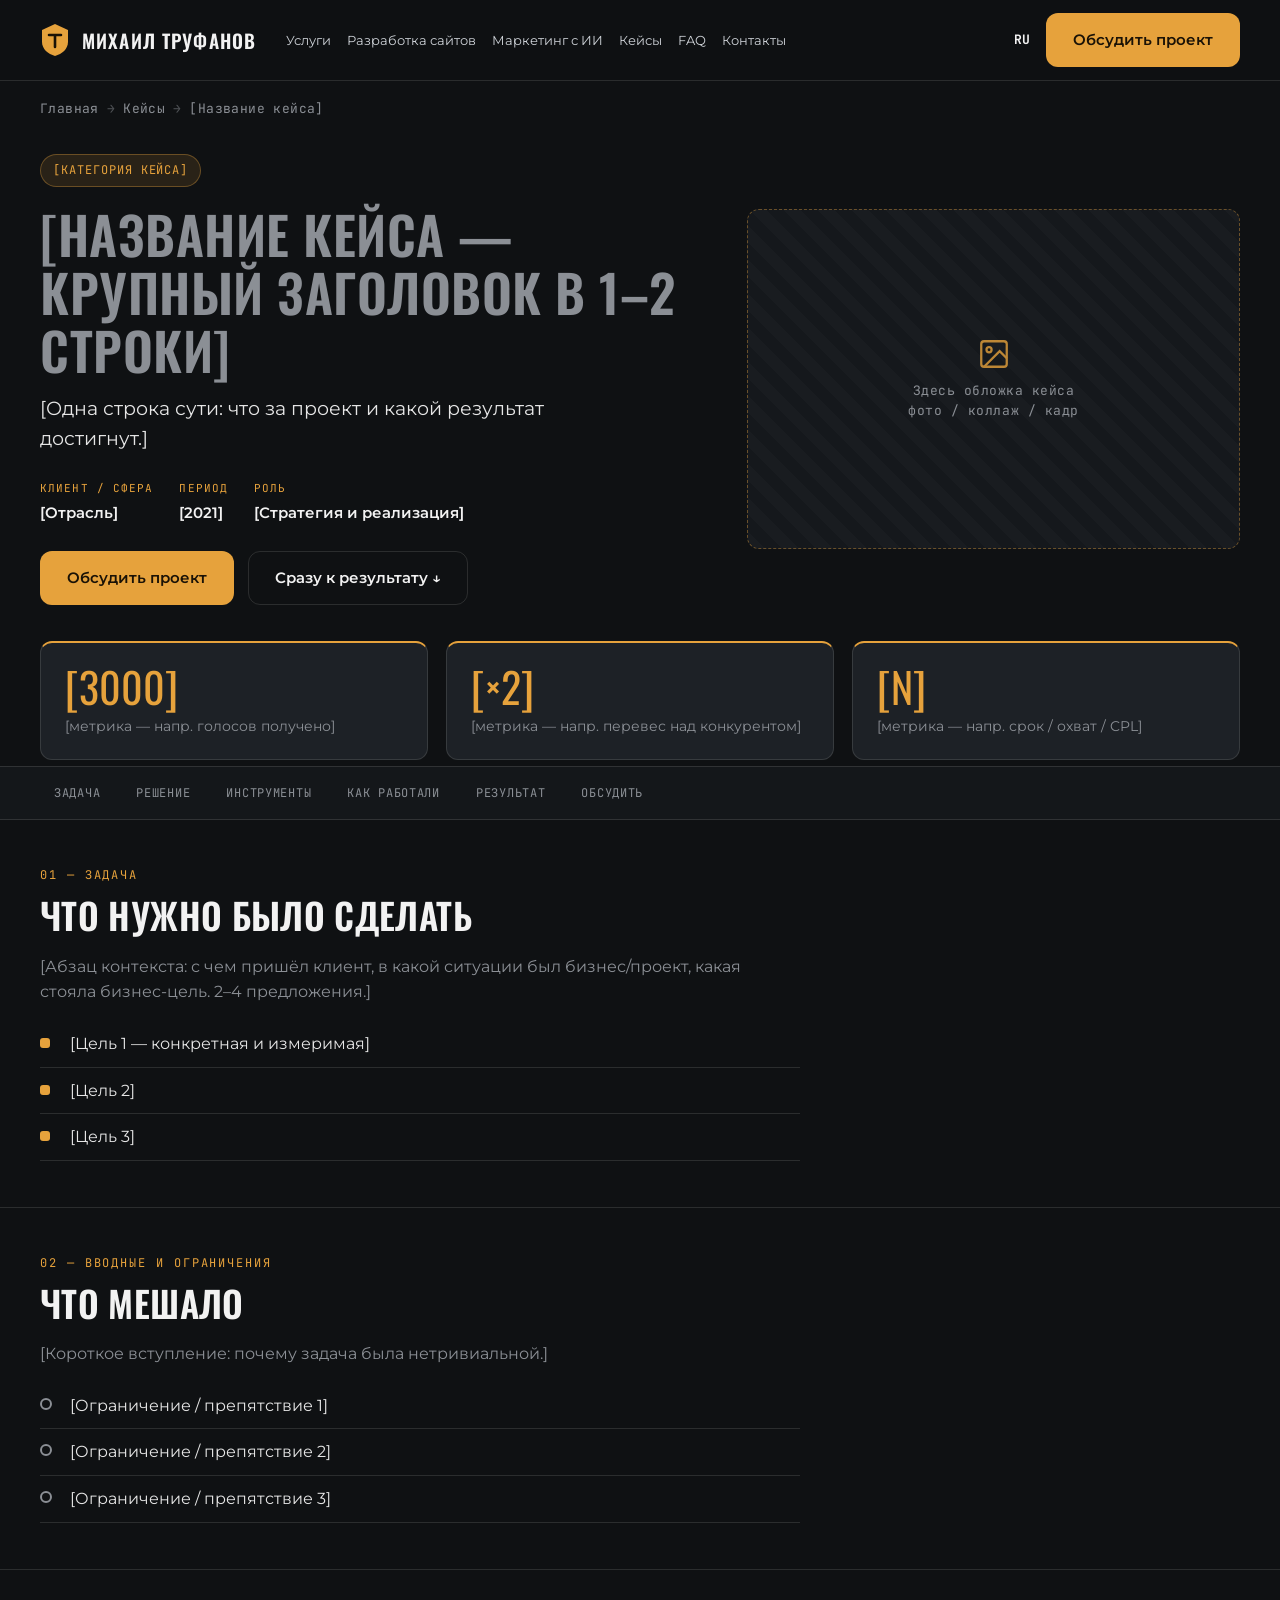
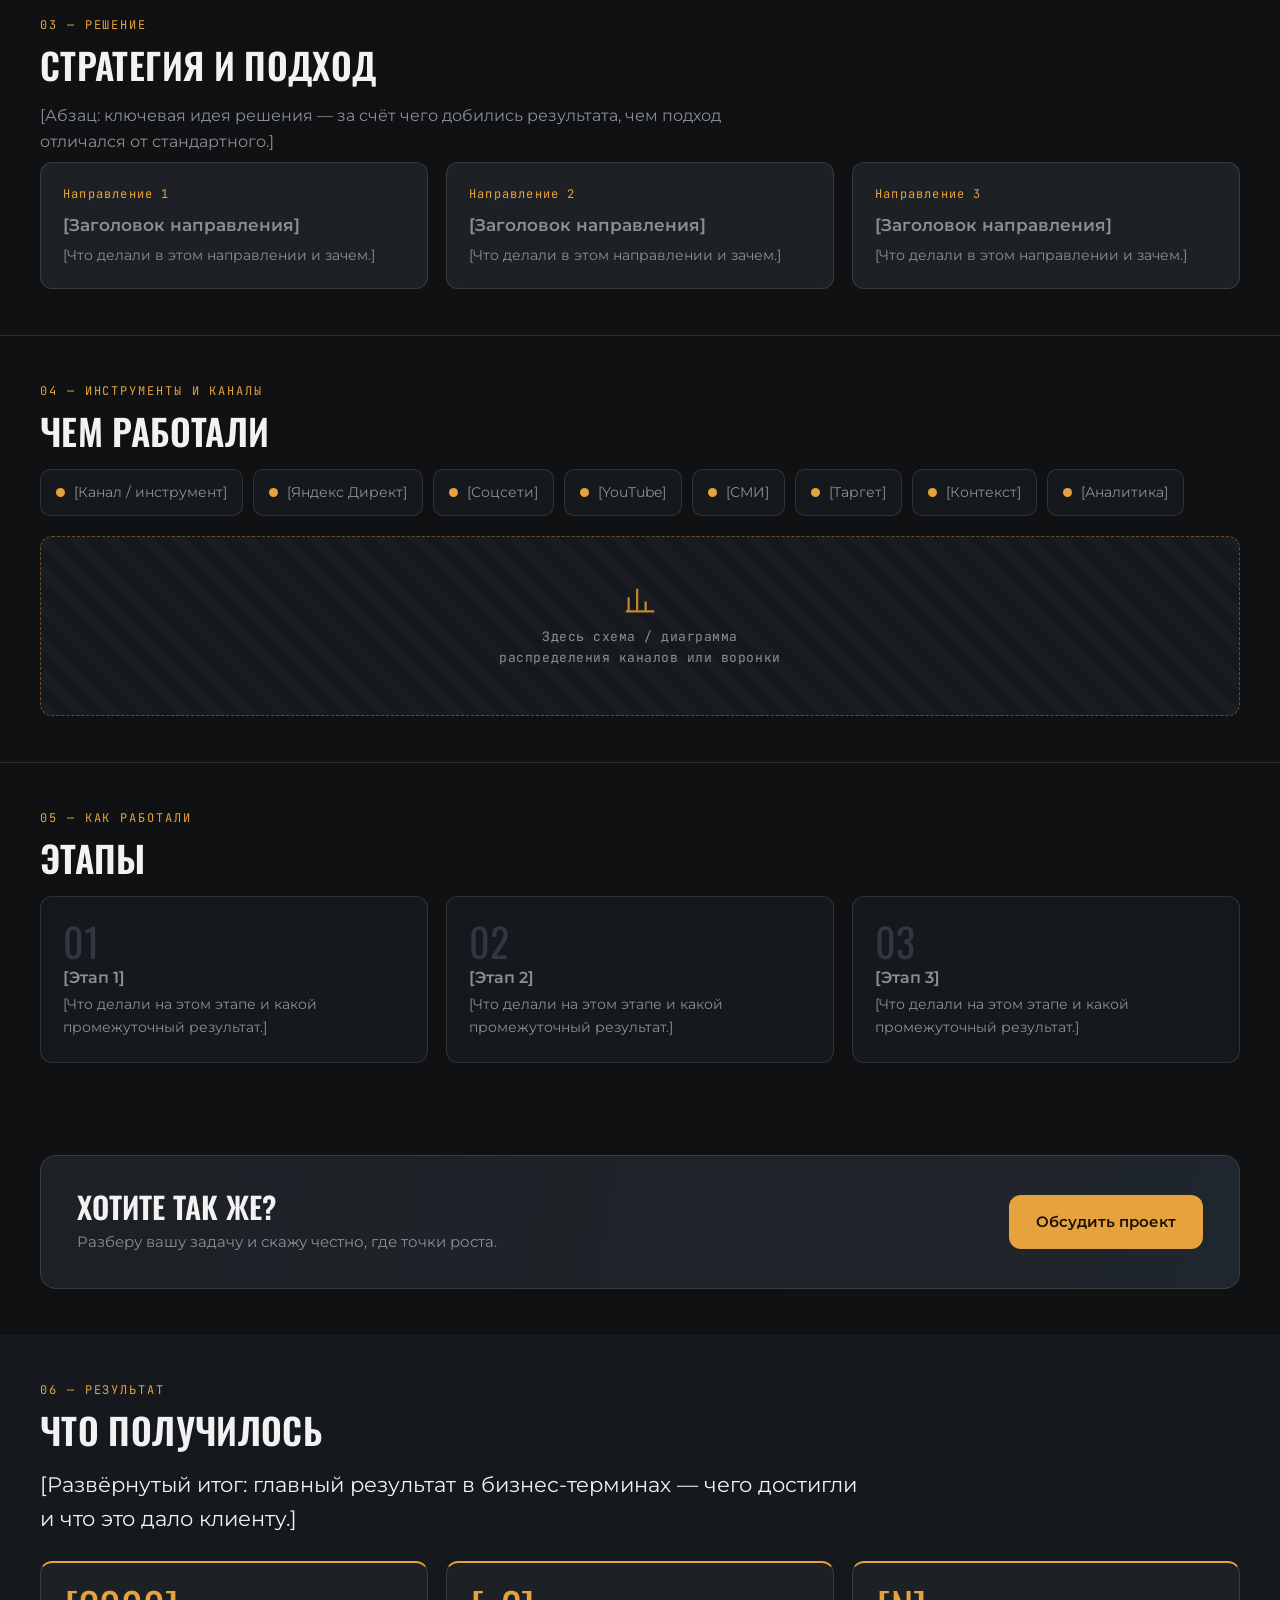
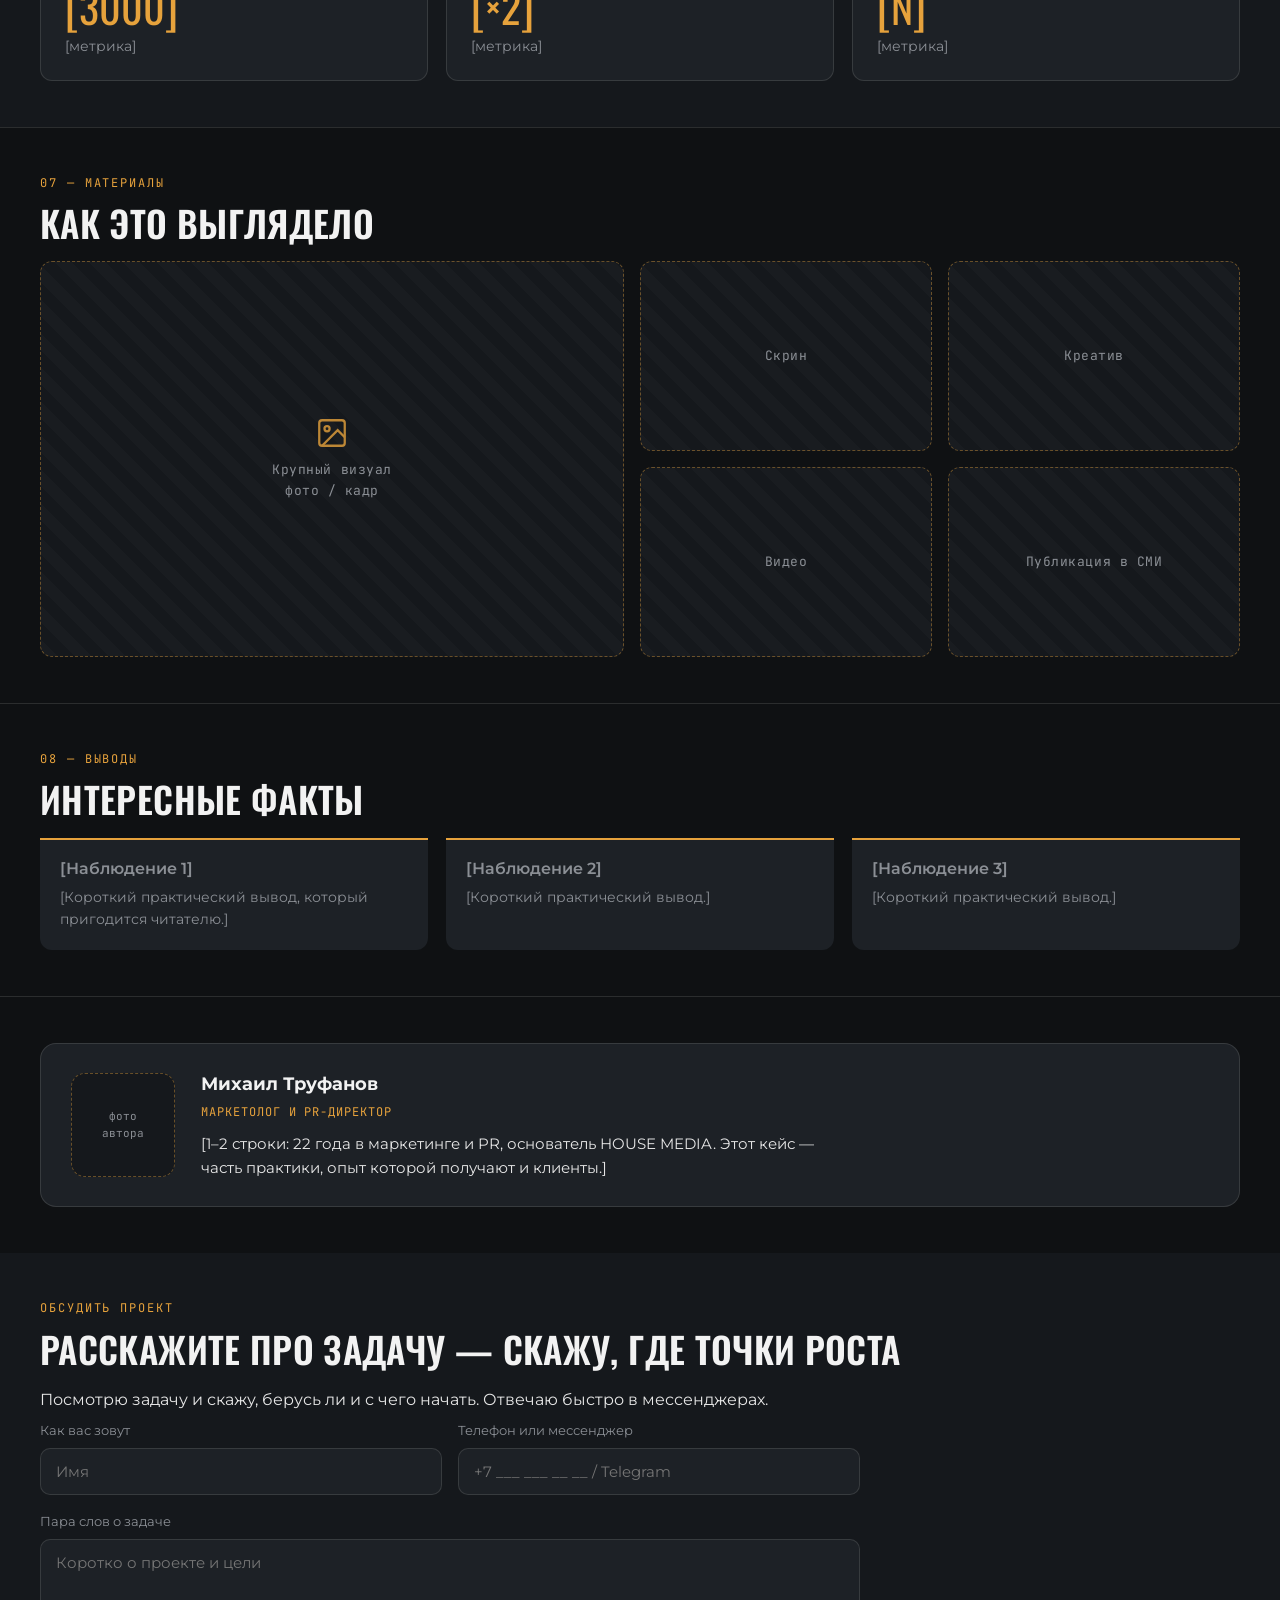
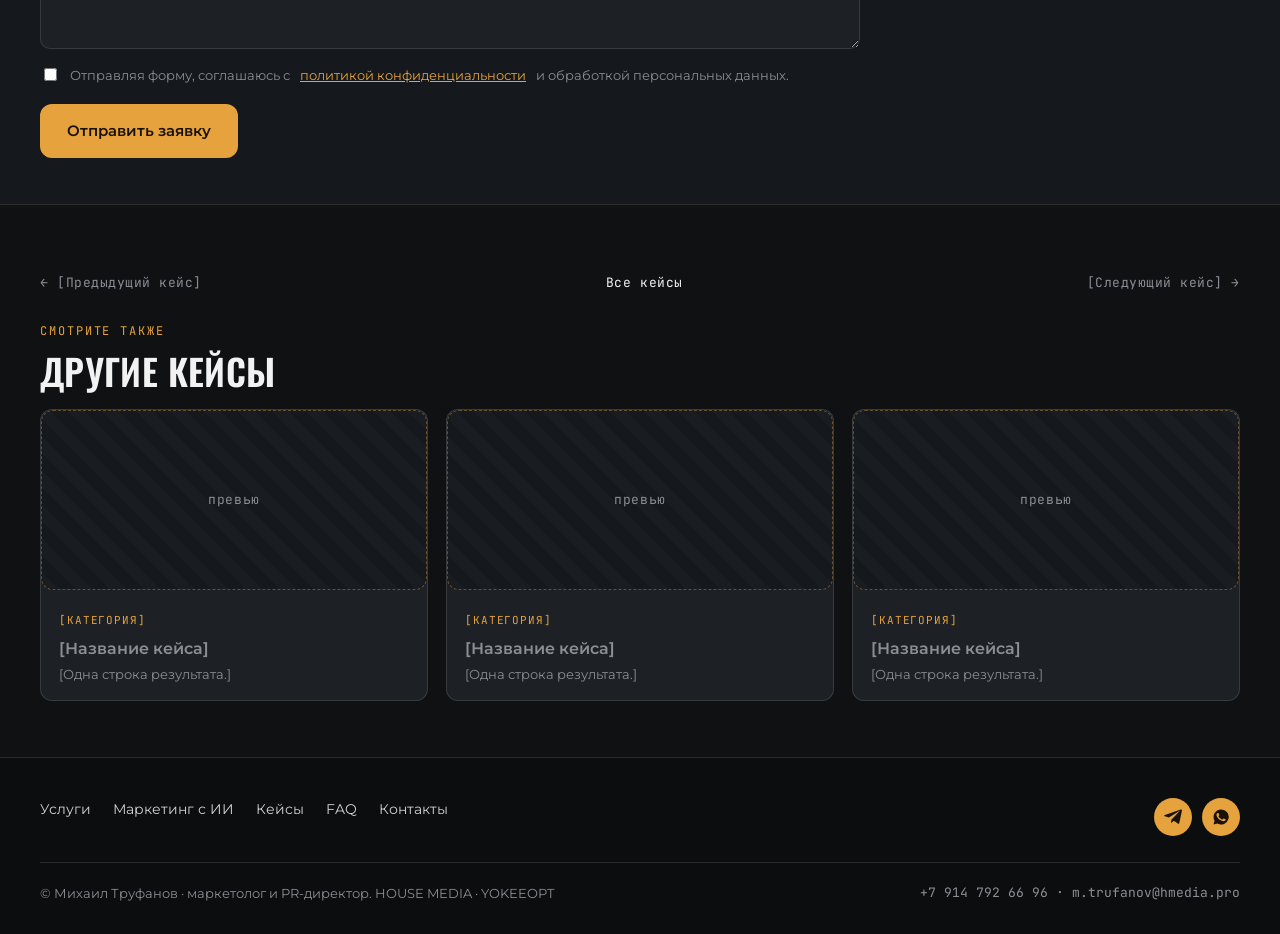
<file: case.html>
<!doctype html>
<html lang="ru">
<head>
<meta charset="utf-8">
<meta name="viewport" content="width=device-width, initial-scale=1">
<title>Кейс — Михаил Труфанов (макет)</title>
<link rel="preconnect" href="https://fonts.googleapis.com">
<link rel="preconnect" href="https://fonts.gstatic.com" crossorigin>
<link href="https://fonts.googleapis.com/css2?family=Oswald:wght@400;500;600;700&family=Montserrat:wght@400;500;600;700&family=JetBrains+Mono:wght@400;500&display=swap" rel="stylesheet">
<style>
:root{
  --bg:#0f1113; --panel:#1d2126; --panel-2:#15181c; --grey:#303740;
  --fg:#f2f2f2; --card-text:#e6e6e6; --muted:#8b8f95;
  --amber:#e6a23c; --amber-deep:#c8842a;
  --line:rgba(243,240,233,.12);
  --font-display:"Oswald",-apple-system,Segoe UI,Roboto,sans-serif;
  --font:"Montserrat",-apple-system,Segoe UI,Roboto,sans-serif;
  --mono:"JetBrains Mono",ui-monospace,monospace;
  --max:1240px; --pad:20px;
}
*{box-sizing:border-box}
html{scroll-behavior:smooth}
body{margin:0;background:var(--bg);color:var(--fg);font-family:var(--font);font-size:16px;line-height:1.6;-webkit-font-smoothing:antialiased}
a{color:inherit;text-decoration:none}
img{max-width:100%}
.wrap{max-width:var(--max);margin:0 auto;padding:0 var(--pad)}
h1,h2,h3,h4{margin:0;font-weight:600;line-height:1.12}
p{margin:0}
.amber{color:var(--amber)}
.mono{font-family:var(--mono)}
.eyebrow{font-family:var(--mono);font-size:12px;letter-spacing:.16em;text-transform:uppercase;color:var(--amber)}

/* ---------- placeholder markers (макет) ---------- */
.ph{color:var(--muted);font-style:normal}
.media-ph{display:flex;flex-direction:column;align-items:center;justify-content:center;gap:10px;
  border:1.5px dashed rgba(230,162,60,.4);border-radius:12px;background:
  repeating-linear-gradient(45deg,rgba(255,255,255,.015) 0 12px,transparent 12px 24px), var(--panel-2);
  color:var(--muted);text-align:center;padding:24px;min-height:180px}
.media-ph svg{width:34px;height:34px;stroke:var(--amber);opacity:.8}
.media-ph .cap{font-size:13px;font-family:var(--mono);letter-spacing:.04em}

/* ---------- buttons ---------- */
.btn{display:inline-flex;align-items:center;justify-content:center;gap:10px;height:54px;padding:0 26px;border-radius:12px;
  font-family:var(--font);font-weight:600;font-size:15px;cursor:pointer;border:1px solid transparent;transition:.18s;white-space:nowrap}
.btn-fill{background:var(--amber);color:#1a1206}
.btn-fill:hover{background:var(--amber-deep)}
.btn-grey{background:var(--grey);color:var(--fg);border-color:var(--line)}
.btn-grey:hover{background:#3a424d}
.btn-ghost{background:transparent;color:var(--fg);border-color:var(--line)}
.btn-ghost:hover{border-color:var(--amber);color:var(--amber)}

/* ---------- header ---------- */
.header{position:sticky;top:0;z-index:50;background:rgba(15,17,19,.86);backdrop-filter:blur(10px);border-bottom:1px solid var(--line)}
.header .wrap{display:flex;align-items:center;gap:28px;height:80px}
.logo{display:flex;align-items:center;gap:12px;font-family:var(--font-display);font-weight:600;letter-spacing:.06em;font-size:19px}
.logo .mark{width:30px;height:34px;flex:0 0 auto}
.menu{display:flex;gap:26px;margin-left:14px;font-size:15px;color:#cfd3d8}
.menu a:hover{color:var(--amber)}
.header .right{margin-left:auto;display:flex;align-items:center;gap:16px}
.lang{font-family:var(--mono);font-size:13px;color:var(--muted)}
.lang b{color:var(--fg)}

/* ---------- breadcrumbs ---------- */
.crumbs{padding:18px 0 0}
.crumbs .wrap{font-size:13px;color:var(--muted);font-family:var(--mono);letter-spacing:.03em}
.crumbs a:hover{color:var(--amber)}
.crumbs .sep{margin:0 8px;opacity:.5}

/* ---------- hero ---------- */
.hero{padding:34px 0 10px}
.hero-grid{display:grid;grid-template-columns:1.15fr .85fr;gap:40px;align-items:center}
.tag{display:inline-block;background:rgba(230,162,60,.12);border:1px solid rgba(230,162,60,.35);color:var(--amber);
  font-family:var(--mono);font-size:12px;letter-spacing:.08em;text-transform:uppercase;padding:6px 12px;border-radius:999px}
.hero h1{font-family:var(--font-display);font-size:clamp(30px,4.4vw,52px);letter-spacing:.01em;margin:18px 0 14px;text-transform:uppercase}
.hero .lead{font-size:clamp(16px,1.6vw,19px);color:var(--card-text);max-width:560px}
.meta{display:flex;flex-wrap:wrap;gap:10px 26px;margin:22px 0 26px;font-size:14px;color:var(--muted)}
.meta b{display:block;color:var(--fg);font-weight:600;font-size:15px;margin-top:2px}
.meta .mono{font-family:var(--mono);font-size:11px;letter-spacing:.1em;text-transform:uppercase;color:var(--amber)}
.hero-cta{display:flex;gap:14px;flex-wrap:wrap}
.hero-cover{min-height:340px}

/* ---------- metrics plate ---------- */
.metrics{margin:26px 0 6px}
.metrics-grid{display:grid;grid-template-columns:repeat(3,1fr);gap:18px}
.metric{background:var(--panel);border:1px solid var(--line);border-top:2px solid var(--amber);border-radius:12px;padding:22px 24px}
.metric .num{font-family:var(--font-display);font-size:clamp(30px,3.4vw,42px);color:var(--amber);line-height:1}
.metric .lbl{margin-top:8px;color:var(--card-text);font-size:14px}
.metric .lbl .ph{color:var(--muted)}

/* ---------- section base ---------- */
section.block{padding:46px 0}
.block > .wrap > .eyebrow{display:block;margin-bottom:10px}
.h2{font-family:var(--font-display);font-size:clamp(24px,3vw,36px);text-transform:uppercase;letter-spacing:.01em;margin-bottom:18px}
.rich{color:var(--card-text);max-width:760px}
.rich p+p{margin-top:14px}
.divider{height:1px;background:var(--line);border:0;margin:0}

/* anchor nav */
.anchornav{position:sticky;top:80px;z-index:40;background:rgba(21,24,28,.92);backdrop-filter:blur(8px);border-top:1px solid var(--line);border-bottom:1px solid var(--line)}
.anchornav .wrap{display:flex;gap:8px;overflow-x:auto;height:52px;align-items:center}
.anchornav a{font-family:var(--mono);font-size:12px;letter-spacing:.06em;text-transform:uppercase;color:var(--muted);
  padding:8px 14px;border-radius:8px;white-space:nowrap}
.anchornav a:hover{color:var(--fg);background:rgba(255,255,255,.04)}

/* checklist */
.ul{list-style:none;padding:0;margin:16px 0 0;max-width:760px}
.ul li{position:relative;padding:10px 0 10px 30px;border-bottom:1px solid var(--line);color:var(--card-text)}
.ul li::before{content:"";position:absolute;left:0;top:17px;width:10px;height:10px;border-radius:3px;background:var(--amber)}
.ul.warn li::before{background:transparent;border:2px solid var(--muted);border-radius:50%;top:15px;width:8px;height:8px}

/* solution cards */
.cards3{display:grid;grid-template-columns:repeat(3,1fr);gap:18px;margin-top:8px}
.card{background:var(--panel);border:1px solid var(--line);border-radius:12px;padding:22px}
.card h4{font-size:17px;margin-bottom:8px}
.card p{color:var(--muted);font-size:14px}
.card .n{font-family:var(--mono);color:var(--amber);font-size:12px;letter-spacing:.1em;margin-bottom:12px;display:block}

/* tools grid */
.tools{display:flex;flex-wrap:wrap;gap:10px;margin-top:6px}
.tool{display:inline-flex;align-items:center;gap:9px;background:var(--panel-2);border:1px solid var(--line);
  border-radius:10px;padding:11px 15px;font-size:14px;color:var(--card-text)}
.tool .dot{width:9px;height:9px;border-radius:50%;background:var(--amber);flex:0 0 auto}

/* steps */
.steps{display:grid;grid-template-columns:repeat(3,1fr);gap:18px;margin-top:8px}
.step{position:relative;background:var(--panel-2);border:1px solid var(--line);border-radius:12px;padding:24px 22px}
.step .idx{font-family:var(--font-display);font-size:40px;color:var(--grey);line-height:1;margin-bottom:8px}
.step h4{font-size:16px;margin-bottom:6px}
.step p{color:var(--muted);font-size:14px}

/* cta banner */
.ctabanner{background:linear-gradient(100deg,var(--panel) 0%,#20262d 100%);border:1px solid var(--line);border-radius:16px;
  padding:34px 36px;display:flex;align-items:center;justify-content:space-between;gap:24px;flex-wrap:wrap}
.ctabanner h3{font-family:var(--font-display);font-size:clamp(22px,2.6vw,30px);text-transform:uppercase}
.ctabanner p{color:var(--muted);margin-top:6px;font-size:15px}

/* result recap */
.result{background:var(--panel-2)}
.result-lead{font-size:clamp(17px,1.9vw,21px);color:var(--fg);max-width:820px;margin-bottom:26px}

/* gallery */
.gallery{display:grid;grid-template-columns:2fr 1fr 1fr;grid-auto-rows:190px;gap:16px}
.gallery .g1{grid-row:span 2}
@media(max-width:760px){.gallery{grid-template-columns:1fr 1fr;grid-auto-rows:150px}.gallery .g1{grid-column:span 2;grid-row:span 1}}

/* facts */
.facts{display:grid;grid-template-columns:repeat(3,1fr);gap:18px;margin-top:8px}
.fact{border-top:2px solid var(--amber);background:var(--panel);border-radius:0 0 12px 12px;padding:20px}
.fact h4{font-size:16px;margin-bottom:8px}
.fact p{color:var(--muted);font-size:14px}

/* author */
.author{display:flex;gap:26px;align-items:center;background:var(--panel);border:1px solid var(--line);border-radius:16px;padding:26px 30px;flex-wrap:wrap}
.author .ava{width:104px;height:104px;border-radius:14px;flex:0 0 auto;background:var(--panel-2);border:1.5px dashed rgba(230,162,60,.4);
  display:flex;align-items:center;justify-content:center;color:var(--muted);font-family:var(--mono);font-size:11px;text-align:center}
.author .who b{font-size:18px}
.author .who .role{color:var(--amber);font-family:var(--mono);font-size:12px;letter-spacing:.08em;text-transform:uppercase;margin:4px 0 10px}
.author .who p{color:var(--card-text);font-size:15px;max-width:640px}

/* form */
.formsec{background:var(--panel-2)}
.form-grid{display:grid;grid-template-columns:1fr 1fr;gap:16px;margin-top:8px;max-width:820px}
.field{display:flex;flex-direction:column;gap:7px}
.field.full{grid-column:1 / -1}
.fl{font-size:13px;color:var(--muted)}
.field input,.field textarea{background:var(--panel);border:1px solid var(--line);border-radius:10px;color:var(--fg);
  font-family:var(--font);font-size:15px;padding:13px 15px;outline:none;transition:.15s}
.field input:focus,.field textarea:focus{border-color:var(--amber)}
.field textarea{min-height:110px;resize:vertical}
.consent{display:flex;gap:10px;align-items:flex-start;font-size:13px;color:var(--muted);margin:16px 0 18px;max-width:820px}
.consent input{margin-top:3px;accent-color:var(--amber)}
.consent a{color:var(--amber);text-decoration:underline}

/* case navigation */
.casenav{border-top:1px solid var(--line)}
.casenav .row{display:flex;justify-content:space-between;align-items:center;gap:16px;padding:22px 0;flex-wrap:wrap}
.casenav .row a{font-family:var(--mono);font-size:13px;letter-spacing:.04em;color:var(--muted)}
.casenav .row a:hover{color:var(--amber)}
.casenav .row .all{color:var(--fg)}
.others{display:grid;grid-template-columns:repeat(3,1fr);gap:18px;margin-top:6px}
.ocard{background:var(--panel);border:1px solid var(--line);border-radius:12px;overflow:hidden;transition:.16s}
.ocard:hover{border-color:rgba(230,162,60,.5);transform:translateY(-2px)}
.ocard .oimg{height:140px}
.ocard .obody{padding:16px 18px}
.ocard .otag{font-family:var(--mono);font-size:11px;letter-spacing:.08em;text-transform:uppercase;color:var(--amber)}
.ocard h4{font-size:16px;margin:8px 0 6px}
.ocard p{color:var(--muted);font-size:13px}

/* footer */
.footer{background:#0b0d0e;border-top:1px solid var(--line);padding:40px 0 30px;margin-top:10px}
.footer .top{display:flex;justify-content:space-between;gap:24px;flex-wrap:wrap}
.footer .fmenu{display:flex;gap:22px;flex-wrap:wrap;color:#cfd3d8;font-size:14px}
.footer .fmenu a:hover{color:var(--amber)}
.footer .socs{display:flex;gap:10px}
.footer .soc{width:38px;height:38px;border-radius:50%;background:var(--amber);display:flex;align-items:center;justify-content:center}
.footer .soc svg{width:18px;height:18px;fill:#1a1206}
.footer .copy{margin-top:26px;padding-top:20px;border-top:1px solid var(--line);color:var(--muted);font-size:13px;display:flex;justify-content:space-between;gap:16px;flex-wrap:wrap}

/* sticky CTA */
.stickycta{position:fixed;right:24px;bottom:24px;z-index:60;opacity:0;transform:translateY(14px);pointer-events:none;transition:.28s}
.stickycta.show{opacity:1;transform:none;pointer-events:auto}
.stickycta .btn{height:56px;box-shadow:0 10px 30px rgba(0,0,0,.4)}
.mobicta{display:none}

/* responsive */
@media(max-width:900px){
  .hero-grid{grid-template-columns:1fr;gap:24px}
  .hero-cover{min-height:230px;order:-1}
  .cards3,.steps,.facts,.others{grid-template-columns:1fr 1fr}
  .menu{display:none}
}
@media(max-width:640px){
  .metrics-grid{grid-template-columns:1fr}
  .cards3,.steps,.facts,.others,.form-grid{grid-template-columns:1fr}
  .header .wrap{height:66px;gap:14px}
  .header .right .btn{display:none}
  .stickycta{display:none}
  .mobicta{display:block;position:fixed;left:0;right:0;bottom:0;z-index:60;background:rgba(15,17,19,.96);
    border-top:1px solid var(--line);padding:10px 16px;backdrop-filter:blur(8px)}
  .mobicta .btn{width:100%}
  body{padding-bottom:74px}
}
</style>
<style id="shared-site-navigation">
/* Shared navigation: website development stays on one line. */
header .menu{gap:16px;font-size:13px;flex-shrink:0}
header .menu a{white-space:nowrap;flex-shrink:0}
header .brand,header .logo,header .nav-right,header .right{flex-shrink:0}
header .brand b{font-size:14px;white-space:nowrap}
header .nav,header.header .wrap{gap:16px}
@media(max-width:1180px){
  header .nav,header.header .wrap{height:auto;min-height:78px;flex-wrap:wrap;padding-top:14px;padding-bottom:10px;row-gap:10px}
  header .nav-right,header .right{margin-left:auto}
  header .menu{display:flex;order:3;flex-basis:100%;min-width:0;max-width:100%;margin-left:0;justify-content:center;overflow-x:auto;padding:4px 0 8px;scrollbar-width:thin;scrollbar-color:var(--amber) transparent}
  html{scroll-padding-top:142px}
}
@media(max-width:640px){
  header .menu{justify-content:flex-start;gap:20px;font-size:12px}
  header .brand{gap:8px}
  header .brand b{font-size:10px;letter-spacing:.07em}
  header .brand svg,header .brand img{width:24px;height:26px}
  header .logo{font-size:16px;white-space:nowrap;gap:8px}
  header .nav-right>.btn,header .right>.btn{display:none}
  header .lang button{padding:8px;font-size:11px}
}
</style>
</head>
<body>

<!-- 1. HEADER -->
<header class="header">
  <div class="wrap">
    <a class="logo" href="#">
      <svg class="mark" viewBox="0 0 30 34" fill="none" aria-hidden="true">
        <path d="M15 1 L28 7 V19 C28 26 22 31 15 33 C8 31 2 26 2 19 V7 Z" fill="#e6a23c"/>
        <path d="M9 12 H21 M15 12 V24" stroke="#1a1206" stroke-width="2.6" stroke-linecap="round"/>
      </svg>
      МИХАИЛ ТРУФАНОВ
    </a>
    <nav class="menu">
      <a href="#">Услуги</a>
        <a href="sites_prises.html">Разработка сайтов</a>
      <a href="#">Маркетинг с ИИ</a>
      <a href="#">Кейсы</a>
      <a href="#">FAQ</a>
      <a href="#">Контакты</a>
    </nav>
    <div class="right">
      <span class="lang"><b>RU</b></span>
      <a class="btn btn-fill" href="#form">Обсудить проект</a>
    </div>
  </div>
</header>

<!-- 2. BREADCRUMBS -->
<div class="crumbs">
  <div class="wrap">
    <a href="#">Главная</a><span class="sep">→</span><a href="#">Кейсы</a><span class="sep">→</span><span class="ph">[Название кейса]</span>
  </div>
</div>

<!-- 3. HERO -->
<section class="hero">
  <div class="wrap">
    <div class="hero-grid">
      <div>
        <span class="tag ph">[Категория кейса]</span>
        <h1><span class="ph">[Название кейса — крупный заголовок в 1–2 строки]</span></h1>
        <p class="lead ph">[Одна строка сути: что за проект и какой результат достигнут.]</p>
        <div class="meta">
          <div><span class="mono">Клиент / сфера</span><b class="ph">[Отрасль]</b></div>
          <div><span class="mono">Период</span><b class="ph">[2021]</b></div>
          <div><span class="mono">Роль</span><b class="ph">[Стратегия и реализация]</b></div>
        </div>
        <div class="hero-cta">
          <a class="btn btn-fill" href="#form">Обсудить проект</a>
          <a class="btn btn-ghost" href="#result">Сразу к результату ↓</a>
        </div>
      </div>
      <div class="hero-cover media-ph">
        <svg viewBox="0 0 24 24" fill="none" stroke-width="1.6"><rect x="3" y="3" width="18" height="18" rx="2"/><circle cx="8.5" cy="9" r="1.8"/><path d="M21 15l-5-5L5 21"/></svg>
        <span class="cap">Здесь обложка кейса<br>фото / коллаж / кадр</span>
      </div>
    </div>
  </div>
</section>

<!-- 4. METRICS PLATE -->
<section class="metrics">
  <div class="wrap">
    <div class="metrics-grid">
      <div class="metric"><div class="num ph">[3000]</div><div class="lbl"><span class="ph">[метрика — напр. голосов получено]</span></div></div>
      <div class="metric"><div class="num ph">[×2]</div><div class="lbl"><span class="ph">[метрика — напр. перевес над конкурентом]</span></div></div>
      <div class="metric"><div class="num ph">[N]</div><div class="lbl"><span class="ph">[метрика — напр. срок / охват / CPL]</span></div></div>
    </div>
  </div>
</section>

<!-- 5. ANCHOR NAV -->
<nav class="anchornav">
  <div class="wrap">
    <a href="#task">Задача</a>
    <a href="#solution">Решение</a>
    <a href="#tools">Инструменты</a>
    <a href="#steps">Как работали</a>
    <a href="#result">Результат</a>
    <a href="#form">Обсудить</a>
  </div>
</nav>

<!-- 6. TASK -->
<section class="block" id="task">
  <div class="wrap">
    <span class="eyebrow">01 — Задача</span>
    <h2 class="h2">Что нужно было сделать</h2>
    <div class="rich">
      <p class="ph">[Абзац контекста: с чем пришёл клиент, в какой ситуации был бизнес/проект, какая стояла бизнес-цель. 2–4 предложения.]</p>
    </div>
    <ul class="ul">
      <li class="ph">[Цель 1 — конкретная и измеримая]</li>
      <li class="ph">[Цель 2]</li>
      <li class="ph">[Цель 3]</li>
    </ul>
  </div>
</section>

<hr class="divider">

<!-- 7. PROBLEM -->
<section class="block" id="problem">
  <div class="wrap">
    <span class="eyebrow">02 — Вводные и ограничения</span>
    <h2 class="h2">Что мешало</h2>
    <div class="rich"><p class="ph">[Короткое вступление: почему задача была нетривиальной.]</p></div>
    <ul class="ul warn">
      <li class="ph">[Ограничение / препятствие 1]</li>
      <li class="ph">[Ограничение / препятствие 2]</li>
      <li class="ph">[Ограничение / препятствие 3]</li>
    </ul>
  </div>
</section>

<hr class="divider">

<!-- 8. SOLUTION -->
<section class="block" id="solution">
  <div class="wrap">
    <span class="eyebrow">03 — Решение</span>
    <h2 class="h2">Стратегия и подход</h2>
    <div class="rich"><p class="ph">[Абзац: ключевая идея решения — за счёт чего добились результата, чем подход отличался от стандартного.]</p></div>
    <div class="cards3">
      <div class="card"><span class="n">Направление 1</span><h4 class="ph">[Заголовок направления]</h4><p class="ph">[Что делали в этом направлении и зачем.]</p></div>
      <div class="card"><span class="n">Направление 2</span><h4 class="ph">[Заголовок направления]</h4><p class="ph">[Что делали в этом направлении и зачем.]</p></div>
      <div class="card"><span class="n">Направление 3</span><h4 class="ph">[Заголовок направления]</h4><p class="ph">[Что делали в этом направлении и зачем.]</p></div>
    </div>
  </div>
</section>

<hr class="divider">

<!-- 9. TOOLS -->
<section class="block" id="tools">
  <div class="wrap">
    <span class="eyebrow">04 — Инструменты и каналы</span>
    <h2 class="h2">Чем работали</h2>
    <div class="tools">
      <span class="tool"><span class="dot"></span><span class="ph">[Канал / инструмент]</span></span>
      <span class="tool"><span class="dot"></span><span class="ph">[Яндекс Директ]</span></span>
      <span class="tool"><span class="dot"></span><span class="ph">[Соцсети]</span></span>
      <span class="tool"><span class="dot"></span><span class="ph">[YouTube]</span></span>
      <span class="tool"><span class="dot"></span><span class="ph">[СМИ]</span></span>
      <span class="tool"><span class="dot"></span><span class="ph">[Таргет]</span></span>
      <span class="tool"><span class="dot"></span><span class="ph">[Контекст]</span></span>
      <span class="tool"><span class="dot"></span><span class="ph">[Аналитика]</span></span>
    </div>
    <div style="margin-top:20px" class="media-ph">
      <svg viewBox="0 0 24 24" fill="none" stroke-width="1.6"><path d="M4 20V10M10 20V4M16 20v-7M22 20H2"/></svg>
      <span class="cap">Здесь схема / диаграмма<br>распределения каналов или воронки</span>
    </div>
  </div>
</section>

<hr class="divider">

<!-- 10. STEPS -->
<section class="block" id="steps">
  <div class="wrap">
    <span class="eyebrow">05 — Как работали</span>
    <h2 class="h2">Этапы</h2>
    <div class="steps">
      <div class="step"><div class="idx">01</div><h4 class="ph">[Этап 1]</h4><p class="ph">[Что делали на этом этапе и какой промежуточный результат.]</p></div>
      <div class="step"><div class="idx">02</div><h4 class="ph">[Этап 2]</h4><p class="ph">[Что делали на этом этапе и какой промежуточный результат.]</p></div>
      <div class="step"><div class="idx">03</div><h4 class="ph">[Этап 3]</h4><p class="ph">[Что делали на этом этапе и какой промежуточный результат.]</p></div>
    </div>
  </div>
</section>

<!-- 11. CTA BANNER -->
<section class="block">
  <div class="wrap">
    <div class="ctabanner">
      <div>
        <h3>Хотите так же?</h3>
        <p>Разберу вашу задачу и скажу честно, где точки роста.</p>
      </div>
      <a class="btn btn-fill" href="#form">Обсудить проект</a>
    </div>
  </div>
</section>

<!-- 12. RESULT -->
<section class="block result" id="result">
  <div class="wrap">
    <span class="eyebrow">06 — Результат</span>
    <h2 class="h2">Что получилось</h2>
    <p class="result-lead ph">[Развёрнутый итог: главный результат в бизнес-терминах — чего достигли и что это дало клиенту.]</p>
    <div class="metrics-grid">
      <div class="metric"><div class="num ph">[3000]</div><div class="lbl"><span class="ph">[метрика]</span></div></div>
      <div class="metric"><div class="num ph">[×2]</div><div class="lbl"><span class="ph">[метрика]</span></div></div>
      <div class="metric"><div class="num ph">[N]</div><div class="lbl"><span class="ph">[метрика]</span></div></div>
    </div>
  </div>
</section>

<hr class="divider">

<!-- 13. GALLERY -->
<section class="block" id="gallery">
  <div class="wrap">
    <span class="eyebrow">07 — Материалы</span>
    <h2 class="h2">Как это выглядело</h2>
    <div class="gallery">
      <div class="media-ph g1"><svg viewBox="0 0 24 24" fill="none" stroke-width="1.6"><rect x="3" y="3" width="18" height="18" rx="2"/><circle cx="8.5" cy="9" r="1.8"/><path d="M21 15l-5-5L5 21"/></svg><span class="cap">Крупный визуал<br>фото / кадр</span></div>
      <div class="media-ph"><span class="cap">Скрин</span></div>
      <div class="media-ph"><span class="cap">Креатив</span></div>
      <div class="media-ph"><span class="cap">Видео</span></div>
      <div class="media-ph"><span class="cap">Публикация в СМИ</span></div>
    </div>
  </div>
</section>

<hr class="divider">

<!-- 14. FACTS -->
<section class="block" id="facts">
  <div class="wrap">
    <span class="eyebrow">08 — Выводы</span>
    <h2 class="h2">Интересные факты</h2>
    <div class="facts">
      <div class="fact"><h4 class="ph">[Наблюдение 1]</h4><p class="ph">[Короткий практический вывод, который пригодится читателю.]</p></div>
      <div class="fact"><h4 class="ph">[Наблюдение 2]</h4><p class="ph">[Короткий практический вывод.]</p></div>
      <div class="fact"><h4 class="ph">[Наблюдение 3]</h4><p class="ph">[Короткий практический вывод.]</p></div>
    </div>
  </div>
</section>

<hr class="divider">

<!-- 15. AUTHOR -->
<section class="block">
  <div class="wrap">
    <div class="author">
      <div class="ava">фото<br>автора</div>
      <div class="who">
        <b>Михаил Труфанов</b>
        <div class="role">Маркетолог и PR-директор</div>
        <p class="ph">[1–2 строки: 22 года в маркетинге и PR, основатель HOUSE MEDIA. Этот кейс — часть практики, опыт которой получают и клиенты.]</p>
      </div>
    </div>
  </div>
</section>

<!-- 16. FORM -->
<section class="block formsec" id="form">
  <div class="wrap">
    <span class="eyebrow">Обсудить проект</span>
    <h2 class="h2">Расскажите про задачу — скажу, где точки роста</h2>
    <p class="rich" style="margin-bottom:6px">Посмотрю задачу и скажу, берусь ли и с чего начать. Отвечаю быстро в мессенджерах.</p>
    <form onsubmit="return false">
      <div class="form-grid">
        <div class="field"><label class="fl">Как вас зовут</label><input type="text" placeholder="Имя"></div>
        <div class="field"><label class="fl">Телефон или мессенджер</label><input type="text" placeholder="+7 ___ ___ __ __ / Telegram"></div>
        <div class="field full"><label class="fl">Пара слов о задаче</label><textarea placeholder="Коротко о проекте и цели"></textarea></div>
      </div>
      <label class="consent"><input type="checkbox" required> Отправляя форму, соглашаюсь с <a href="#">политикой конфиденциальности</a> и обработкой персональных данных.</label>
      <button class="btn btn-fill" type="submit">Отправить заявку</button>
    </form>
  </div>
</section>

<!-- 17. CASE NAV -->
<section class="block casenav" id="cases">
  <div class="wrap">
    <div class="row">
      <a href="#">← <span class="ph">[Предыдущий кейс]</span></a>
      <a href="#" class="all">Все кейсы</a>
      <a href="#"><span class="ph">[Следующий кейс]</span> →</a>
    </div>
    <div style="height:6px"></div>
    <span class="eyebrow">Смотрите также</span>
    <h2 class="h2" style="margin-top:8px">Другие кейсы</h2>
    <div class="others">
      <a class="ocard" href="#"><div class="oimg media-ph"><span class="cap">превью</span></div><div class="obody"><span class="otag ph">[Категория]</span><h4 class="ph">[Название кейса]</h4><p class="ph">[Одна строка результата.]</p></div></a>
      <a class="ocard" href="#"><div class="oimg media-ph"><span class="cap">превью</span></div><div class="obody"><span class="otag ph">[Категория]</span><h4 class="ph">[Название кейса]</h4><p class="ph">[Одна строка результата.]</p></div></a>
      <a class="ocard" href="#"><div class="oimg media-ph"><span class="cap">превью</span></div><div class="obody"><span class="otag ph">[Категория]</span><h4 class="ph">[Название кейса]</h4><p class="ph">[Одна строка результата.]</p></div></a>
    </div>
  </div>
</section>

<!-- FOOTER -->
<footer class="footer">
  <div class="wrap">
    <div class="top">
      <nav class="fmenu">
        <a href="#">Услуги</a><a href="#">Маркетинг с ИИ</a><a href="#">Кейсы</a><a href="#">FAQ</a><a href="#">Контакты</a>
      </nav>
      <div class="socs">
        <a class="soc" href="#" aria-label="Telegram"><svg viewBox="0 0 24 24"><path d="M9.8 15.6l-.4 4.2c.5 0 .8-.2 1.1-.5l2.6-2.4 5.4 3.9c1 .5 1.7.3 1.9-.9l3.5-16.3c.3-1.4-.5-2-1.5-1.6L1.2 9.4C-.1 9.9 0 10.7 1 11l5.5 1.7L20 4.2c.6-.4 1.2-.2.7.2z"/></svg></a>
        <a class="soc" href="#" aria-label="WhatsApp"><svg viewBox="0 0 24 24"><path d="M12 2a10 10 0 00-8.6 15L2 22l5.2-1.4A10 10 0 1012 2zm5.8 14.1c-.2.7-1.4 1.3-2 1.4-.5.1-1.2.1-1.9-.1-.4-.1-1-.3-1.7-.6-3-1.3-4.9-4.3-5-4.5-.2-.2-1.2-1.6-1.2-3s.7-2.1 1-2.4c.2-.3.5-.4.7-.4h.5c.2 0 .4 0 .6.5l.8 2c.1.2.1.4 0 .5l-.4.6-.4.4c-.2.2-.3.4-.1.7.2.3.9 1.5 2 2.4 1.4 1.2 2.5 1.6 2.8 1.7.3.1.5.1.7-.1l.9-1c.2-.3.4-.2.7-.1l2 .9c.3.2.5.3.6.4.1.2.1.8-.1 1.5z"/></svg></a>
      </div>
    </div>
    <div class="copy">
      <span>© Михаил Труфанов · маркетолог и PR-директор. HOUSE MEDIA · YOKEEOPT</span>
      <span class="mono">+7 914 792 66 96 · m.trufanov@hmedia.pro</span>
    </div>
  </div>
</footer>

<!-- STICKY CTA -->
<a class="stickycta" id="stickycta" href="#form"><span class="btn btn-fill">Обсудить проект</span></a>
<div class="mobicta"><a class="btn btn-fill" href="#form">Обсудить проект</a></div>

<script>
(function(){
  var s=document.getElementById('stickycta');
  function upd(){ if(window.scrollY>560){s.classList.add('show')}else{s.classList.remove('show')} }
  window.addEventListener('scroll',upd,{passive:true}); upd();
})();
</script>
</body>
</html>
</file>
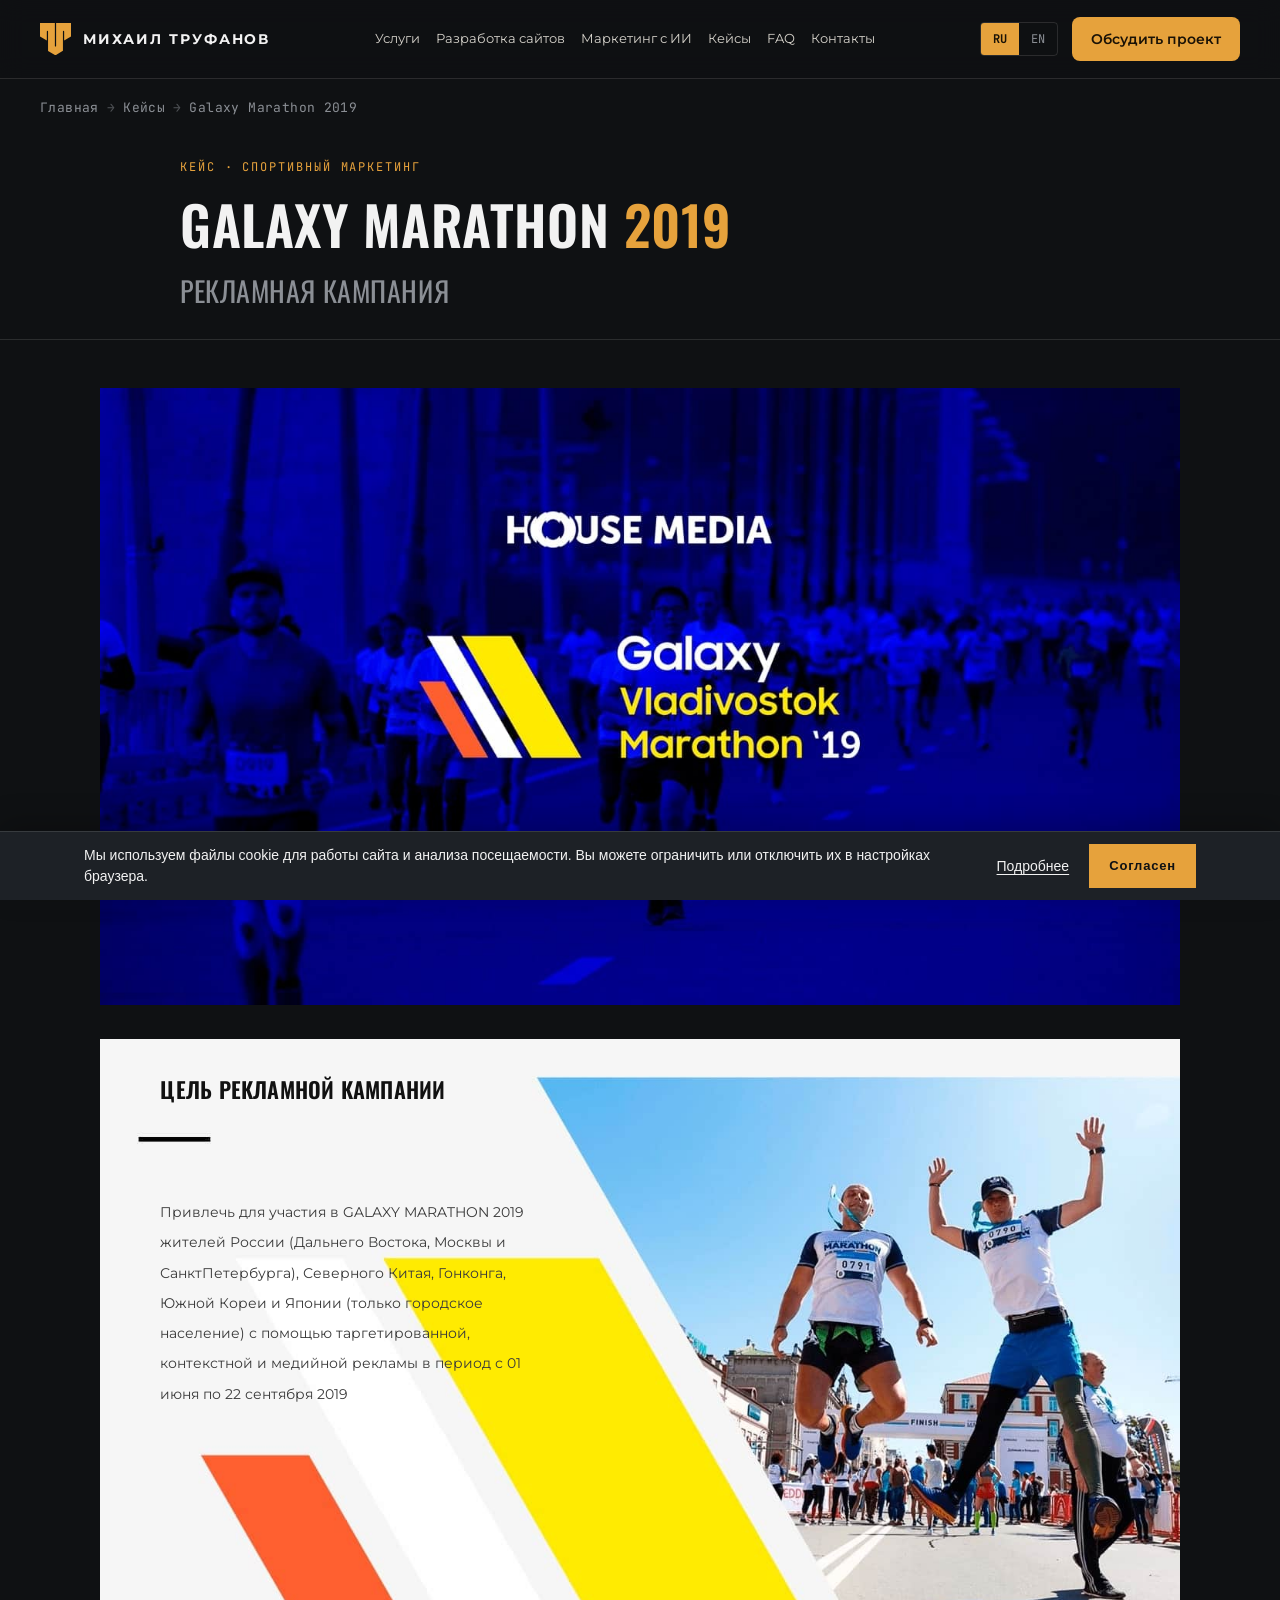
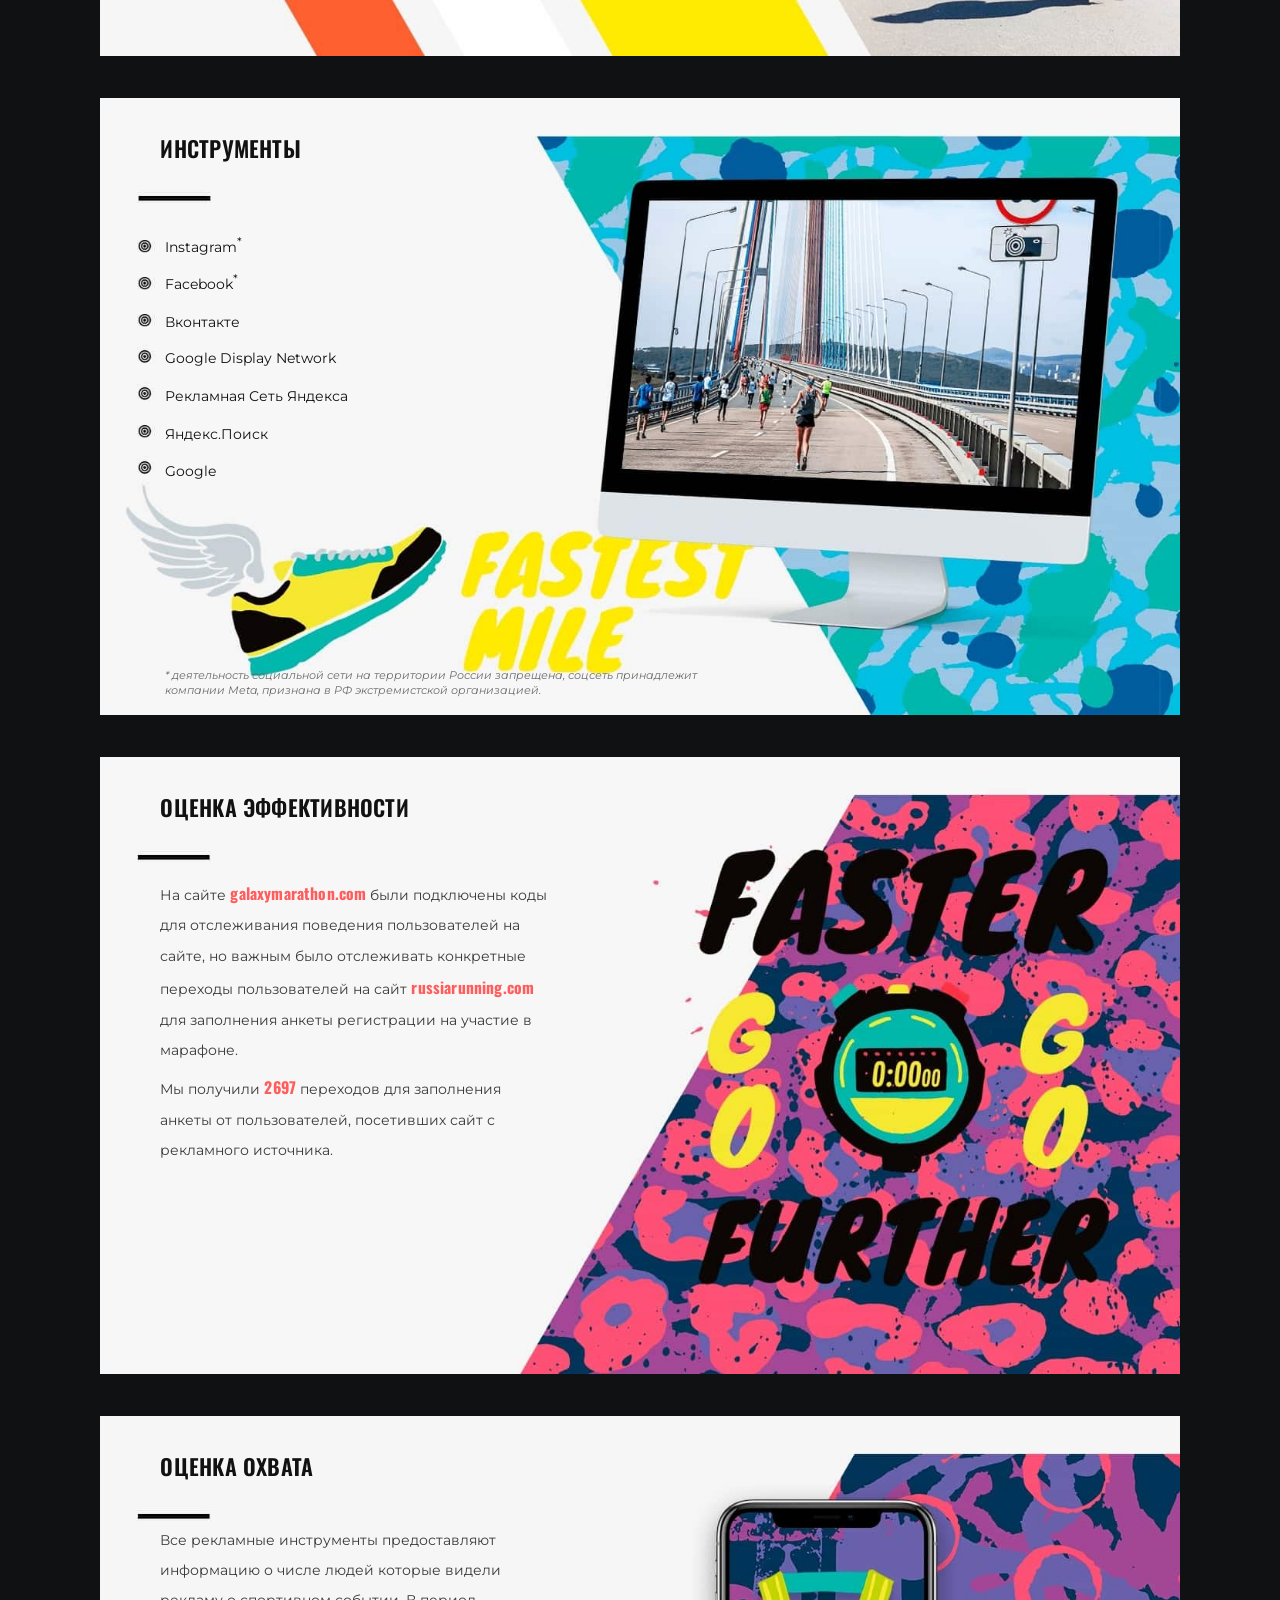
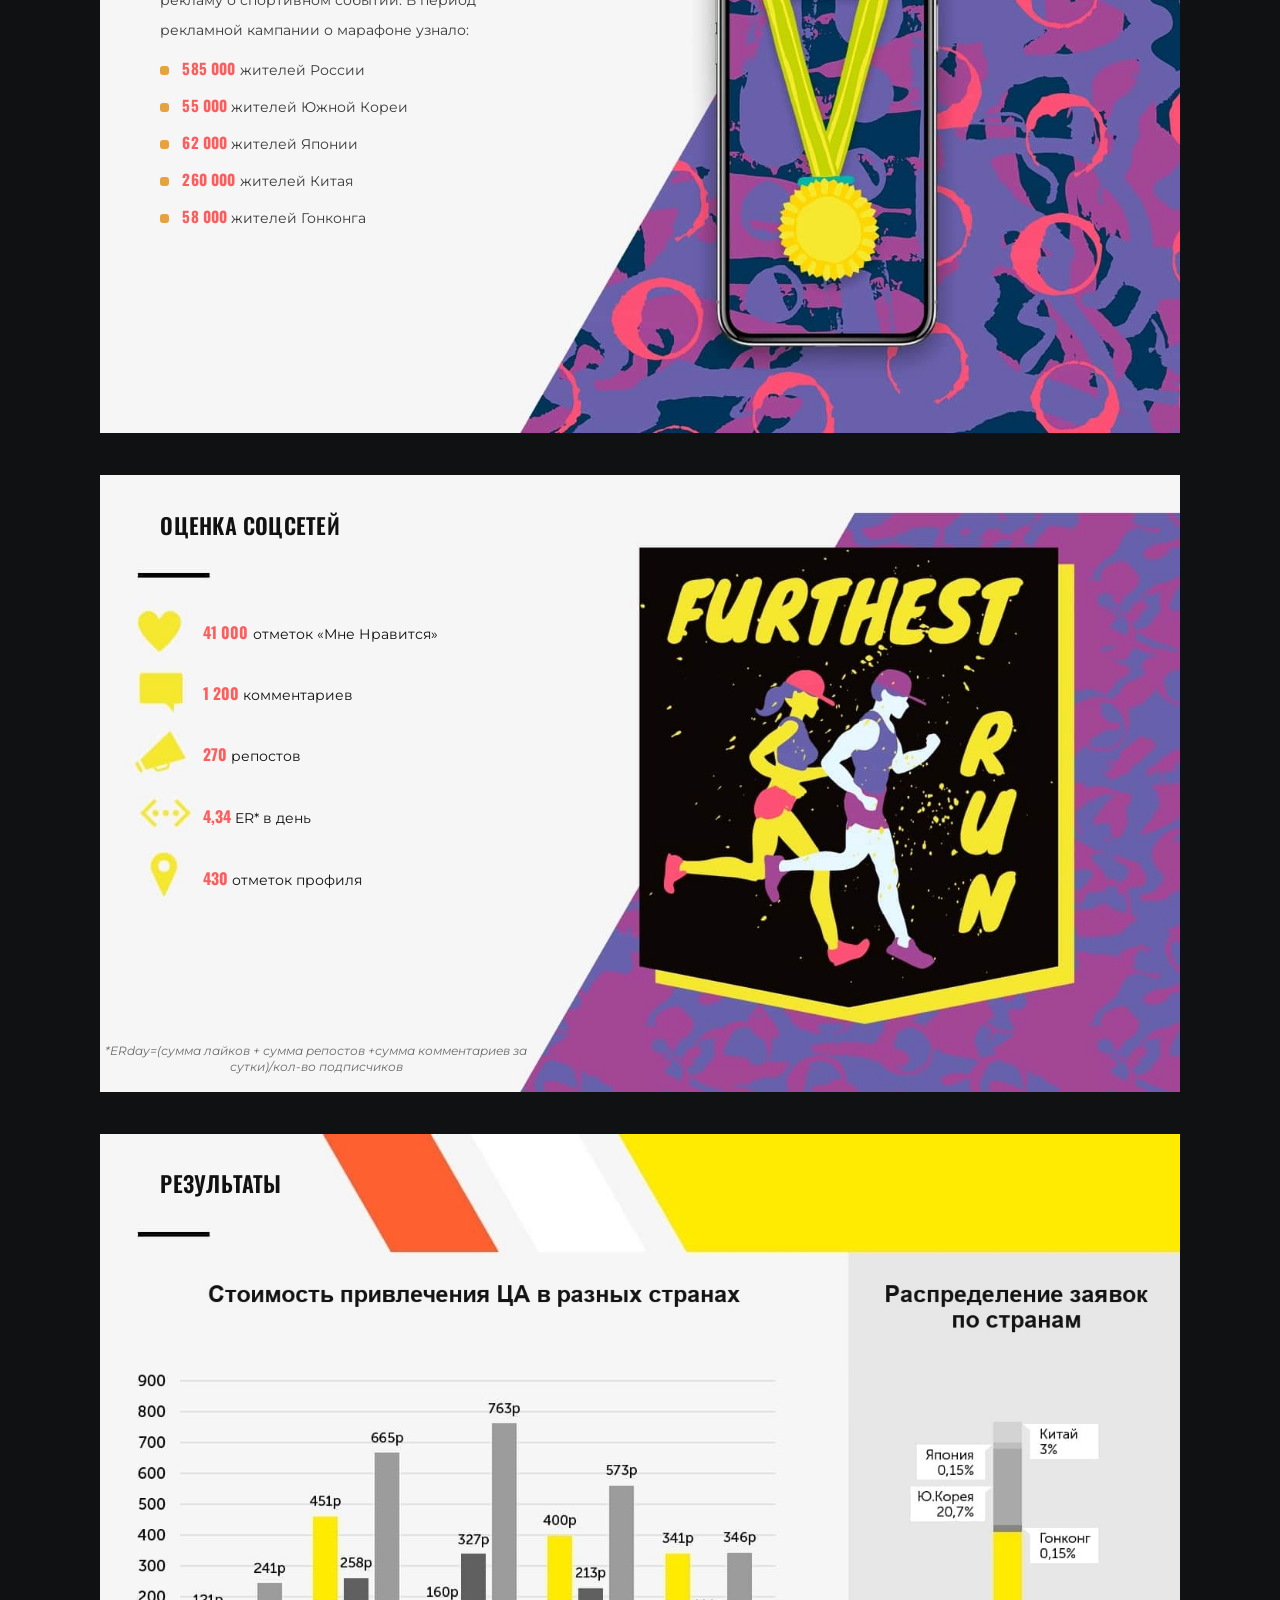
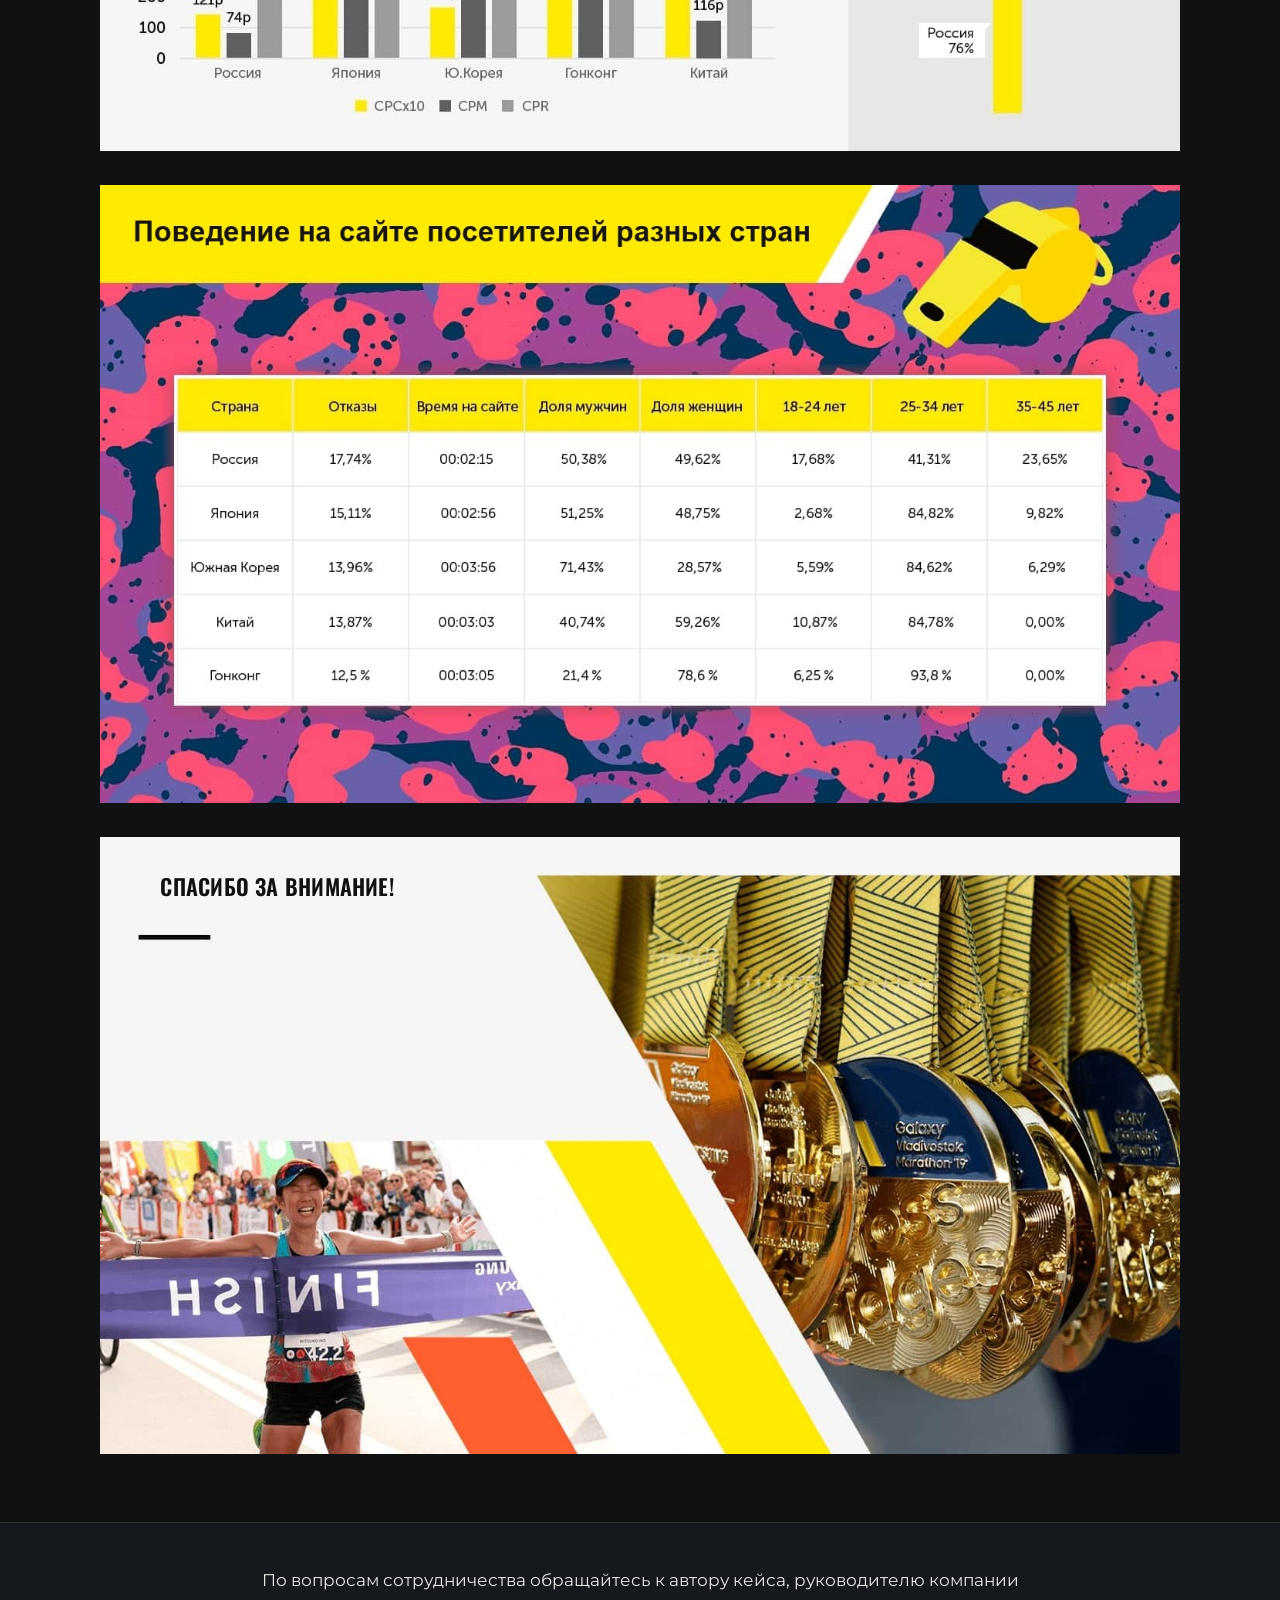
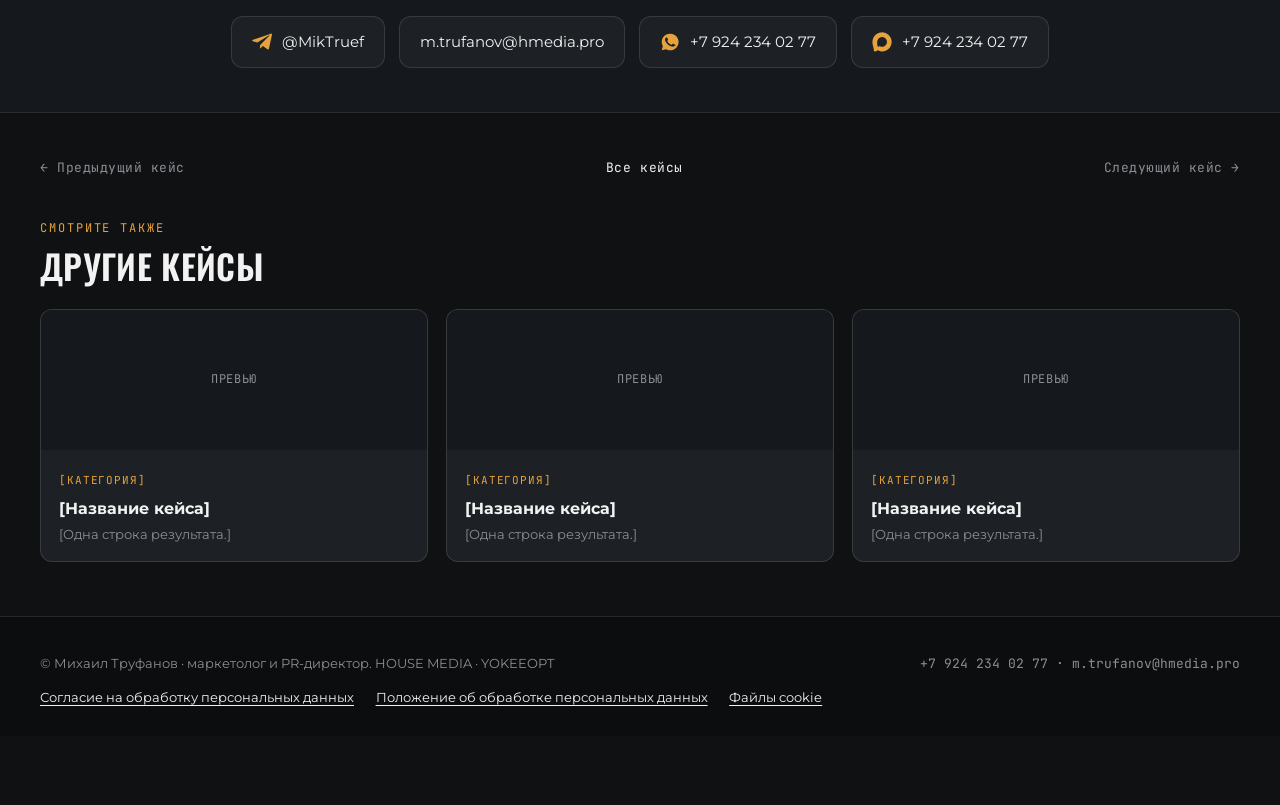
<file: case_marafon.html>
<!doctype html>
<html lang="ru" data-lang="ru">

<head>
  <meta charset="utf-8">
  <script>
    (() => {
      const root = document.documentElement;
      const preferenceKey = 'site-lang';

      function applyLanguage(language) {
        if (root.lang !== language) {
          root.dataset.lang = language;
          root.lang = language;
        }
        for (const button of document.querySelectorAll('[data-set-lang]')) {
          const active = button.dataset.setLang === language;
          button.classList.toggle('active', active);
          button.setAttribute('aria-pressed', String(active));
        }
      }

      function restoreLanguage() {
        let saved;
        try { saved = localStorage.getItem(preferenceKey); } catch {}
        applyLanguage(saved === 'en' || saved === 'ru' ? saved : root.lang);
      }

      restoreLanguage();
      document.addEventListener('DOMContentLoaded', restoreLanguage);
      window.addEventListener('pageshow', restoreLanguage);

      document.addEventListener('click', event => {
        const button = event.target.closest('button[data-set-lang]');
        if (!button) return;
        const language = button.dataset.setLang;
        try { localStorage.setItem(preferenceKey, language); } catch {}
        applyLanguage(language);
      });
    })();
  </script>
  <meta name="viewport" content="width=device-width, initial-scale=1">
  <title>Кейс Galaxy Marathon 2019 · Михаил Труфанов</title>
  <link rel="preconnect" href="https://fonts.googleapis.com">
  <link rel="preconnect" href="https://fonts.gstatic.com" crossorigin>
  <link
    href="https://fonts.googleapis.com/css2?family=Oswald:wght@400;500;600;700&family=Montserrat:wght@400;500;600;700&family=JetBrains+Mono:wght@400;500&display=swap"
    rel="stylesheet">
  <style>
    :root {
      --bg: #0f1113;
      --panel: #1d2126;
      --panel-2: #15181c;
      --grey: #303740;
      --fg: #f2f2f2;
      --card-text: #e6e6e6;
      --muted: #8b8f95;
      --amber: #e6a23c;
      --amber-deep: #c8842a;
      --line: rgba(243, 240, 233, .12);
      --font-display: "Oswald", -apple-system, Segoe UI, Roboto, sans-serif;
      --font: "Montserrat", -apple-system, Segoe UI, Roboto, sans-serif;
      --mono: "JetBrains Mono", ui-monospace, monospace;
      --max: 1240px;
      --pad: 20px;
      --read: 760px;
    }

    * {
      box-sizing: border-box
    }

    html {
      scroll-behavior: smooth
    }

    body {
      margin: 0;
      background: var(--bg);
      color: var(--fg);
      font-family: var(--font);
      font-size: 16px;
      line-height: 1.62;
      -webkit-font-smoothing: antialiased
    }

    a {
      color: inherit;
      text-decoration: none
    }

    html[data-lang="en"] .ru {
      display: none !important
    }

    html[data-lang="ru"] .en {
      display: none !important
    }

    img {
      max-width: 100%
    }

    .wrap {
      max-width: var(--max);
      margin: 0 auto;
      padding: 0 var(--pad)
    }

    h1,
    h2,
    h3,
    h4 {
      margin: 0;
      font-weight: 600;
      line-height: 1.15
    }

    p {
      margin: 0
    }

    .amber {
      color: var(--amber)
    }

    .mono {
      font-family: var(--mono)
    }

    /* header */
    header {
      position: sticky;
      top: 0;
      z-index: 50;
      background: rgba(15, 17, 19, .82);
      backdrop-filter: blur(12px);
      border-bottom: 1px solid var(--line)
    }

    .nav {
      display: flex;
      align-items: center;
      justify-content: space-between;
      height: 78px;
      gap: 16px
    }

    .brand {
      display: flex;
      align-items: center;
      gap: 12px
    }

    .brand svg {
      width: 31px;
      height: 32px;
      flex: 0 0 auto
    }

    .brand b {
      font-weight: 700;
      font-size: 16px;
      letter-spacing: .14em;
      text-transform: uppercase
    }

    .menu {
      display: flex;
      gap: 26px;
      font-size: 15px;
      color: #d7d4cc
    }

    .menu a {
      position: relative;
      padding: 4px 0
    }

    .menu a::after {
      content: "";
      position: absolute;
      left: 0;
      bottom: -3px;
      width: 0;
      height: 2px;
      background: var(--amber);
      transition: width .25s
    }

    .menu a:hover::after {
      width: 100%
    }

    .nav-right {
      display: flex;
      align-items: center;
      gap: 14px
    }

    .lang {
      display: inline-flex;
      border: 1px solid var(--line);
      border-radius: 4px;
      overflow: hidden
    }

    .lang button {
      background: transparent;
      border: 0;
      color: var(--muted);
      font-family: var(--mono);
      font-size: 12px;
      padding: 8px 12px;
      cursor: pointer
    }

    .lang button.active {
      background: var(--amber);
      color: #1a1206;
      font-weight: 700
    }

    .btn {
      display: inline-flex;
      align-items: center;
      justify-content: center;
      gap: 9px;
      font-weight: 600;
      font-size: 15px;
      padding: 12px 24px;
      border-radius: 8px;
      border: 1.5px solid transparent;
      cursor: pointer;
      transition: .2s
    }

    .btn-fill {
      background: var(--amber);
      color: #1a1206
    }

    .btn-fill:hover {
      background: var(--amber-deep)
    }

    .nav .btn {
      padding: 10px 18px;
      font-size: 14px
    }

    /* breadcrumbs */
    .crumbs {
      padding: 18px 0 0
    }

    .crumbs .wrap {
      font-size: 13px;
      color: var(--muted);
      font-family: var(--mono);
      letter-spacing: .03em
    }

    .crumbs a:hover {
      color: var(--amber)
    }

    .crumbs .sep {
      margin: 0 8px;
      opacity: .5
    }

    /* hero */
    .hero {
      padding: 40px 0 26px;
      border-bottom: 1px solid var(--line)
    }

    .hero .wrap {
      max-width: 960px
    }

    .hero .kicker {
      font-family: var(--mono);
      font-size: 12px;
      letter-spacing: .16em;
      text-transform: uppercase;
      color: var(--amber)
    }

    .hero h1 {
      font-family: var(--font-display);
      font-size: clamp(30px, 4.6vw, 54px);
      letter-spacing: .01em;
      text-transform: uppercase;
      margin: 16px 0 12px
    }

    .hero .sub {
      font-family: var(--font-display);
      font-size: clamp(20px, 2.4vw, 28px);
      color: var(--muted);
      text-transform: uppercase;
      letter-spacing: .02em
    }

    /* article */
    .article {
      max-width: var(--max);
      margin: 0 auto;
      padding: 14px var(--pad) 0
    }

    .article>* {
      margin-left: auto;
      margin-right: auto
    }

    .tx {
      max-width: var(--read);
      margin-top: 16px;
      margin-left: auto;
      margin-right: auto;
      font-size: 17px;
      color: var(--card-text)
    }

    .tx b {
      color: var(--fg)
    }

    h2.sh {
      max-width: var(--read);
      font-family: var(--font-display);
      text-transform: uppercase;
      font-size: clamp(24px, 3vw, 34px);
      letter-spacing: .01em;
      margin-top: 56px;
      margin-left: auto;
      margin-right: auto
    }

    h2.sh.wide {
      max-width: 1080px
    }

    .wide-block h2.sh,
    .wide-block .tx,
    .wide-block .chips,
    .wide-block .subtx,
    .wide-block .note,
    .wide-block h3.lbl,
    .wide-block ul.li,
    .wide-block .emph {
      max-width: 1080px
    }

    h2.sh::before {
      content: "";
      display: block;
      width: 46px;
      height: 3px;
      background: var(--amber);
      border-radius: 2px;
      margin-bottom: 16px
    }

    h3.lbl {
      max-width: var(--read);
      font-family: var(--font);
      font-weight: 700;
      font-size: 19px;
      color: var(--fg);
      margin-top: 34px;
      margin-left: auto;
      margin-right: auto
    }

    h4.subh {
      max-width: var(--read);
      font-weight: 700;
      font-size: 17px;
      color: var(--fg);
      margin-top: 26px;
      margin-left: auto;
      margin-right: auto
    }

    ul.li {
      max-width: var(--read);
      list-style: none;
      padding: 0;
      margin-top: 14px;
      margin-left: auto;
      margin-right: auto
    }

    ul.li>li {
      position: relative;
      padding: 9px 0 9px 28px;
      border-bottom: 1px solid var(--line);
      color: var(--card-text)
    }

    ul.li>li::before {
      content: "";
      position: absolute;
      left: 0;
      top: 15px;
      width: 9px;
      height: 9px;
      border-radius: 3px;
      background: var(--amber)
    }

    ul.li.list-plain>li {
      padding-left: 2px
    }

    ul.li.list-plain>li::before {
      display: none
    }

    /* emphasis line */
    .emph {
      max-width: var(--read);
      margin-top: 28px;
      margin-left: auto;
      margin-right: auto;
      text-align: center;
      font-family: var(--font-display);
      text-transform: uppercase;
      letter-spacing: .03em;
      color: var(--amber);
      font-size: clamp(20px, 2.6vw, 30px)
    }

    /* important callout */
    .note {
      max-width: var(--read);
      margin-top: 26px;
      margin-left: auto;
      margin-right: auto;
      background: rgba(230, 162, 60, .09);
      border: 1px solid rgba(230, 162, 60, .32);
      border-left: 4px solid var(--amber);
      border-radius: 10px;
      padding: 18px 22px;
      color: var(--card-text);
      font-size: 16px
    }

    .note b {
      color: var(--amber);
      font-weight: 700
    }

    /* footnote */
    .fnote {
      max-width: var(--read);
      margin-top: 20px;
      margin-left: auto;
      margin-right: auto;
      padding-top: 12px;
      border-top: 1px solid var(--line);
      font-size: 13.5px;
      color: var(--muted);
      font-style: italic
    }

    /* figures */
    .fig {
      margin-top: 34px;
      text-align: center
    }

    .fig img {
      display: block;
      margin: 0 auto;
      height: auto
    }

    .fig.mid img {
      max-width: 760px
    }

    .fig.wide img {
      max-width: 1080px
    }

    .fig.tall img {
      max-width: 640px
    }

    .fig.narrow img {
      max-width: 470px
    }

    .fig figcaption {
      margin-top: 12px;
      font-size: 13px;
      color: var(--muted);
      font-style: italic
    }

    /* slide with text placed on its own background */
    .slide-frame {
      position: relative;
      max-width: 1080px;
      margin: 0 auto
    }

    .article > .slide-frame {
      margin-top: 34px
    }

    .slide-frame img {
      width: 100%
    }

    .slide-frame .slide-text {
      position: absolute;
      left: 5.6%;
      top: 15%;
      width: 36%;
      text-align: left
    }

    .slide-frame .slide-text.slide-text-tasks {
      top: 8%
    }

    .slide-frame .slide-text.dark.goal-head {
      top: 6%
    }

    .slide-frame .slide-text.dark.goal-body {
      top: 15.9%;
      height: 51.7%;
      display: flex;
      align-items: center
    }

    .slide-frame .slide-text.dark.goal-body.contact-body {
      height: 33.6%
    }

    .slide-frame .slide-text.dark h2.sh,
    .slide-frame .slide-text.dark h3.lbl {
      color: #111
    }

    .slide-frame .slide-text.dark .tx {
      color: #3a3a3a
    }

    .slide-frame .slide-text.dark ul.li>li {
      color: #3a3a3a
    }

    .slide-frame .stats-list {
      position: absolute;
      inset: 0
    }

    .slide-frame .stats-list .srow {
      position: absolute;
      left: 9.5%;
      width: 34%;
      transform: translateY(-50%);
      font-family: var(--font);
      font-size: 14px;
      line-height: 1;
      color: #111
    }

    .slide-frame .stats-list .srow b.num {
      color: #ff5c5c
    }

    .slide-frame .stats-list .srow.fnote-overlay {
      top: auto;
      bottom: 4%;
      left: 0;
      width: 40%;
      text-align: center;
      transform: none;
      font-size: 11.5px;
      line-height: 1.35;
      font-style: italic;
      color: #6b6b6b
    }

    .slide-frame .slide-text.goal-body {
      text-align: left
    }

    .slide-frame .slide-text.goal-body>div {
      width: 100%
    }

    .slide-frame .slide-text.goal-body .tx {
      line-height: 2.16
    }

    .slide-frame .slide-text.goal-body .tx b.num {
      color: #ff5c5c
    }

    .slide-frame .tools-list {
      position: absolute;
      inset: 0
    }

    .slide-frame .tools-list .trow {
      position: absolute;
      left: 6%;
      transform: translateY(-100%);
      font-family: var(--font);
      font-size: 14px;
      line-height: 1;
      color: #111
    }

    .slide-frame .tools-list .trow.fnote-overlay {
      top: auto;
      bottom: 4%;
      left: 6%;
      width: 55%;
      transform: none;
      font-size: 11px;
      line-height: 1.35;
      font-style: italic;
      color: #6b6b6b
    }

    .slide-frame .slide-text h3.lbl {
      max-width: none;
      margin: 15px 0 0;
      font-size: 16px;
      color: var(--amber)
    }

    .slide-frame .slide-text h2.sh {
      max-width: none;
      margin: 0;
      font-size: 22px;
      color: var(--amber)
    }

    .slide-frame .slide-text h2.sh::before {
      display: none
    }

    .slide-frame .slide-text h3.lbl:first-child,
    .slide-frame .slide-text h3.lbl:first-child+h3.lbl {
      margin-top: 0
    }

    .slide-frame .slide-text .tx {
      max-width: none;
      margin: 6px 0 0;
      font-size: 14px;
      line-height: 1.44
    }

    .slide-frame .slide-text ul.li {
      max-width: none;
      margin: 6px 0 0
    }

    .slide-frame .slide-text ul.li>li {
      font-size: 13.5px;
      padding: 5px 0 5px 22px
    }

    .slide-frame .slide-text ul.li>li>b.num:first-child {
      color: #ff5c5c
    }

    .slide-frame .slide-text .note {
      max-width: none;
      margin: 12px 0 0;
      padding: 12px 16px;
      font-size: 13.5px
    }

    .slide-frame .slide-text .subtx {
      max-width: none;
      margin: 40px 0 0;
      font-size: 13px;
      line-height: 1.35;
      color: var(--amber)
    }

    .slide-frame .slide-text.slide-text-full {
      left: 5.6%;
      width: 88.8%;
      top: 0;
      height: 52%;
      display: flex;
      flex-direction: column;
      justify-content: center
    }

    .slide-frame .slide-text.slide-text-stats {
      left: 5.6%;
      top: 0;
      width: 68%;
      height: 51.3%;
      display: flex;
      flex-direction: column;
      justify-content: center
    }

    .slide-frame .slide-text.slide-text-pie {
      left: 5.5%;
      top: 9%;
      width: 55%
    }

    .slide-frame .slide-text.slide-text-list {
      left: 5.6%;
      top: 10.05%;
      height: 79.65%;
      width: 45%;
      display: flex;
      flex-direction: column;
      justify-content: center
    }

    .slide-frame .slide-text.slide-text-list h2.sh {
      font-size: 18px
    }

    .slide-frame .slide-text.slide-text-list ul.li {
      margin-top: 5px
    }

    .slide-frame .slide-text.slide-text-list ul.li>li {
      font-size: 13px;
      padding: 4px 0 4px 20px
    }

    /* contacts */
    .contact {
      margin-top: 60px;
      background: var(--panel-2);
      border-top: 1px solid var(--line);
      padding: 44px 0
    }

    .contact .in {
      max-width: 900px;
      margin: 0 auto;
      padding: 0 var(--pad);
      text-align: center
    }

    .contact p {
      color: var(--card-text);
      font-size: 17px
    }

    .contact-row {
      display: flex;
      flex-wrap: wrap;
      justify-content: center;
      gap: 14px;
      margin-top: 22px
    }

    .cbtn {
      display: inline-flex;
      align-items: center;
      gap: 10px;
      background: var(--panel);
      border: 1px solid var(--line);
      border-radius: 12px;
      padding: 13px 20px;
      font-size: 15px;
      color: var(--fg);
      transition: .16s
    }

    .cbtn:hover {
      border-color: var(--amber);
      color: var(--amber)
    }

    .cbtn svg {
      width: 20px;
      height: 20px;
      flex: 0 0 auto
    }

    .cbtn.tg svg {
      fill: #e6a23c
    }

    .cbtn.wa svg {
      fill: #e6a23c
    }

    .cbtn.max svg {
      fill: #e6a23c
    }

    /* case navigation */
    .casenav {
      border-top: 1px solid var(--line);
      padding: 44px 0 54px
    }

    .casenav .in {
      max-width: var(--max);
      margin: 0 auto;
      padding: 0 var(--pad)
    }

    .casenav .row {
      display: flex;
      justify-content: space-between;
      align-items: center;
      gap: 16px;
      flex-wrap: wrap
    }

    .casenav .row a {
      font-family: var(--mono);
      font-size: 13px;
      letter-spacing: .04em;
      color: var(--muted)
    }

    .casenav .row a:hover {
      color: var(--amber)
    }

    .casenav .row .all {
      color: var(--fg)
    }

    .casenav .eyebrow {
      display: block;
      margin-top: 40px;
      font-family: var(--mono);
      font-size: 12px;
      letter-spacing: .16em;
      text-transform: uppercase;
      color: var(--amber)
    }

    .casenav h2 {
      font-family: var(--font-display);
      text-transform: uppercase;
      font-size: clamp(24px, 3vw, 34px);
      letter-spacing: .01em;
      margin-top: 8px
    }

    .others {
      display: grid;
      grid-template-columns: repeat(3, 1fr);
      gap: 18px;
      margin-top: 24px
    }

    .ocard {
      display: block;
      background: var(--panel);
      border: 1px solid var(--line);
      border-radius: 12px;
      overflow: hidden;
      transition: .16s
    }

    .ocard:hover {
      border-color: rgba(230, 162, 60, .5);
      transform: translateY(-2px)
    }

    .ocard .oimg {
      height: 140px;
      display: flex;
      align-items: center;
      justify-content: center;
      background: var(--panel-2);
      color: var(--muted);
      font-family: var(--mono);
      font-size: 12px;
      letter-spacing: .05em;
      text-transform: uppercase
    }

    .ocard .obody {
      padding: 16px 18px
    }

    .ocard .otag {
      font-family: var(--mono);
      font-size: 11px;
      letter-spacing: .08em;
      text-transform: uppercase;
      color: var(--amber)
    }

    .ocard h4 {
      font-size: 16px;
      margin: 8px 0 6px;
      color: var(--fg);
      font-weight: 700
    }

    .ocard p {
      color: var(--muted);
      font-size: 13px
    }

    @media(max-width: 760px) {
      .others {
        grid-template-columns: 1fr
      }

      .slide-frame .slide-text {
        position: static;
        width: auto;
        margin-bottom: 20px
      }

      .slide-frame .slide-text h3.lbl,
      .slide-frame .slide-text h2.sh,
      .slide-frame .slide-text .tx,
      .slide-frame .slide-text ul.li,
      .slide-frame .slide-text .note,
      .slide-frame .slide-text .subtx {
        max-width: var(--read)
      }

      .slide-frame .slide-text h3.lbl {
        font-size: 19px
      }

      .slide-frame .slide-text h2.sh {
        font-size: clamp(24px, 3vw, 34px);
        margin-top: 0
      }

      .slide-frame .slide-text h2.sh::before {
        display: block
      }

      .slide-frame .slide-text .tx {
        font-size: 17px
      }

      .slide-frame .slide-text ul.li>li {
        font-size: 15px;
        padding: 9px 0 9px 28px
      }

      .slide-frame .slide-text .note {
        font-size: 16px;
        padding: 18px 22px
      }

      .slide-frame .slide-text .subtx {
        font-size: 15px;
        line-height: 1.62
      }
    }

    /* footer */
    .footer {
      background: #0b0d0e;
      border-top: 1px solid var(--line);
      padding: 36px 0 28px
    }

    .footer .wrap {
      display: flex;
      justify-content: space-between;
      gap: 20px;
      flex-wrap: wrap;
      align-items: center
    }

    .footer .copy {
      color: var(--muted);
      font-size: 13px
    }

    .footer .mono {
      color: var(--muted);
      font-size: 13px
    }

    @media(max-width:640px) {
      .menu {
        display: none
      }
    }


    /* casino-specific additions */
    .subtx {
      max-width: var(--read);
      margin: 12px auto 0;
      color: var(--muted);
      font-size: 15px
    }

    .num {
      color: var(--amber);
      font-weight: 700;
      font-family: var(--font-display);
      font-size: 1.12em;
      letter-spacing: .01em
    }

    .riskgrid {
      max-width: 1080px;
      margin: 18px auto 0;
      display: flex;
      flex-direction: column;
      gap: 12px
    }

    .riskcard {
      background: var(--panel);
      border: 1px solid var(--line);
      border-radius: 10px;
      padding: 16px 18px
    }

    .riskcard .rk {
      color: var(--fg);
      font-weight: 600
    }

    .riskcard .cs {
      color: var(--muted);
      font-size: 14px;
      margin-top: 7px;
      padding-left: 22px;
      position: relative
    }

    .riskcard .cs::before {
      content: "\2192";
      position: absolute;
      left: 0;
      color: var(--amber);
      font-weight: 700
    }

    .chips {
      max-width: var(--read);
      margin: 16px auto 0;
      display: grid;
      grid-template-columns: 1fr 1fr;
      gap: 12px
    }

    .chip {
      background: var(--panel-2);
      border: 1px solid var(--line);
      border-left: 3px solid var(--amber);
      border-radius: 8px;
      padding: 14px 16px;
      color: var(--card-text);
      font-size: 15px
    }

    ul.li ul {
      list-style: none;
      padding: 0;
      margin: 8px 0 2px
    }

    ul.li ul li {
      position: relative;
      padding: 7px 0 7px 26px;
      border-bottom: 1px dashed var(--line);
      color: var(--muted);
      font-size: 15px
    }

    ul.li ul li::before {
      content: "\2013";
      position: absolute;
      left: 6px;
      top: 7px;
      background: none;
      width: auto;
      height: auto;
      color: var(--amber)
    }

    @media(max-width:640px) {
      .chips {
        grid-template-columns: 1fr
      }
    }
  
    /* marafon additions */
    .fig.card img{background:#fff;padding:16px}
  </style>
<style id="shared-site-navigation">
/* Shared navigation: website development stays on one line. */
header .menu{gap:16px;font-size:13px;flex-shrink:0}
header .menu a{white-space:nowrap;flex-shrink:0}
header .brand,header .logo,header .nav-right,header .right{flex-shrink:0}
header .brand b{font-size:14px;white-space:nowrap}
header .nav,header.header .wrap{gap:16px}
@media(max-width:1180px){
  header .nav,header.header .wrap{height:auto;min-height:78px;flex-wrap:wrap;padding-top:14px;padding-bottom:10px;row-gap:10px}
  header .nav-right,header .right{margin-left:auto}
  header .menu{display:flex;order:3;flex-basis:100%;min-width:0;max-width:100%;margin-left:0;justify-content:center;overflow-x:auto;padding:4px 0 8px;scrollbar-width:thin;scrollbar-color:var(--amber) transparent}
  html{scroll-padding-top:142px}
}
@media(max-width:640px){
  header .menu{justify-content:flex-start;gap:20px;font-size:12px}
  header .brand{gap:8px}
  header .brand b{font-size:10px;letter-spacing:.07em}
  header .brand svg,header .brand img{width:24px;height:26px}
  header .logo{font-size:16px;white-space:nowrap;gap:8px}
  header .nav-right>.btn,header .right>.btn{display:none}
  header .lang button{padding:8px;font-size:11px}
}
</style>
<style id="mobile-layout">
    /* Mobile: content never wider than the header, burger menu. */
    header .burger {
      display: none;
      flex-direction: column;
      justify-content: center;
      gap: 5px;
      width: 42px;
      height: 42px;
      padding: 0 10px;
      margin-left: 4px;
      background: transparent;
      border: 1px solid var(--line);
      border-radius: 4px;
      cursor: pointer;
      flex-shrink: 0
    }

    header .burger span {
      display: block;
      height: 2px;
      background: var(--fg);
      border-radius: 2px;
      transition: transform .25s, opacity .2s
    }

    header.menu-open .burger span:nth-child(1) {
      transform: translateY(7px) rotate(45deg)
    }

    header.menu-open .burger span:nth-child(2) {
      opacity: 0
    }

    header.menu-open .burger span:nth-child(3) {
      transform: translateY(-7px) rotate(-45deg)
    }

    @media(max-width:900px) {
      body {
        overflow-x: hidden
      }

      img,
      video,
      iframe,
      canvas {
        max-width: 100% !important
      }

      img {
        height: auto
      }

      figure.fig {
        margin-left: 0;
        margin-right: 0;
        max-width: 100%
      }

      html {
        scroll-padding-top: 80px
      }

      header .nav {
        position: relative;
        flex-wrap: nowrap;
        height: 64px;
        min-height: 64px;
        padding-top: 0;
        padding-bottom: 0
      }

      header .brand {
        min-width: 0;
        flex-shrink: 1
      }

      header .nav-right {
        margin-left: auto
      }

      header .burger {
        display: inline-flex
      }

      header .menu {
        display: none;
        position: absolute;
        top: 100%;
        left: 0;
        right: 0;
        order: 0;
        flex-direction: column;
        gap: 0;
        max-width: none;
        max-height: calc(100vh - 64px);
        overflow-y: auto;
        padding: 6px var(--pad) 14px;
        font-size: 16px;
        background: rgba(15, 17, 19, .97);
        border-bottom: 1px solid var(--line);
        box-shadow: 0 18px 30px rgba(0, 0, 0, .35)
      }

      header.menu-open .menu {
        display: flex
      }

      header .menu a {
        padding: 14px 0;
        white-space: normal;
        border-bottom: 1px solid var(--line)
      }

      header .menu a:last-child {
        border-bottom: 0
      }

      header .menu a::after {
        display: none
      }
    }
  </style>
  <link rel="stylesheet" href="legal/documents.css">
  <script src="legal/documents.js" defer></script>
</head>
<body id="top">
<header>
    <div class="wrap nav">
      <a class="brand" href="index.html#top">
        <svg viewBox="0 0 31 32" fill="none" aria-hidden="true">
          <path fill-rule="evenodd" clip-rule="evenodd"
            d="M16.1092 0V22.9666C16.1092 23.7761 14.8766 23.7761 14.8766 22.9666V0H0V13.4351L6.82907 17.468V8.43467C6.82907 7.61563 8.04753 7.60126 8.04753 8.43467V27.9527L14.8766 31.9856L16.0289 32L22.9383 27.7611V8.4203C22.9714 7.59647 24.1568 7.63 24.1568 8.4203V17.468L31 13.5022V0H16.1092Z"
            fill="#e6a23c" />
        </svg>
        <b><span class="ru">МИХАИЛ&nbsp;ТРУФАНОВ</span><span class="en">MIKHAIL TRUFANOV</span></b>
      </a>
      <nav class="menu" id="site-menu">
        <a href="index.html#services"><span class="ru">Услуги</span><span class="en">Services</span></a>
        <a href="sites_prises.html"><span class="ru">Разработка сайтов</span><span class="en">Website development</span></a>
        <a href="index.html#ai"><span class="ru">Маркетинг с ИИ</span><span class="en">AI marketing</span></a>
        <a href="#cases"><span class="ru">Кейсы</span><span class="en">Cases</span></a>
        <a href="index.html#faq">FAQ</a>
        <a href="#contact"><span class="ru">Контакты</span><span class="en">Contacts</span></a>
      </nav>
      <div class="nav-right">
        <div class="lang" role="group" aria-label="Language / Язык">
          <button data-set-lang="ru" class="active" type="button">RU</button>
          <button data-set-lang="en" type="button">EN</button>
        </div>
        <a class="btn btn-fill" href="#contact"><span class="ru">Обсудить проект</span><span class="en">Let’s
            talk</span></a>
      </div>
    <button class="burger" type="button" aria-label="Меню" aria-expanded="false" aria-controls="site-menu"><span></span><span></span><span></span></button>
    </div>
  </header>
  <div class="crumbs">
    <div class="wrap"><a href="#"><span class="ru">Главная</span><span class="en">Home</span></a><span class="sep">→</span><a href="#"><span class="ru">Кейсы</span><span class="en">Case Studies</span></a><span class="sep">→</span>Galaxy Marathon 2019</div>
  </div>

  <section class="hero">
    <div class="wrap">
      <p class="kicker"><span class="ru">Кейс · спортивный маркетинг</span><span class="en">Case study · Sports marketing</span></p>
      <h1>Galaxy Marathon <span class="amber">2019</span></h1>
      <p class="sub"><span class="ru">Рекламная кампания</span><span class="en">Advertising Campaign</span></p>
    </div>
  </section>

  <div class="article">

    <figure class="fig wide"><img src="./case_marafon_media/1.jpg" alt=""></figure>

    <div class="slide-frame">
      <img src="./case_marafon_media/2.jpg" alt="">
      <div class="slide-text dark goal-head ru">
        <h2 class="sh">Цель рекламной кампании</h2>
      </div>
      <div class="slide-text dark goal-head en">
        <h2 class="sh">Campaign objective</h2>
      </div>
      <div class="slide-text dark goal-body ru">
        <p class="tx">Привлечь для участия в GALAXY MARATHON 2019 жителей России (Дальнего Востока, Москвы и СанктПетербурга), Северного Китая, Гонконга, Южной Кореи и Японии (только городское население) с помощью таргетированной, контекстной и медийной рекламы в период с 01 июня по 22 сентября 2019</p>
      </div>
      <div class="slide-text dark goal-body en">
        <p class="tx">Attract participants to GALAXY MARATHON 2019 from Russia (the Russian Far East, Moscow and St Petersburg), northern China, Hong Kong, South Korea and Japan, targeting urban residents only through paid social, paid search and display advertising from 1 June to 22 September 2019.</p>
      </div>
    </div>

    <div class="slide-frame">
      <img src="./case_marafon_media/3.jpg" alt="">
      <div class="slide-text dark goal-head ru">
        <h2 class="sh">Инструменты</h2>
      </div>
      <div class="slide-text dark goal-head en">
        <h2 class="sh">Advertising channels</h2>
      </div>
      <div class="tools-list ru">
        <span class="trow" style="top:24.88%">Instagram<sup>*</sup></span>
        <span class="trow" style="top:30.88%">Facebook<sup>*</sup></span>
        <span class="trow" style="top:36.88%">Вконтакте</span>
        <span class="trow" style="top:42.75%">Google Display Network</span>
        <span class="trow" style="top:48.75%">Рекламная Сеть Яндекса</span>
        <span class="trow" style="top:54.88%">Яндекс.Поиск</span>
        <span class="trow" style="top:60.75%">Google</span>
        <span class="trow fnote-overlay">* деятельность социальной сети на территории России запрещена, соцсеть принадлежит компании Meta, признана в РФ экстремистской организацией.</span>
      </div>
      <div class="tools-list en">
        <span class="trow" style="top:24.88%">Instagram<sup>*</sup></span>
        <span class="trow" style="top:30.88%">Facebook<sup>*</sup></span>
        <span class="trow" style="top:36.88%">VK</span>
        <span class="trow" style="top:42.75%">Google Display Network</span>
        <span class="trow" style="top:48.75%">Yandex Advertising Network</span>
        <span class="trow" style="top:54.88%">Yandex Search</span>
        <span class="trow" style="top:60.75%">Google</span>
        <span class="trow fnote-overlay">* This social network's activity is banned in Russia; it belongs to Meta, which has been designated an extremist organisation in the Russian Federation.</span>
      </div>
    </div>

    <div class="slide-frame">
      <img src="./case_marafon_media/4.jpg" alt="">
      <div class="slide-text dark goal-head ru">
        <h2 class="sh">Оценка эффективности</h2>
      </div>
      <div class="slide-text dark goal-head en">
        <h2 class="sh">Measuring campaign performance</h2>
      </div>
      <div class="slide-text dark goal-body ru">
        <div>
          <p class="tx">На сайте <b class="num">galaxymarathon.com</b> были подключены коды для отслеживания поведения пользователей на сайте, но важным было отслеживать конкретные переходы пользователей на сайт <b class="num">russiarunning.com</b> для заполнения анкеты регистрации на участие в марафоне.</p>
          <p class="tx">Мы получили <b class="num">2697</b> переходов для заполнения анкеты от пользователей, посетивших сайт с рекламного источника.</p>
        </div>
      </div>
      <div class="slide-text dark goal-body en">
        <div>
          <p class="tx">Tracking codes were installed on <b class="num">galaxymarathon.com</b> to monitor user behaviour. However, the key action to track was users clicking through to <b class="num">russiarunning.com</b> to complete the marathon registration form.</p>
          <p class="tx">We generated <b class="num">2,697</b> click-throughs to the registration form from users who had arrived at the website via paid advertising.</p>
        </div>
      </div>
    </div>

    <div class="slide-frame">
      <img src="./case_marafon_media/5.jpg" alt="">
      <div class="slide-text dark goal-head ru">
        <h2 class="sh">Оценка охвата</h2>
      </div>
      <div class="slide-text dark goal-head en">
        <h2 class="sh">Audience reach</h2>
      </div>
      <div class="slide-text dark goal-body ru">
        <div>
          <p class="tx">Все рекламные инструменты предоставляют информацию о числе людей которые видели рекламу о спортивном событии. В период рекламной кампании о марафоне узнало:</p>
          <ul class="li">
            <li><b class="num">585 000</b> жителей России</li>
            <li><b class="num">55 000</b> жителей Южной Кореи</li>
            <li><b class="num">62 000</b> жителей Японии</li>
            <li><b class="num">260 000</b> жителей Китая</li>
            <li><b class="num">58 000</b> жителей Гонконга</li>
          </ul>
        </div>
      </div>
      <div class="slide-text dark goal-body en">
        <div>
          <p class="tx">All advertising platforms report how many people saw the event's ads. During the campaign, the marathon reached:</p>
          <ul class="li">
            <li><b class="num">585,000</b> residents of Russia</li>
            <li><b class="num">55,000</b> residents of South Korea</li>
            <li><b class="num">62,000</b> residents of Japan</li>
            <li><b class="num">260,000</b> residents of China</li>
            <li><b class="num">58,000</b> residents of Hong Kong</li>
          </ul>
        </div>
      </div>
    </div>

    <div class="slide-frame">
      <img src="./case_marafon_media/6.jpg" alt="">
      <div class="slide-text dark goal-head ru">
        <h2 class="sh">Оценка соцсетей</h2>
      </div>
      <div class="slide-text dark goal-head en">
        <h2 class="sh">Social media performance</h2>
      </div>
      <div class="stats-list ru">
        <span class="srow" style="top:25.19%"><b class="num">41 000</b> отметок «Мне Нравится»</span>
        <span class="srow" style="top:34.94%"><b class="num">1 200</b> комментариев</span>
        <span class="srow" style="top:44.81%"><b class="num">270</b> репостов</span>
        <span class="srow" style="top:54.75%"><b class="num">4,34</b> ER* в день</span>
        <span class="srow" style="top:64.56%"><b class="num">430</b> отметок профиля</span>
        <span class="srow fnote-overlay">*ERday=(сумма лайков + сумма репостов +сумма комментариев за сутки)/кол-во подписчиков</span>
      </div>
      <div class="stats-list en">
        <span class="srow" style="top:25.19%"><b class="num">41,000</b> likes</span>
        <span class="srow" style="top:34.94%"><b class="num">1,200</b> comments</span>
        <span class="srow" style="top:44.81%"><b class="num">270</b> shares</span>
        <span class="srow" style="top:54.75%"><b class="num">4.34</b> daily ER*</span>
        <span class="srow" style="top:64.56%"><b class="num">430</b> profile mentions</span>
        <span class="srow fnote-overlay">*Daily ER = (total likes + total shares + total comments in a day) / number of followers</span>
      </div>
    </div>

    <figure class="fig wide ru">
      <div class="slide-frame">
        <img src="./case_marafon_media/7.jpg" alt="">
        <div class="slide-text dark goal-head">
          <h2 class="sh">Результаты</h2>
        </div>
      </div>
    </figure>

    <figure class="fig wide en">
      <div class="slide-frame">
        <img src="./case_marafon_media/7-eng.jpg" alt="">
        <div class="slide-text dark goal-head">
          <h2 class="sh">Results</h2>
        </div>
      </div>
    </figure>

    <figure class="fig wide ru"><img src="./case_marafon_media/8.jpg" alt=""></figure>
    <figure class="fig wide en"><img src="./case_marafon_media/8-eng.jpg" alt=""></figure>

    <div class="slide-frame">
      <img src="./case_marafon_media/9.jpg" alt="">
      <div class="slide-text dark goal-head ru">
        <h2 class="sh">Спасибо за внимание!</h2>
      </div>
      <div class="slide-text dark goal-head en">
        <h2 class="sh">Thank you!</h2>
      </div>
    </div>

  </div>
<section class="contact" id="contact">
    <div class="in">
      <p class="ru">По вопросам сотрудничества обращайтесь к автору кейса, руководителю компании</p>
      <p class="en">For collaboration enquiries, please contact the case study’s author and company head</p>
      <div class="contact-row">
        <a class="cbtn tg" href="https://t.me/MikTruef" target="_blank" rel="noopener">
          <svg viewBox="0 0 24 24">
            <path
              d="M9.8 15.6l-.4 4.2c.5 0 .8-.2 1.1-.5l2.6-2.4 5.4 3.9c1 .5 1.7.3 1.9-.9l3.5-16.3c.3-1.4-.5-2-1.5-1.6L1.2 9.4C-.1 9.9 0 10.7 1 11l5.5 1.7L20 4.2c.6-.4 1.2-.2.7.2z" />
          </svg>
          @MikTruef
        </a>
        <a class="cbtn" href="mailto:m.trufanov@hmedia.pro">m.trufanov@hmedia.pro</a>
        <a class="cbtn wa" href="https://wa.me/79242340277" target="_blank" rel="noopener">
          <svg viewBox="0 0 24 24">
            <path
              d="M12 2a10 10 0 00-8.6 15L2 22l5.2-1.4A10 10 0 1012 2zm5.8 14.1c-.2.7-1.4 1.3-2 1.4-.5.1-1.2.1-1.9-.1-.4-.1-1-.3-1.7-.6-3-1.3-4.9-4.3-5-4.5-.2-.2-1.2-1.6-1.2-3s.7-2.1 1-2.4c.2-.3.5-.4.7-.4h.5c.2 0 .4 0 .6.5l.8 2c.1.2.1.4 0 .5l-.4.6-.4.4c-.2.2-.3.4-.1.7.2.3.9 1.5 2 2.4 1.4 1.2 2.5 1.6 2.8 1.7.3.1.5.1.7-.1l.9-1c.2-.3.4-.2.7-.1l2 .9c.3.2.5.3.6.4.1.2.1.8-.1 1.5z" />
          </svg>
          +7 924 234 02 77
        </a>
        <a class="cbtn max" href="https://max.ru/u/f9LHodD0cOIjYq-bW_DKjBgMsAPnSGMA6B4l_44J5GDy4AVkhQdPqwYwMp8"
          target="_blank" rel="noopener">
          <svg viewBox="0 0 200 200">
            <path fill-rule="evenodd"
              d="M92.69,3.95 L105.26,3.57 L115.79,4.42 L125.66,6.41 L137.5,10.35 L149.34,16.27 L157.24,21.52 L166.45,29.34 L175.08,38.82 L182.4,49.34 L187.57,59.21 L192.29,71.71 L194.93,82.89 L196.22,94.08 L196.19,105.26 L194.29,119.08 L190.97,130.92 L187.13,140.13 L181.78,150 L177.2,156.58 L169.82,165.13 L161.84,172.48 L153.95,178.33 L146.05,183.12 L134.87,188.32 L125,191.56 L115.13,193.64 L103.95,194.56 L93.42,194.24 L84.87,192.9 L76.32,190.3 L68.42,186.29 L59.87,180.72 L51.32,187.58 L40.13,192.89 L30.26,194.78 L23.03,193.54 L20.26,191.45 L18.34,186.84 L17.91,177.63 L16.63,168.42 L7.68,130.92 L5.02,115.13 L4.38,102.63 L5.07,90.13 L7.07,78.29 L10.99,65.13 L16.31,53.29 L22.85,42.76 L31.58,32.35 L42.11,22.97 L54.61,14.98 L66.45,9.71 L80.26,5.77 Z M95.39,50.62 L88.16,51.8 L82.24,53.84 L76.32,56.97 L71.71,60.29 L66.45,65.38 L62.41,70.39 L58.47,76.97 L55.64,83.55 L53.71,90.13 L52.45,97.37 L51.77,105.92 L51.85,116.45 L53.11,128.29 L55.02,136.84 L57.72,144.08 L60.53,147.5 L62.5,147.74 L65.13,146.89 L75,139.27 L84.21,144.24 L94.08,146.95 L101.32,147.49 L107.24,147.01 L117.76,144.27 L127.63,139.08 L135.79,132.24 L142.9,123.03 L146.95,114.47 L149.48,102.63 L148.84,90.79 L145.02,78.95 L138.97,69.08 L130.92,61.04 L125,57.04 L119.74,54.43 L108.55,51.16 L101.97,50.47 Z" />
          </svg>
          +7 924 234 02 77
        </a>
      </div>
    </div>
  </section>

  <section class="casenav" id="cases">
    <div class="in">
      <div class="row">
        <a href="#">← <span class="ru">Предыдущий кейс</span><span class="en">Previous case</span></a>
        <a href="#" class="all"><span class="ru">Все кейсы</span><span class="en">All cases</span></a>
        <a href="#"><span class="ru">Следующий кейс</span><span class="en">Next case</span> →</a>
      </div>
      <span class="eyebrow"><span class="ru">Смотрите также</span><span class="en">See also</span></span>
      <h2><span class="ru">Другие кейсы</span><span class="en">Other cases</span></h2>
      <div class="others">
        <a class="ocard" href="#">
          <div class="oimg"><span class="ru">превью</span><span class="en">preview</span></div>
          <div class="obody">
            <span class="otag"><span class="ru">[Категория]</span><span class="en">[Category]</span></span>
            <h4><span class="ru">[Название кейса]</span><span class="en">[Case title]</span></h4>
            <p><span class="ru">[Одна строка результата.]</span><span class="en">[One-line result.]</span></p>
          </div>
        </a>
        <a class="ocard" href="#">
          <div class="oimg"><span class="ru">превью</span><span class="en">preview</span></div>
          <div class="obody">
            <span class="otag"><span class="ru">[Категория]</span><span class="en">[Category]</span></span>
            <h4><span class="ru">[Название кейса]</span><span class="en">[Case title]</span></h4>
            <p><span class="ru">[Одна строка результата.]</span><span class="en">[One-line result.]</span></p>
          </div>
        </a>
        <a class="ocard" href="#">
          <div class="oimg"><span class="ru">превью</span><span class="en">preview</span></div>
          <div class="obody">
            <span class="otag"><span class="ru">[Категория]</span><span class="en">[Category]</span></span>
            <h4><span class="ru">[Название кейса]</span><span class="en">[Case title]</span></h4>
            <p><span class="ru">[Одна строка результата.]</span><span class="en">[One-line result.]</span></p>
          </div>
        </a>
      </div>
    </div>
  </section>

  <footer class="footer">
    <div class="wrap">
      <span class="copy">© <span class="ru">Михаил Труфанов · маркетолог и PR-директор.</span><span class="en">Mikhail
          Trufanov · marketing &amp; PR director.</span> HOUSE MEDIA · YOKEEOPT</span>
      <span class="mono">+7 924 234 02 77 · m.trufanov@hmedia.pro</span>
    </div>
    <div class="wrap legal-footer">
      <div class="legal-footer-links">
        <a class="legal-document-link" href="#legal-consent" aria-haspopup="dialog"><span class="ru">Согласие на обработку персональных данных</span><span class="en">Consent to the Processing of Personal Data</span></a>
        <a class="legal-document-link" href="#legal-policy" aria-haspopup="dialog"><span class="ru">Положение об обработке персональных данных</span><span class="en">Personal Data Processing Regulations</span></a>
        <a class="legal-document-link" href="#legal-cookies" aria-haspopup="dialog"><span class="ru">Файлы cookie</span><span class="en">Cookies</span></a>
      </div>
    </div>
  </footer>


<script id="mobile-layout-js">
    (function () {
      var header = document.querySelector('header');
      var burger = header && header.querySelector('.burger');
      var menu = header && header.querySelector('.menu');
      function setOpen(open) {
        header.classList.toggle('menu-open', open);
        burger.setAttribute('aria-expanded', String(open));
      }
      if (burger && menu) {
        burger.addEventListener('click', function () { setOpen(!header.classList.contains('menu-open')); });
        menu.querySelectorAll('a').forEach(function (a) { a.addEventListener('click', function () { setOpen(false); }); });
        document.addEventListener('keydown', function (e) { if (e.key === 'Escape') setOpen(false); });
        document.addEventListener('click', function (e) { if (!header.contains(e.target)) setOpen(false); });
        window.addEventListener('resize', function () { if (window.innerWidth > 900) setOpen(false); });
      }
      var brand = header && header.querySelector('.brand');
      if (brand && brand.getAttribute('href') === '#top') {
        brand.addEventListener('click', function (e) { e.preventDefault(); window.scrollTo({ top: 0, behavior: 'smooth' }); });
      }
    })();
  </script>
</body>
</html>
</file>
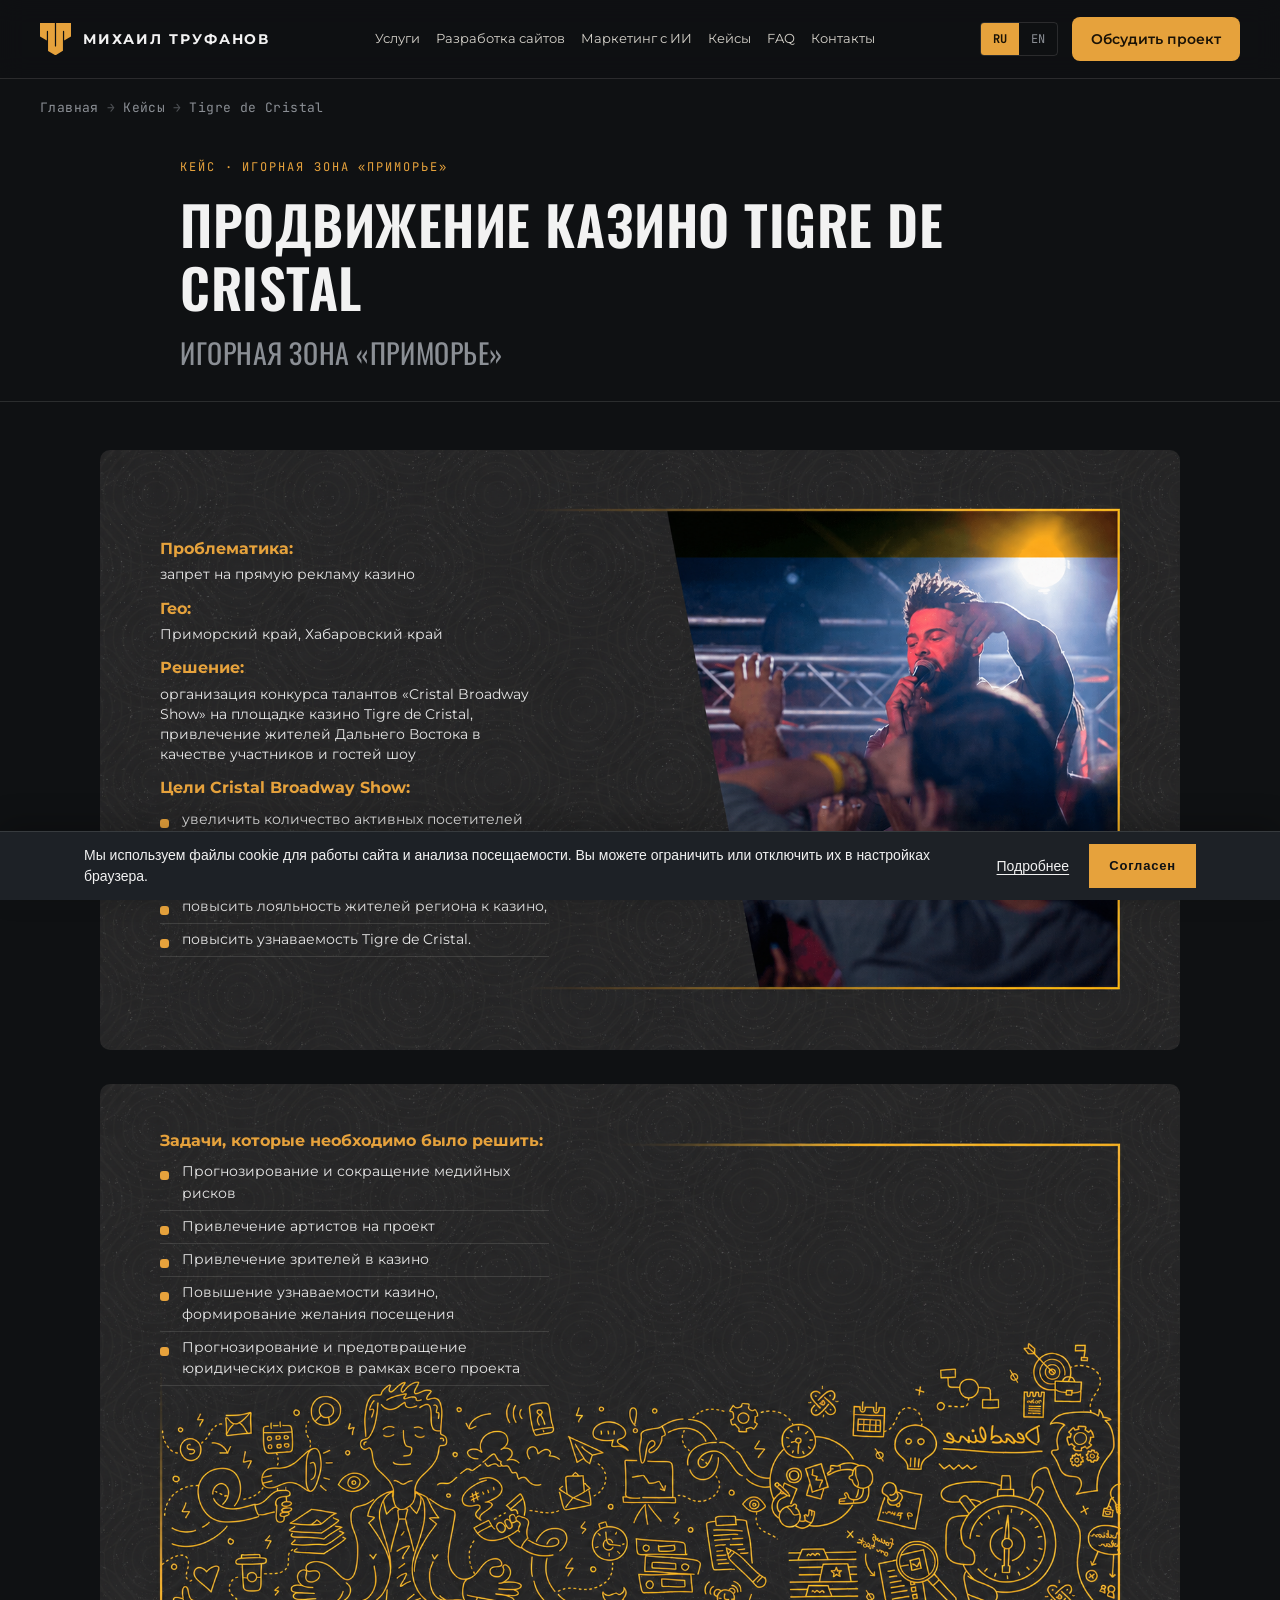
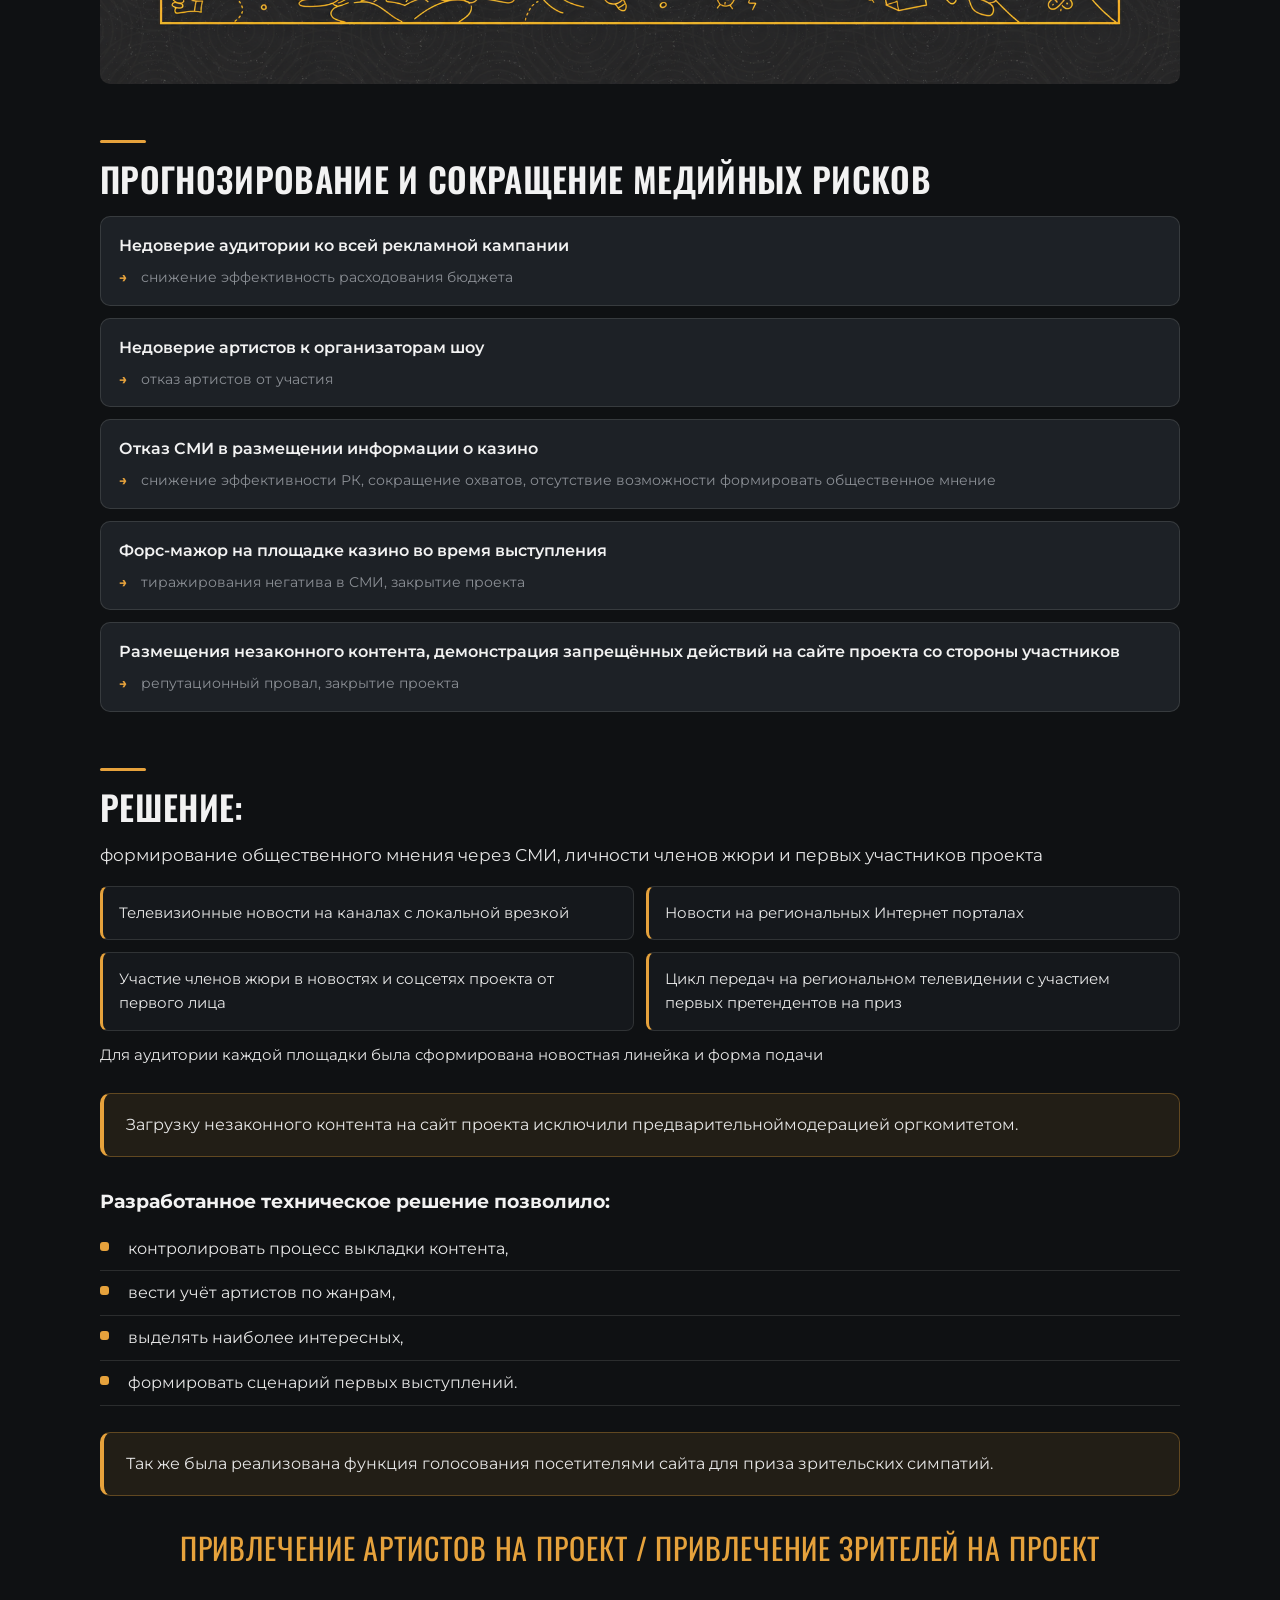
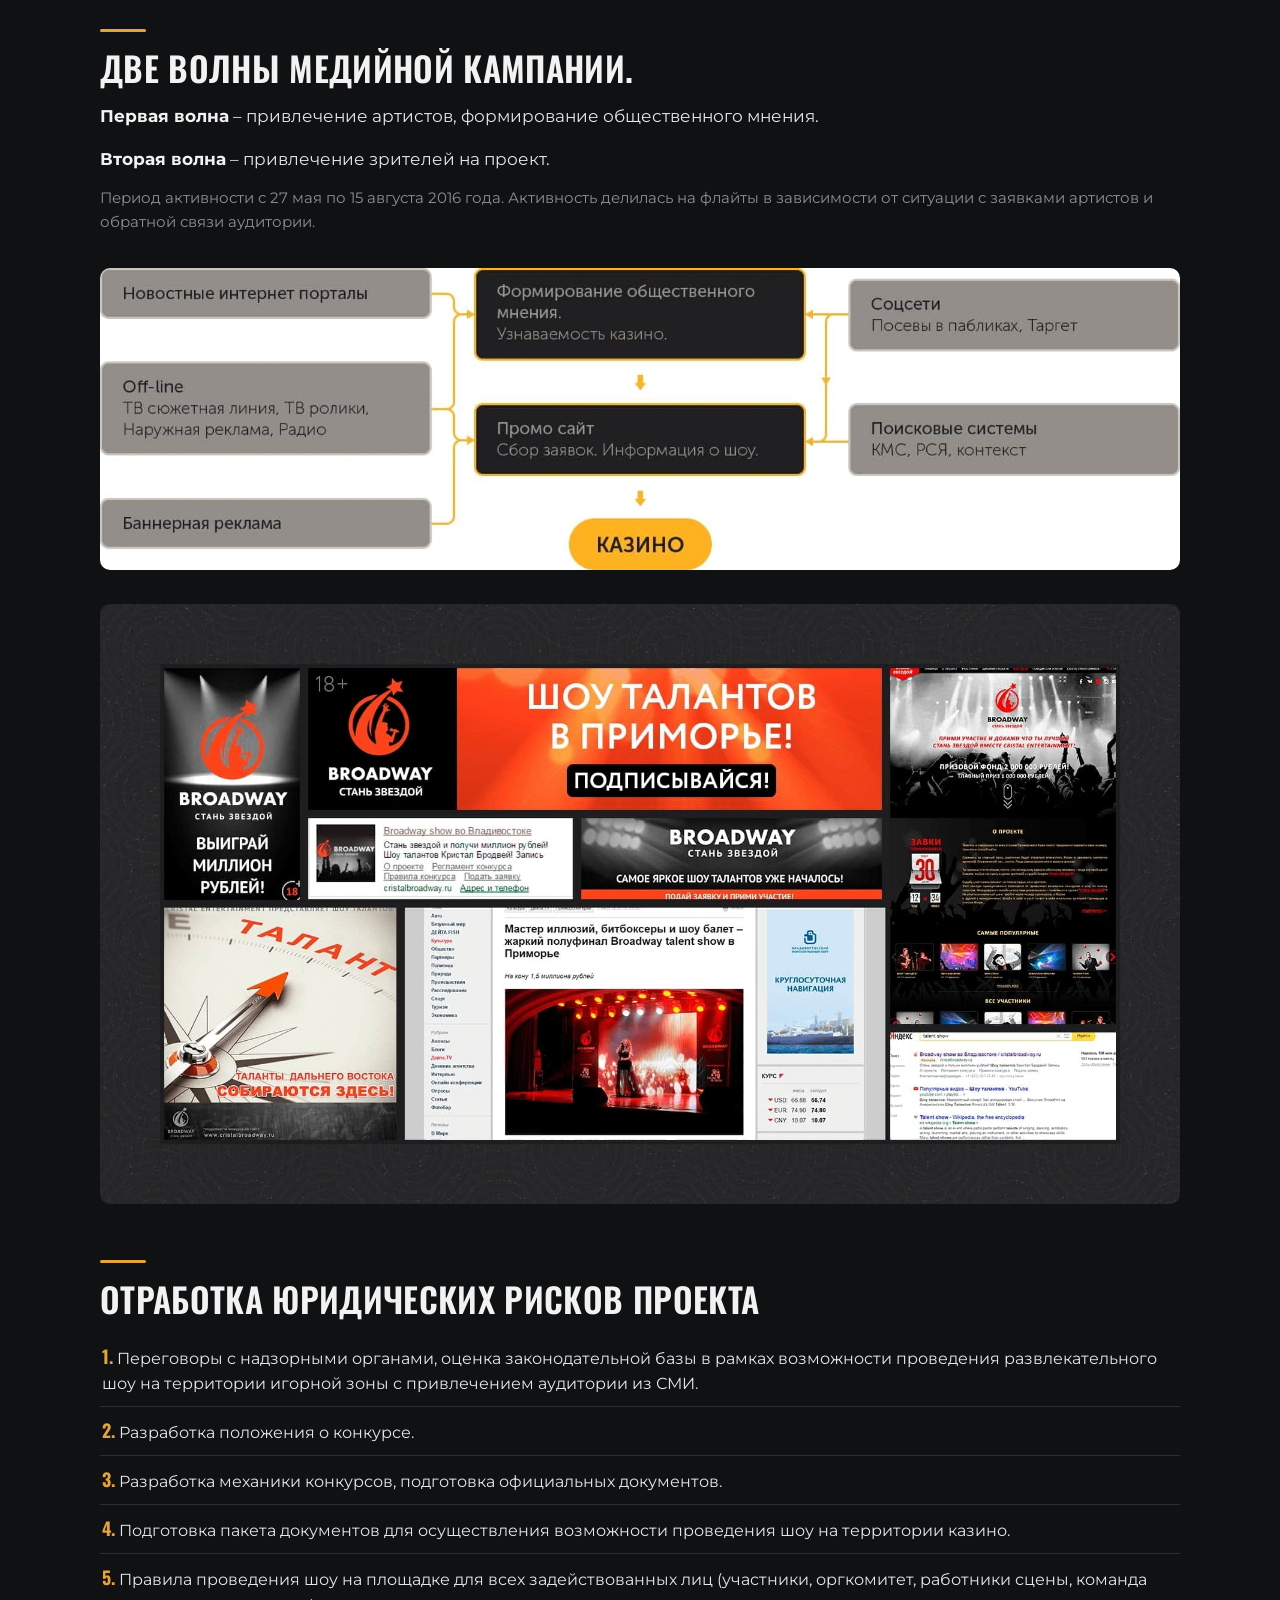
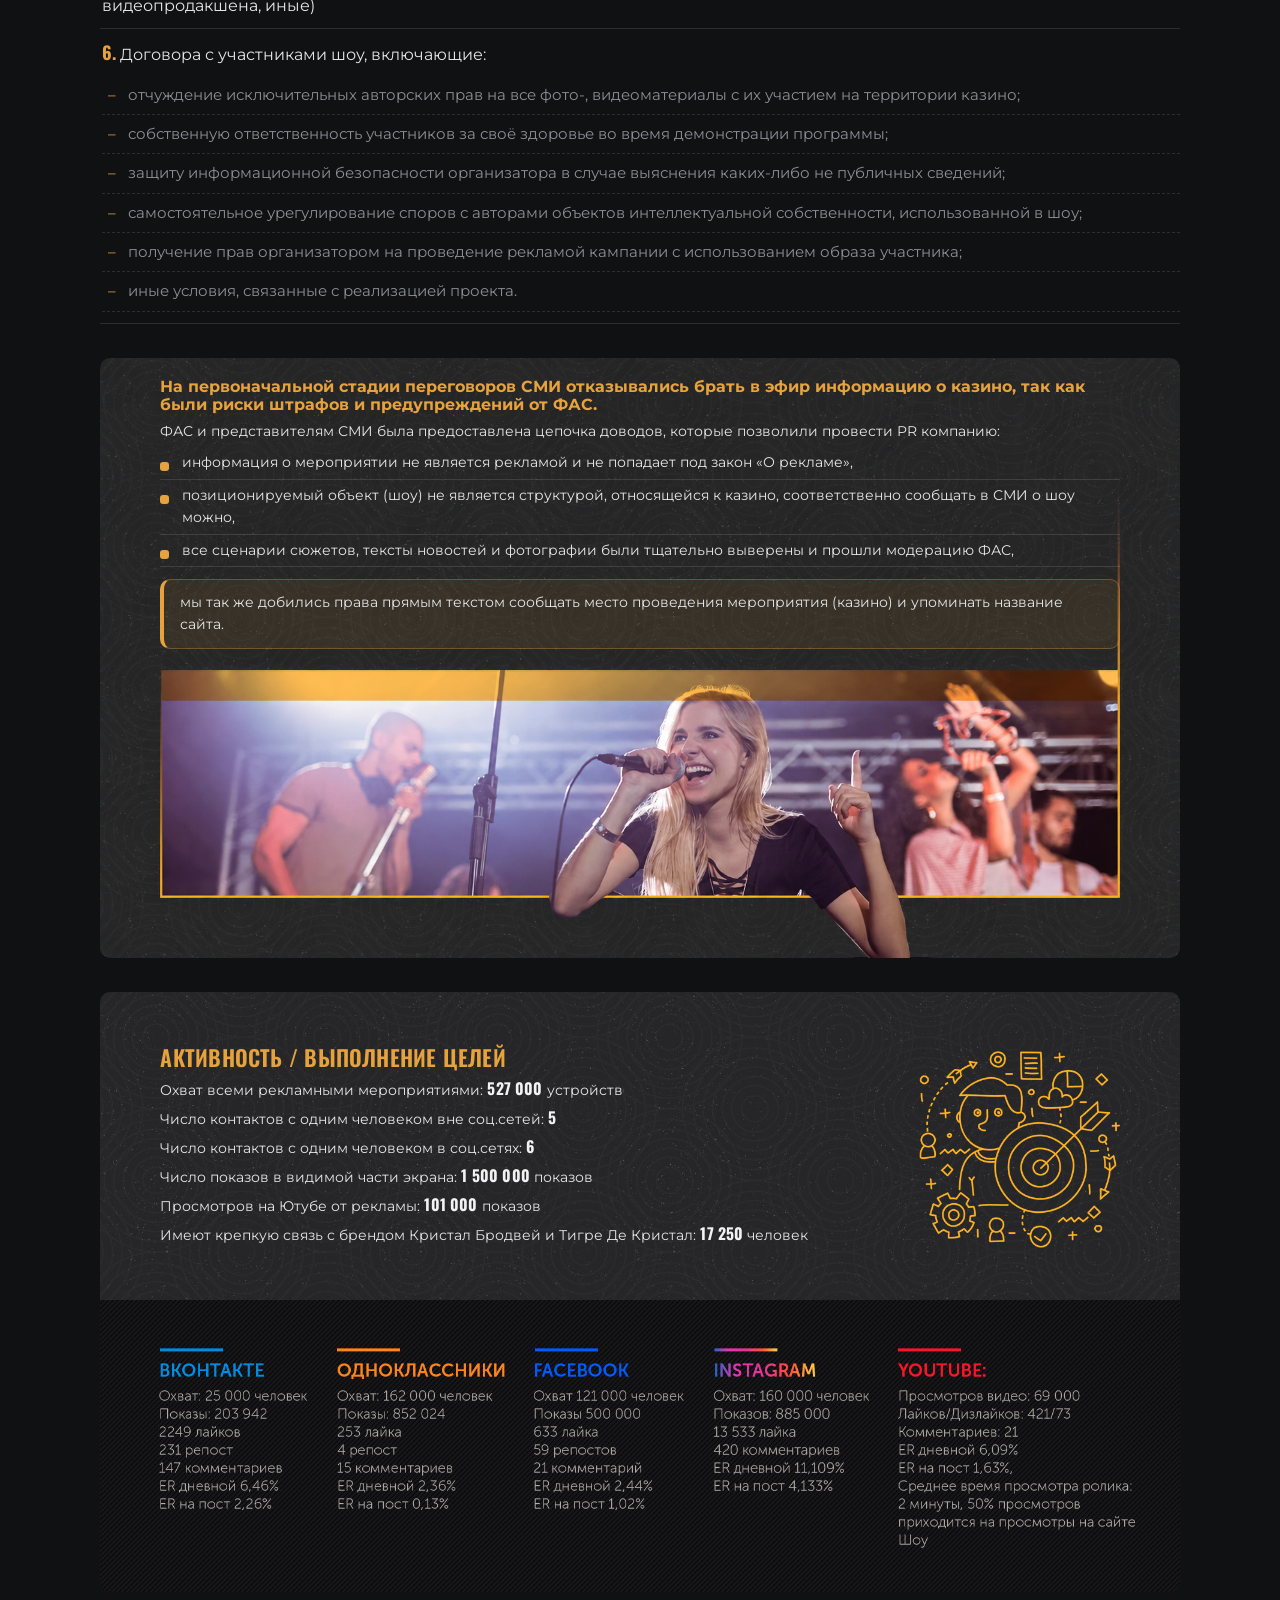
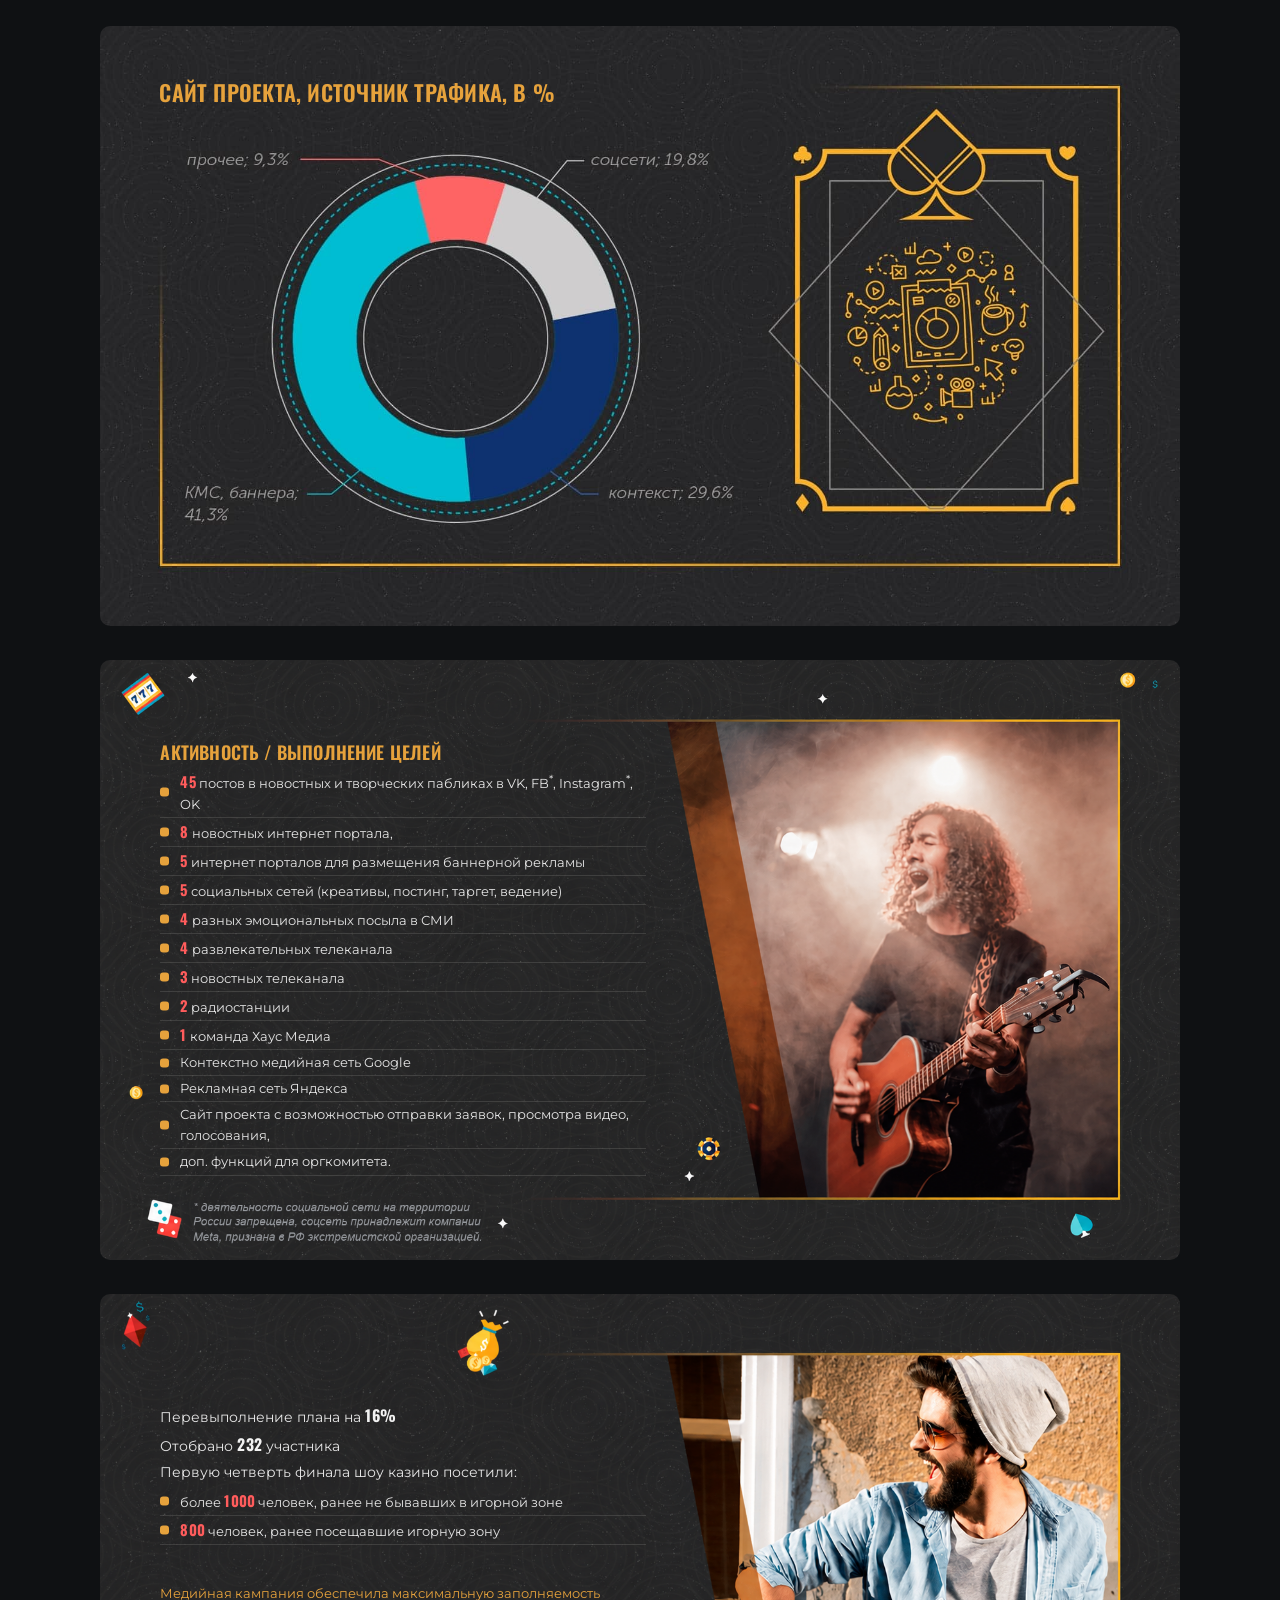
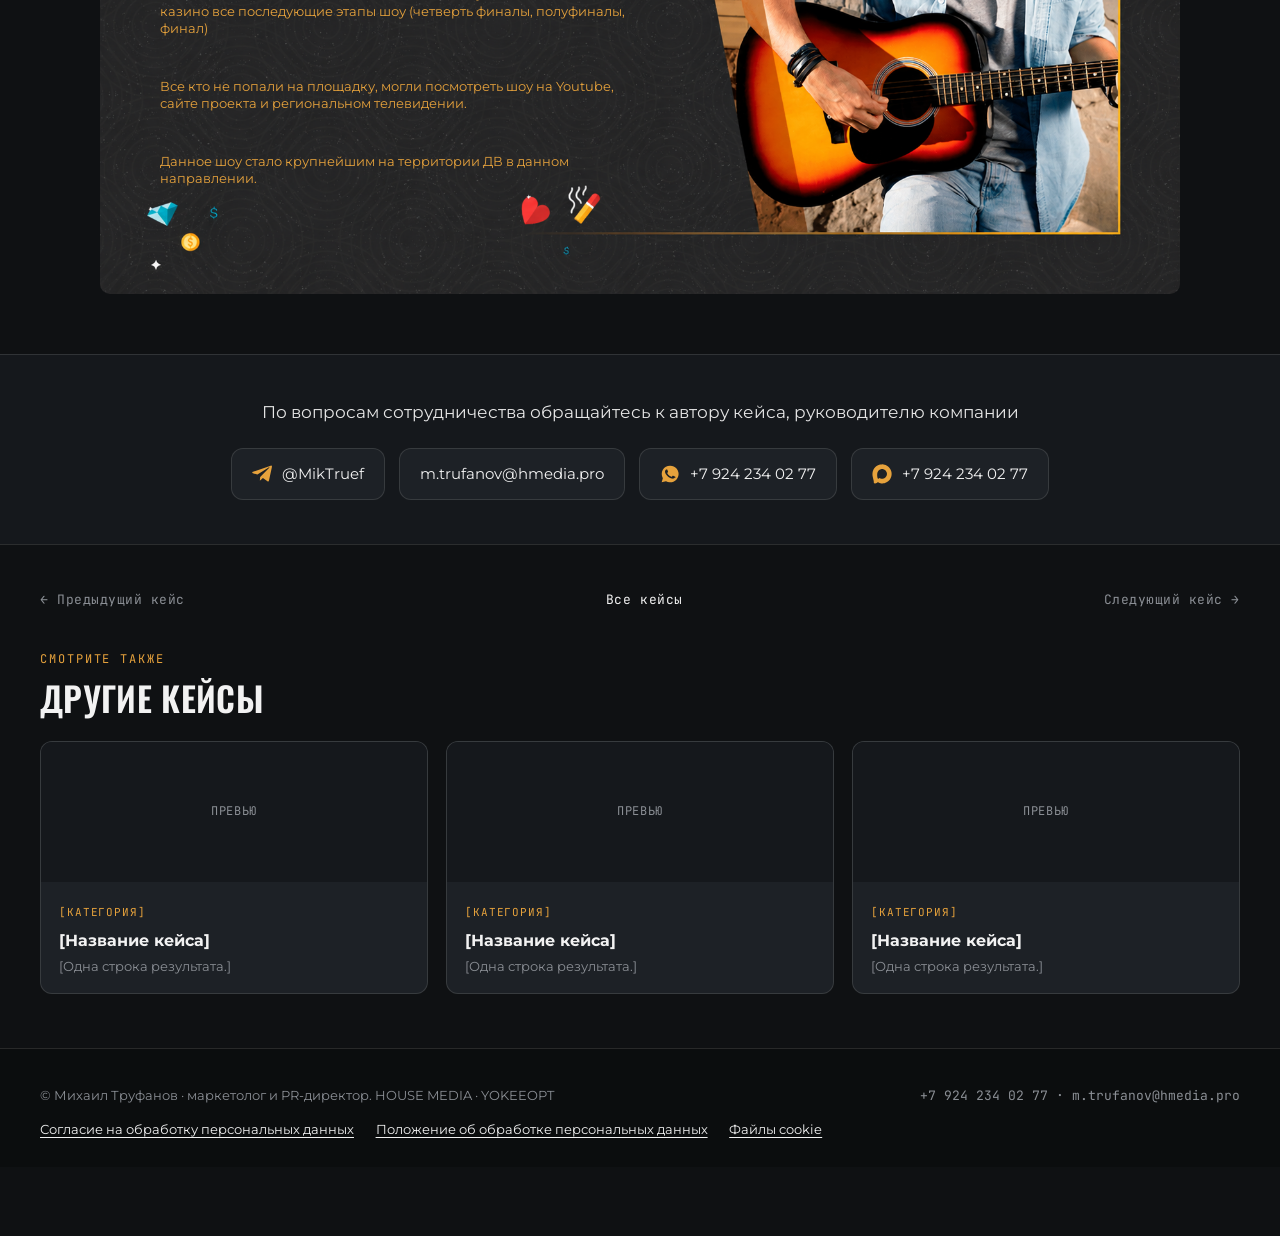
<file: casino_case.html>
<!doctype html>
<html lang="ru" data-lang="ru">

<head>
  <meta charset="utf-8">
  <script>
    (() => {
      const root = document.documentElement;
      const preferenceKey = 'site-lang';

      function applyLanguage(language) {
        if (root.lang !== language) {
          root.dataset.lang = language;
          root.lang = language;
        }
        for (const button of document.querySelectorAll('[data-set-lang]')) {
          const active = button.dataset.setLang === language;
          button.classList.toggle('active', active);
          button.setAttribute('aria-pressed', String(active));
        }
      }

      function restoreLanguage() {
        let saved;
        try { saved = localStorage.getItem(preferenceKey); } catch {}
        applyLanguage(saved === 'en' || saved === 'ru' ? saved : root.lang);
      }

      restoreLanguage();
      document.addEventListener('DOMContentLoaded', restoreLanguage);
      window.addEventListener('pageshow', restoreLanguage);

      document.addEventListener('click', event => {
        const button = event.target.closest('button[data-set-lang]');
        if (!button) return;
        const language = button.dataset.setLang;
        try { localStorage.setItem(preferenceKey, language); } catch {}
        applyLanguage(language);
      });
    })();
  </script>
  <meta name="viewport" content="width=device-width, initial-scale=1">
  <title>Кейс Tigre de Cristal &mdash; продвижение казино · Михаил Труфанов</title>
  <link rel="preconnect" href="https://fonts.googleapis.com">
  <link rel="preconnect" href="https://fonts.gstatic.com" crossorigin>
  <link
    href="https://fonts.googleapis.com/css2?family=Oswald:wght@400;500;600;700&family=Montserrat:wght@400;500;600;700&family=JetBrains+Mono:wght@400;500&display=swap"
    rel="stylesheet">
  <style>
    :root {
      --bg: #0f1113;
      --panel: #1d2126;
      --panel-2: #15181c;
      --grey: #303740;
      --fg: #f2f2f2;
      --card-text: #e6e6e6;
      --muted: #8b8f95;
      --amber: #e6a23c;
      --amber-deep: #c8842a;
      --line: rgba(243, 240, 233, .12);
      --font-display: "Oswald", -apple-system, Segoe UI, Roboto, sans-serif;
      --font: "Montserrat", -apple-system, Segoe UI, Roboto, sans-serif;
      --mono: "JetBrains Mono", ui-monospace, monospace;
      --max: 1240px;
      --pad: 20px;
      --read: 760px;
    }

    * {
      box-sizing: border-box
    }

    html {
      scroll-behavior: smooth
    }

    body {
      margin: 0;
      background: var(--bg);
      color: var(--fg);
      font-family: var(--font);
      font-size: 16px;
      line-height: 1.62;
      -webkit-font-smoothing: antialiased
    }

    a {
      color: inherit;
      text-decoration: none
    }

    html[data-lang="en"] .ru {
      display: none !important
    }

    html[data-lang="ru"] .en {
      display: none !important
    }

    img {
      max-width: 100%
    }

    .wrap {
      max-width: var(--max);
      margin: 0 auto;
      padding: 0 var(--pad)
    }

    h1,
    h2,
    h3,
    h4 {
      margin: 0;
      font-weight: 600;
      line-height: 1.15
    }

    p {
      margin: 0
    }

    .amber {
      color: var(--amber)
    }

    .mono {
      font-family: var(--mono)
    }

    /* header */
    header {
      position: sticky;
      top: 0;
      z-index: 50;
      background: rgba(15, 17, 19, .82);
      backdrop-filter: blur(12px);
      border-bottom: 1px solid var(--line)
    }

    .nav {
      display: flex;
      align-items: center;
      justify-content: space-between;
      height: 78px;
      gap: 16px
    }

    .brand {
      display: flex;
      align-items: center;
      gap: 12px
    }

    .brand svg {
      width: 31px;
      height: 32px;
      flex: 0 0 auto
    }

    .brand b {
      font-weight: 700;
      font-size: 16px;
      letter-spacing: .14em;
      text-transform: uppercase
    }

    .menu {
      display: flex;
      gap: 26px;
      font-size: 15px;
      color: #d7d4cc
    }

    .menu a {
      position: relative;
      padding: 4px 0
    }

    .menu a::after {
      content: "";
      position: absolute;
      left: 0;
      bottom: -3px;
      width: 0;
      height: 2px;
      background: var(--amber);
      transition: width .25s
    }

    .menu a:hover::after {
      width: 100%
    }

    .nav-right {
      display: flex;
      align-items: center;
      gap: 14px
    }

    .lang {
      display: inline-flex;
      border: 1px solid var(--line);
      border-radius: 4px;
      overflow: hidden
    }

    .lang button {
      background: transparent;
      border: 0;
      color: var(--muted);
      font-family: var(--mono);
      font-size: 12px;
      padding: 8px 12px;
      cursor: pointer
    }

    .lang button.active {
      background: var(--amber);
      color: #1a1206;
      font-weight: 700
    }

    .btn {
      display: inline-flex;
      align-items: center;
      justify-content: center;
      gap: 9px;
      font-weight: 600;
      font-size: 15px;
      padding: 12px 24px;
      border-radius: 8px;
      border: 1.5px solid transparent;
      cursor: pointer;
      transition: .2s
    }

    .btn-fill {
      background: var(--amber);
      color: #1a1206
    }

    .btn-fill:hover {
      background: var(--amber-deep)
    }

    .nav .btn {
      padding: 10px 18px;
      font-size: 14px
    }

    /* breadcrumbs */
    .crumbs {
      padding: 18px 0 0
    }

    .crumbs .wrap {
      font-size: 13px;
      color: var(--muted);
      font-family: var(--mono);
      letter-spacing: .03em
    }

    .crumbs a:hover {
      color: var(--amber)
    }

    .crumbs .sep {
      margin: 0 8px;
      opacity: .5
    }

    /* hero */
    .hero {
      padding: 40px 0 26px;
      border-bottom: 1px solid var(--line)
    }

    .hero .wrap {
      max-width: 960px
    }

    .hero .kicker {
      font-family: var(--mono);
      font-size: 12px;
      letter-spacing: .16em;
      text-transform: uppercase;
      color: var(--amber)
    }

    .hero h1 {
      font-family: var(--font-display);
      font-size: clamp(30px, 4.6vw, 54px);
      letter-spacing: .01em;
      text-transform: uppercase;
      margin: 16px 0 12px
    }

    .hero .sub {
      font-family: var(--font-display);
      font-size: clamp(20px, 2.4vw, 28px);
      color: var(--muted);
      text-transform: uppercase;
      letter-spacing: .02em
    }

    /* article */
    .article {
      max-width: var(--max);
      margin: 0 auto;
      padding: 14px var(--pad) 0
    }

    .article>* {
      margin-left: auto;
      margin-right: auto
    }

    .tx {
      max-width: var(--read);
      margin-top: 16px;
      margin-left: auto;
      margin-right: auto;
      font-size: 17px;
      color: var(--card-text)
    }

    .tx b {
      color: var(--fg)
    }

    h2.sh {
      max-width: var(--read);
      font-family: var(--font-display);
      text-transform: uppercase;
      font-size: clamp(24px, 3vw, 34px);
      letter-spacing: .01em;
      margin-top: 56px;
      margin-left: auto;
      margin-right: auto
    }

    h2.sh.wide {
      max-width: 1080px
    }

    .wide-block h2.sh,
    .wide-block .tx,
    .wide-block .chips,
    .wide-block .subtx,
    .wide-block .note,
    .wide-block h3.lbl,
    .wide-block ul.li,
    .wide-block .emph {
      max-width: 1080px
    }

    h2.sh::before {
      content: "";
      display: block;
      width: 46px;
      height: 3px;
      background: var(--amber);
      border-radius: 2px;
      margin-bottom: 16px
    }

    h3.lbl {
      max-width: var(--read);
      font-family: var(--font);
      font-weight: 700;
      font-size: 19px;
      color: var(--fg);
      margin-top: 34px;
      margin-left: auto;
      margin-right: auto
    }

    h4.subh {
      max-width: var(--read);
      font-weight: 700;
      font-size: 17px;
      color: var(--fg);
      margin-top: 26px;
      margin-left: auto;
      margin-right: auto
    }

    ul.li {
      max-width: var(--read);
      list-style: none;
      padding: 0;
      margin-top: 14px;
      margin-left: auto;
      margin-right: auto
    }

    ul.li>li {
      position: relative;
      padding: 9px 0 9px 28px;
      border-bottom: 1px solid var(--line);
      color: var(--card-text)
    }

    ul.li>li::before {
      content: "";
      position: absolute;
      left: 0;
      top: 15px;
      width: 9px;
      height: 9px;
      border-radius: 3px;
      background: var(--amber)
    }

    ul.li.list-plain>li {
      padding-left: 2px
    }

    ul.li.list-plain>li::before {
      display: none
    }

    /* emphasis line */
    .emph {
      max-width: var(--read);
      margin-top: 28px;
      margin-left: auto;
      margin-right: auto;
      text-align: center;
      font-family: var(--font-display);
      text-transform: uppercase;
      letter-spacing: .03em;
      color: var(--amber);
      font-size: clamp(20px, 2.6vw, 30px)
    }

    /* important callout */
    .note {
      max-width: var(--read);
      margin-top: 26px;
      margin-left: auto;
      margin-right: auto;
      background: rgba(230, 162, 60, .09);
      border: 1px solid rgba(230, 162, 60, .32);
      border-left: 4px solid var(--amber);
      border-radius: 10px;
      padding: 18px 22px;
      color: var(--card-text);
      font-size: 16px
    }

    .note b {
      color: var(--amber);
      font-weight: 700
    }

    /* footnote */
    .fnote {
      max-width: var(--read);
      margin-top: 20px;
      margin-left: auto;
      margin-right: auto;
      padding-top: 12px;
      border-top: 1px solid var(--line);
      font-size: 13.5px;
      color: var(--muted);
      font-style: italic
    }

    /* figures */
    .fig {
      margin-top: 34px;
      text-align: center
    }

    .fig img {
      display: block;
      margin: 0 auto;
      border-radius: 10px;
      height: auto
    }

    .fig.mid img {
      max-width: 760px
    }

    .fig.wide img {
      max-width: 1080px
    }

    .fig.tall img {
      max-width: 640px
    }

    .fig.narrow img {
      max-width: 470px
    }

    .fig figcaption {
      margin-top: 12px;
      font-size: 13px;
      color: var(--muted);
      font-style: italic
    }

    /* slide with text placed on its own background */
    .slide-frame {
      position: relative;
      max-width: 1080px;
      margin: 0 auto
    }

    .slide-frame img {
      width: 100%
    }

    .slide-frame .slide-text {
      position: absolute;
      left: 5.6%;
      top: 15%;
      width: 36%;
      text-align: left
    }

    .slide-frame .slide-text.slide-text-tasks {
      top: 8%
    }

    .slide-frame .slide-text h3.lbl {
      max-width: none;
      margin: 15px 0 0;
      font-size: 16px;
      color: var(--amber)
    }

    .slide-frame .slide-text h2.sh {
      max-width: none;
      margin: 0;
      font-size: 22px;
      color: var(--amber)
    }

    .slide-frame .slide-text h2.sh::before {
      display: none
    }

    .slide-frame .slide-text h3.lbl:first-child,
    .slide-frame .slide-text h3.lbl:first-child+h3.lbl {
      margin-top: 0
    }

    .slide-frame .slide-text .tx {
      max-width: none;
      margin: 6px 0 0;
      font-size: 14px;
      line-height: 1.44
    }

    .slide-frame .slide-text ul.li {
      max-width: none;
      margin: 6px 0 0
    }

    .slide-frame .slide-text ul.li>li {
      font-size: 13.5px;
      padding: 5px 0 5px 22px
    }

    .slide-frame .slide-text ul.li>li>b.num:first-child {
      color: #ff5c5c
    }

    .slide-frame .slide-text .note {
      max-width: none;
      margin: 12px 0 0;
      padding: 12px 16px;
      font-size: 13.5px
    }

    .slide-frame .slide-text .subtx {
      max-width: none;
      margin: 40px 0 0;
      font-size: 13px;
      line-height: 1.35;
      color: var(--amber)
    }

    .slide-frame .slide-text.slide-text-full {
      left: 5.6%;
      width: 88.8%;
      top: 0;
      height: 52%;
      display: flex;
      flex-direction: column;
      justify-content: center
    }

    .slide-frame .slide-text.slide-text-stats {
      left: 5.6%;
      top: 0;
      width: 68%;
      height: 51.3%;
      display: flex;
      flex-direction: column;
      justify-content: center
    }

    .slide-frame .slide-text.slide-text-pie {
      left: 5.5%;
      top: 9%;
      width: 55%
    }

    .slide-frame .slide-text.slide-text-list {
      left: 5.6%;
      top: 10.05%;
      height: 79.65%;
      width: 45%;
      display: flex;
      flex-direction: column;
      justify-content: center
    }

    .slide-frame .slide-text.slide-text-list h2.sh {
      font-size: 18px
    }

    .slide-frame .slide-text.slide-text-list ul.li {
      margin-top: 5px
    }

    .slide-frame .slide-text.slide-text-list ul.li>li {
      font-size: 13px;
      padding: 2px 0 2px 20px
    }

    .slide-frame .slide-text.slide-text-list ul.li>li::before {
      top: 50%;
      transform: translateY(-50%)
    }

    /* contacts */
    .contact {
      margin-top: 60px;
      background: var(--panel-2);
      border-top: 1px solid var(--line);
      padding: 44px 0
    }

    .contact .in {
      max-width: 900px;
      margin: 0 auto;
      padding: 0 var(--pad);
      text-align: center
    }

    .contact p {
      color: var(--card-text);
      font-size: 17px
    }

    .contact-row {
      display: flex;
      flex-wrap: wrap;
      justify-content: center;
      gap: 14px;
      margin-top: 22px
    }

    .cbtn {
      display: inline-flex;
      align-items: center;
      gap: 10px;
      background: var(--panel);
      border: 1px solid var(--line);
      border-radius: 12px;
      padding: 13px 20px;
      font-size: 15px;
      color: var(--fg);
      transition: .16s
    }

    .cbtn:hover {
      border-color: var(--amber);
      color: var(--amber)
    }

    .cbtn svg {
      width: 20px;
      height: 20px;
      flex: 0 0 auto
    }

    .cbtn.tg svg {
      fill: #e6a23c
    }

    .cbtn.wa svg {
      fill: #e6a23c
    }

    .cbtn.max svg {
      fill: #e6a23c
    }

    /* case navigation */
    .casenav {
      border-top: 1px solid var(--line);
      padding: 44px 0 54px
    }

    .casenav .in {
      max-width: var(--max);
      margin: 0 auto;
      padding: 0 var(--pad)
    }

    .casenav .row {
      display: flex;
      justify-content: space-between;
      align-items: center;
      gap: 16px;
      flex-wrap: wrap
    }

    .casenav .row a {
      font-family: var(--mono);
      font-size: 13px;
      letter-spacing: .04em;
      color: var(--muted)
    }

    .casenav .row a:hover {
      color: var(--amber)
    }

    .casenav .row .all {
      color: var(--fg)
    }

    .casenav .eyebrow {
      display: block;
      margin-top: 40px;
      font-family: var(--mono);
      font-size: 12px;
      letter-spacing: .16em;
      text-transform: uppercase;
      color: var(--amber)
    }

    .casenav h2 {
      font-family: var(--font-display);
      text-transform: uppercase;
      font-size: clamp(24px, 3vw, 34px);
      letter-spacing: .01em;
      margin-top: 8px
    }

    .others {
      display: grid;
      grid-template-columns: repeat(3, 1fr);
      gap: 18px;
      margin-top: 24px
    }

    .ocard {
      display: block;
      background: var(--panel);
      border: 1px solid var(--line);
      border-radius: 12px;
      overflow: hidden;
      transition: .16s
    }

    .ocard:hover {
      border-color: rgba(230, 162, 60, .5);
      transform: translateY(-2px)
    }

    .ocard .oimg {
      height: 140px;
      display: flex;
      align-items: center;
      justify-content: center;
      background: var(--panel-2);
      color: var(--muted);
      font-family: var(--mono);
      font-size: 12px;
      letter-spacing: .05em;
      text-transform: uppercase
    }

    .ocard .obody {
      padding: 16px 18px
    }

    .ocard .otag {
      font-family: var(--mono);
      font-size: 11px;
      letter-spacing: .08em;
      text-transform: uppercase;
      color: var(--amber)
    }

    .ocard h4 {
      font-size: 16px;
      margin: 8px 0 6px;
      color: var(--fg);
      font-weight: 700
    }

    .ocard p {
      color: var(--muted);
      font-size: 13px
    }

    /* social results block (mobile replacement for slide 10) */
    .mobile-only {
      display: none
    }

    .social-stats {
      max-width: 1080px;
      margin: 34px auto 0
    }

    .social-stats .ss-grid {
      display: grid;
      grid-template-columns: repeat(5, minmax(0, 1fr));
      gap: 28px 24px
    }

    .social-stats .ss-col {
      --ss: #b2aea8;
      min-width: 0
    }

    .social-stats .ss-col::before {
      content: "";
      display: block;
      width: 106px;
      max-width: 100%;
      height: 5px;
      margin-bottom: 12px;
      background: var(--ss)
    }

    .social-stats h3 {
      margin: 0 0 10px;
      font-family: var(--font);
      font-size: 19px;
      font-weight: 700;
      line-height: 1.2;
      color: var(--ss);
      overflow-wrap: break-word
    }

    .social-stats h3 sup {
      font-size: .65em;
      line-height: 0
    }

    .social-stats ul {
      margin: 0;
      padding: 0;
      list-style: none
    }

    .social-stats li {
      margin: 0 0 6px;
      font-size: 15px;
      line-height: 1.45;
      color: #b2aea8
    }

    .social-stats .ss-vk {
      --ss: #008ce1
    }

    .social-stats .ss-ok {
      --ss: #ff851c
    }

    .social-stats .ss-fb {
      --ss: #005bff
    }

    .social-stats .ss-ig {
      --ss: linear-gradient(90deg, #525bc1, #e834b0, #ff4e40, #ffbb43)
    }

    .social-stats .ss-ig h3 {
      display: inline-block;
      background: var(--ss);
      -webkit-background-clip: text;
      background-clip: text;
      -webkit-text-fill-color: transparent;
      color: transparent
    }

    .social-stats .ss-yt {
      --ss: #ff1528
    }

    .social-stats .ss-note {
      margin-top: 22px;
      font-size: 13px;
      line-height: 1.5;
      color: #b2aea8
    }

    @media(max-width: 1000px) {
      .social-stats .ss-grid {
        grid-template-columns: repeat(auto-fit, minmax(150px, 1fr))
      }
    }

    @media(max-width: 480px) {
      .social-stats .ss-grid {
        gap: 24px 14px
      }

      .social-stats h3 {
        font-size: 17px
      }
    }

    @media(max-width: 760px) {
      .mobile-only {
        display: block
      }

      .others {
        grid-template-columns: 1fr
      }

      .slide-frame .slide-text {
        position: static;
        width: auto;
        margin-bottom: 20px
      }

      .slide-frame img.desktop-only {
        display: none
      }

      .slide-frame .slide-text.slide-text-full,
      .slide-frame .slide-text.slide-text-stats,
      .slide-frame .slide-text.slide-text-pie,
      .slide-frame .slide-text.slide-text-list {
        width: auto;
        height: auto
      }

      .slide-frame .slide-text.slide-text-list h2.sh {
        font-size: clamp(24px, 3vw, 34px)
      }

      .slide-frame .slide-text.slide-text-list ul.li>li {
        font-size: 15px;
        padding: 9px 0 9px 28px
      }

      .slide-frame .slide-text h3.lbl,
      .slide-frame .slide-text h2.sh,
      .slide-frame .slide-text .tx,
      .slide-frame .slide-text ul.li,
      .slide-frame .slide-text .note,
      .slide-frame .slide-text .subtx {
        max-width: var(--read)
      }

      .slide-frame .slide-text h3.lbl {
        font-size: 19px
      }

      .slide-frame .slide-text h2.sh {
        font-size: clamp(24px, 3vw, 34px);
        margin-top: 0
      }

      .slide-frame .slide-text h2.sh::before {
        display: block
      }

      .slide-frame .slide-text .tx {
        font-size: 17px
      }

      .slide-frame .slide-text ul.li>li {
        font-size: 15px;
        padding: 9px 0 9px 28px
      }

      .slide-frame .slide-text .note {
        font-size: 16px;
        padding: 18px 22px
      }

      .slide-frame .slide-text .subtx {
        font-size: 15px;
        line-height: 1.62
      }
    }

    /* footer */
    .footer {
      background: #0b0d0e;
      border-top: 1px solid var(--line);
      padding: 36px 0 28px
    }

    .footer .wrap {
      display: flex;
      justify-content: space-between;
      gap: 20px;
      flex-wrap: wrap;
      align-items: center
    }

    .footer .copy {
      color: var(--muted);
      font-size: 13px
    }

    .footer .mono {
      color: var(--muted);
      font-size: 13px
    }

    @media(max-width:640px) {
      .menu {
        display: none
      }
    }


    /* casino-specific additions */
    .subtx {
      max-width: var(--read);
      margin: 12px auto 0;
      color: var(--muted);
      font-size: 15px
    }

    .num {
      color: var(--amber);
      font-weight: 700;
      font-family: var(--font-display);
      font-size: 1.12em;
      letter-spacing: .01em
    }

    .riskgrid {
      max-width: 1080px;
      margin: 18px auto 0;
      display: flex;
      flex-direction: column;
      gap: 12px
    }

    .riskcard {
      background: var(--panel);
      border: 1px solid var(--line);
      border-radius: 10px;
      padding: 16px 18px
    }

    .riskcard .rk {
      color: var(--fg);
      font-weight: 600
    }

    .riskcard .cs {
      color: var(--muted);
      font-size: 14px;
      margin-top: 7px;
      padding-left: 22px;
      position: relative
    }

    .riskcard .cs::before {
      content: "\2192";
      position: absolute;
      left: 0;
      color: var(--amber);
      font-weight: 700
    }

    .chips {
      max-width: var(--read);
      margin: 16px auto 0;
      display: grid;
      grid-template-columns: 1fr 1fr;
      gap: 12px
    }

    .chip {
      background: var(--panel-2);
      border: 1px solid var(--line);
      border-left: 3px solid var(--amber);
      border-radius: 8px;
      padding: 14px 16px;
      color: var(--card-text);
      font-size: 15px
    }

    ul.li ul {
      list-style: none;
      padding: 0;
      margin: 8px 0 2px
    }

    ul.li ul li {
      position: relative;
      padding: 7px 0 7px 26px;
      border-bottom: 1px dashed var(--line);
      color: var(--muted);
      font-size: 15px
    }

    ul.li ul li::before {
      content: "\2013";
      position: absolute;
      left: 6px;
      top: 7px;
      background: none;
      width: auto;
      height: auto;
      color: var(--amber)
    }

    @media(max-width:640px) {
      .chips {
        grid-template-columns: 1fr
      }
    }
  </style>
<style id="shared-site-navigation">
/* Shared navigation: website development stays on one line. */
header .menu{gap:16px;font-size:13px;flex-shrink:0}
header .menu a{white-space:nowrap;flex-shrink:0}
header .brand,header .logo,header .nav-right,header .right{flex-shrink:0}
header .brand b{font-size:14px;white-space:nowrap}
header .nav,header.header .wrap{gap:16px}
@media(max-width:1180px){
  header .nav,header.header .wrap{height:auto;min-height:78px;flex-wrap:wrap;padding-top:14px;padding-bottom:10px;row-gap:10px}
  header .nav-right,header .right{margin-left:auto}
  header .menu{display:flex;order:3;flex-basis:100%;min-width:0;max-width:100%;margin-left:0;justify-content:center;overflow-x:auto;padding:4px 0 8px;scrollbar-width:thin;scrollbar-color:var(--amber) transparent}
  html{scroll-padding-top:142px}
}
@media(max-width:640px){
  header .menu{justify-content:flex-start;gap:20px;font-size:12px}
  header .brand{gap:8px}
  header .brand b{font-size:10px;letter-spacing:.07em}
  header .brand svg,header .brand img{width:24px;height:26px}
  header .logo{font-size:16px;white-space:nowrap;gap:8px}
  header .nav-right>.btn,header .right>.btn{display:none}
  header .lang button{padding:8px;font-size:11px}
}
</style>
<style id="mobile-layout">
    /* Mobile: content never wider than the header, burger menu. */
    header .burger {
      display: none;
      flex-direction: column;
      justify-content: center;
      gap: 5px;
      width: 42px;
      height: 42px;
      padding: 0 10px;
      margin-left: 4px;
      background: transparent;
      border: 1px solid var(--line);
      border-radius: 4px;
      cursor: pointer;
      flex-shrink: 0
    }

    header .burger span {
      display: block;
      height: 2px;
      background: var(--fg);
      border-radius: 2px;
      transition: transform .25s, opacity .2s
    }

    header.menu-open .burger span:nth-child(1) {
      transform: translateY(7px) rotate(45deg)
    }

    header.menu-open .burger span:nth-child(2) {
      opacity: 0
    }

    header.menu-open .burger span:nth-child(3) {
      transform: translateY(-7px) rotate(-45deg)
    }

    @media(max-width:900px) {
      body {
        overflow-x: hidden
      }

      img,
      video,
      iframe,
      canvas {
        max-width: 100% !important
      }

      img {
        height: auto
      }

      figure.fig {
        margin-left: 0;
        margin-right: 0;
        max-width: 100%
      }

      html {
        scroll-padding-top: 80px
      }

      header .nav {
        position: relative;
        flex-wrap: nowrap;
        height: 64px;
        min-height: 64px;
        padding-top: 0;
        padding-bottom: 0
      }

      header .brand {
        min-width: 0;
        flex-shrink: 1
      }

      header .nav-right {
        margin-left: auto
      }

      header .burger {
        display: inline-flex
      }

      header .menu {
        display: none;
        position: absolute;
        top: 100%;
        left: 0;
        right: 0;
        order: 0;
        flex-direction: column;
        gap: 0;
        max-width: none;
        max-height: calc(100vh - 64px);
        overflow-y: auto;
        padding: 6px var(--pad) 14px;
        font-size: 16px;
        background: rgba(15, 17, 19, .97);
        border-bottom: 1px solid var(--line);
        box-shadow: 0 18px 30px rgba(0, 0, 0, .35)
      }

      header.menu-open .menu {
        display: flex
      }

      header .menu a {
        padding: 14px 0;
        white-space: normal;
        border-bottom: 1px solid var(--line)
      }

      header .menu a:last-child {
        border-bottom: 0
      }

      header .menu a::after {
        display: none
      }
    }
  </style>
  <link rel="stylesheet" href="legal/documents.css">
  <script src="legal/documents.js" defer></script>
</head>

<body id="top">

  <header>
    <div class="wrap nav">
      <a class="brand" href="index.html#top">
        <svg viewBox="0 0 31 32" fill="none" aria-hidden="true">
          <path fill-rule="evenodd" clip-rule="evenodd"
            d="M16.1092 0V22.9666C16.1092 23.7761 14.8766 23.7761 14.8766 22.9666V0H0V13.4351L6.82907 17.468V8.43467C6.82907 7.61563 8.04753 7.60126 8.04753 8.43467V27.9527L14.8766 31.9856L16.0289 32L22.9383 27.7611V8.4203C22.9714 7.59647 24.1568 7.63 24.1568 8.4203V17.468L31 13.5022V0H16.1092Z"
            fill="#e6a23c" />
        </svg>
        <b><span class="ru">МИХАИЛ&nbsp;ТРУФАНОВ</span><span class="en">MIKHAIL TRUFANOV</span></b>
      </a>
      <nav class="menu" id="site-menu">
        <a href="index.html#services"><span class="ru">Услуги</span><span class="en">Services</span></a>
        <a href="sites_prises.html"><span class="ru">Разработка сайтов</span><span class="en">Website development</span></a>
        <a href="index.html#ai"><span class="ru">Маркетинг с ИИ</span><span class="en">AI marketing</span></a>
        <a href="#cases"><span class="ru">Кейсы</span><span class="en">Cases</span></a>
        <a href="index.html#faq">FAQ</a>
        <a href="#contact"><span class="ru">Контакты</span><span class="en">Contacts</span></a>
      </nav>
      <div class="nav-right">
        <div class="lang" role="group" aria-label="Language / Язык">
          <button data-set-lang="ru" class="active" type="button">RU</button>
          <button data-set-lang="en" type="button">EN</button>
        </div>
        <a class="btn btn-fill" href="#contact"><span class="ru">Обсудить проект</span><span class="en">Let’s
            talk</span></a>
      </div>
    <button class="burger" type="button" aria-label="Меню" aria-expanded="false" aria-controls="site-menu"><span></span><span></span><span></span></button>
    </div>
  </header>

  <div class="crumbs">
    <div class="wrap"><a href="#"><span class="ru">Главная</span><span class="en">Home</span></a><span
        class="sep">→</span><a href="#"><span class="ru">Кейсы</span><span class="en">Cases</span></a><span
        class="sep">→</span>Tigre de Cristal</div>
  </div>

  <section class="hero">
    <div class="wrap">
      <p class="kicker"><span class="ru">Кейс · игорная зона «Приморье»</span><span class="en">Case study ·
          Primorye gaming zone</span></p>
      <h1><span class="ru">Продвижение казино Tigre de Cristal</span><span class="en">Promoting Tigre de Cristal
          casino</span></h1>
      <p class="sub"><span class="ru">Игорная зона «Приморье»</span><span class="en">Primorye gaming zone</span></p>
    </div>
  </section>

  <div class="article">

    <figure class="fig wide">
      <div class="slide-frame">
        <div class="slide-text">
          <h3 class="lbl ru">Проблематика:</h3>
          <h3 class="lbl en">The challenge:</h3>
          <p class="tx ru">запрет на прямую рекламу казино</p>
          <p class="tx en">A ban on direct advertising of casinos</p>

          <h3 class="lbl ru">Гео:</h3>
          <h3 class="lbl en">Target regions:</h3>
          <p class="tx ru">Приморский край, Хабаровский край</p>
          <p class="tx en">Primorsky Krai, Khabarovsk Krai</p>

          <h3 class="lbl ru">Решение:</h3>
          <h3 class="lbl en">The solution:</h3>
          <p class="tx ru">организация конкурса талантов «Cristal Broadway Show» на площадке казино Tigre de Cristal,
            привлечение жителей Дальнего Востока в качестве участников и гостей шоу</p>
          <p class="tx en">Organise the Cristal Broadway Show talent competition at Tigre de Cristal casino,
            attracting residents of the Russian Far East as performers and audience members.</p>

          <h3 class="lbl ru">Цели Cristal Broadway Show:</h3>
          <h3 class="lbl en">Cristal Broadway Show objectives:</h3>
          <ul class="li ru">
            <li>увеличить количество активных посетителей казино,</li>
            <li>привлечь в шоу артистов,</li>
            <li>повысить лояльность жителей региона к казино,</li>
            <li>повысить узнаваемость Tigre de Cristal.</li>
          </ul>
          <ul class="li en">
            <li>Increase the number of active casino visitors,</li>
            <li>Recruit performers for the show,</li>
            <li>Build goodwill towards the casino among local residents,</li>
            <li>Raise awareness of Tigre de Cristal.</li>
          </ul>
        </div>
        <picture>
          <source media="(max-width: 760px)" srcset="./картинки/2mobile.webp" type="image/webp">
          <img src="./casino_case_media/2nopoints.png" alt="">
        </picture>
      </div>
    </figure>

    <figure class="fig wide">
      <div class="slide-frame">
        <div class="slide-text slide-text-tasks">
          <h3 class="lbl ru">Задачи, которые необходимо было решить:</h3>
          <h3 class="lbl en">Key tasks:</h3>
          <ul class="li ru">
            <li>Прогнозирование и сокращение медийных рисков</li>
            <li>Привлечение артистов на проект</li>
            <li>Привлечение зрителей в казино</li>
            <li>Повышение узнаваемости казино, формирование желания посещения</li>
            <li>Прогнозирование и предотвращение юридических рисков в рамках всего проекта</li>
          </ul>
          <ul class="li en">
            <li>Anticipate and mitigate media and reputational risks</li>
            <li>Recruit performers for the project</li>
            <li>Attract audiences to the casino</li>
            <li>Raise awareness of the casino and build interest in visiting</li>
            <li>Anticipate and prevent legal risks throughout the project</li>
          </ul>
        </div>
        <img class="desktop-only" src="./casino_case_media/3nopoints.png" alt="">
      </div>
    </figure>

    <h2 class="sh wide ru">Прогнозирование и сокращение медийных рисков</h2>
    <h2 class="sh wide en">Anticipating and mitigating media and reputational risks</h2>
    <div class="riskgrid ru">
      <div class="riskcard">
        <div class="rk">Недоверие аудитории ко всей рекламной кампании</div>
        <div class="cs">снижение эффективность расходования бюджета</div>
      </div>
      <div class="riskcard">
        <div class="rk">Недоверие артистов к организаторам шоу</div>
        <div class="cs">отказ артистов от участия</div>
      </div>
      <div class="riskcard">
        <div class="rk">Отказ СМИ в размещении информации о казино</div>
        <div class="cs">снижение эффективности РК, сокращение охватов, отсутствие возможности формировать общественное
          мнение</div>
      </div>
      <div class="riskcard">
        <div class="rk">Форс-мажор на площадке казино во время выступления</div>
        <div class="cs">тиражирования негатива в СМИ, закрытие проекта</div>
      </div>
      <div class="riskcard">
        <div class="rk">Размещения незаконного контента, демонстрация запрещённых действий на сайте проекта со стороны
          участников</div>
        <div class="cs">репутационный провал, закрытие проекта</div>
      </div>
    </div>
    <div class="riskgrid en">
      <div class="riskcard">
        <div class="rk">Audience distrust of the advertising campaign as a whole</div>
        <div class="cs">Less efficient use of the advertising budget</div>
      </div>
      <div class="riskcard">
        <div class="rk">Performers' distrust of the show organisers</div>
        <div class="cs">Performers declining to participate</div>
      </div>
      <div class="riskcard">
        <div class="rk">Media outlets refusing to publish information about the casino</div>
        <div class="cs">Lower campaign effectiveness, reduced reach and no opportunity to shape public opinion</div>
      </div>
      <div class="riskcard">
        <div class="rk">Unforeseen incidents at the casino during a performance</div>
        <div class="cs">Negative media coverage and cancellation of the project</div>
      </div>
      <div class="riskcard">
        <div class="rk">Participants posting illegal content or displaying prohibited activities on the project
          website</div>
        <div class="cs">Reputational damage and cancellation of the project</div>
      </div>
    </div>

    <div class="wide-block ru">
      <h2 class="sh">Решение:</h2>
      <p class="tx">формирование общественного мнения через СМИ, личности членов жюри и первых участников проекта</p>
      <div class="chips">
        <div class="chip">Телевизионные новости на каналах с локальной врезкой</div>
        <div class="chip">Новости на региональных Интернет порталах</div>
        <div class="chip">Участие членов жюри в новостях и соцсетях проекта от первого лица</div>
        <div class="chip">Цикл передач на региональном телевидении с участием первых претендентов на приз</div>
      </div>
      <p class="subtx" style="color: var(--card-text)">Для аудитории каждой площадки была сформирована новостная линейка и форма подачи</p>
      <div class="note">Загрузку незаконного контента на сайт проекта исключили предварительноймодерацией оргкомитетом.
      </div>
      <h3 class="lbl">Разработанное техническое решение позволило:</h3>
      <ul class="li">
        <li>контролировать процесс выкладки контента,</li>
        <li>вести учёт артистов по жанрам,</li>
        <li>выделять наиболее интересных,</li>
        <li>формировать сценарий первых выступлений.</li>
      </ul>
      <div class="note">Так же была реализована функция голосования посетителями сайта для приза зрительских симпатий.
      </div>
    </div>

    <div class="wide-block en">
      <h2 class="sh">The solution:</h2>
      <p class="tx">Shape public opinion through media coverage, the profiles of the judges and the project's first
        contestants.</p>
      <div class="chips">
        <div class="chip">TV news coverage on channels with local programming slots</div>
        <div class="chip">News coverage on regional online news portals</div>
        <div class="chip">First-person contributions from judges in news coverage and on the project's social media
          channels</div>
        <div class="chip">A series of regional TV programmes featuring the first contestants competing for the prize
        </div>
      </div>
      <p class="subtx" style="color: var(--card-text)">A news agenda and content approach were tailored to each
        platform's audience.</p>
      <div class="note">Pre-publication moderation by the organising committee prevented illegal content from
        appearing on the project website.</div>
      <h3 class="lbl">The technical solution we developed made it possible to:</h3>
      <ul class="li">
        <li>Control the content publishing process,</li>
        <li>Organise performer records by genre,</li>
        <li>Identify the most promising acts,</li>
        <li>Plan the running order for the first performances.</li>
      </ul>
      <div class="note">We also added a website voting feature for the Audience Choice Award.</div>
    </div>

    <div class="wide-block ru">
      <p class="emph">Привлечение артистов на проект / Привлечение зрителей на проект</p>
      <h2 class="sh">Две волны медийной кампании.</h2>
      <p class="tx"><b>Первая волна</b> – привлечение артистов, формирование общественного мнения.</p>
      <p class="tx"><b>Вторая волна</b> – привлечение зрителей на проект.</p>
      <p class="subtx">Период активности с 27 мая по 15 августа 2016 года. Активность делилась на флайты в зависимости
        от ситуации с заявками артистов и обратной связи аудитории.</p>
    </div>

    <div class="wide-block en">
      <p class="emph">Recruiting performers / Attracting audiences</p>
      <h2 class="sh">Two waves of the media campaign.</h2>
      <p class="tx"><b>First wave</b> — recruiting performers and shaping public opinion.</p>
      <p class="tx"><b>Second wave</b> — attracting audiences to the show.</p>
      <p class="subtx">The campaign ran from 27 May to 15 August 2016. Activity was split into advertising flights,
        adjusted according to performer applications and audience feedback.</p>
    </div>

    <figure class="fig wide ru"><img src="./картинки/casino-map.jpg" alt=""></figure>
    <figure class="fig wide en"><img src="./картинки/casino-map-eng.png" alt=""></figure>

    <figure class="fig wide"><img src="./картинки/7.jpg" alt=""></figure>

    <div class="wide-block ru">
      <h2 class="sh">Отработка юридических рисков проекта</h2>
      <ul class="li list-plain">
        <li><b class="num">1.</b> Переговоры с надзорными органами, оценка законодательной базы в рамках возможности
          проведения развлекательного шоу на территории игорной зоны с привлечением аудитории из СМИ.</li>
        <li><b class="num">2.</b> Разработка положения о конкурсе.</li>
        <li><b class="num">3.</b> Разработка механики конкурсов, подготовка официальных документов.</li>
        <li><b class="num">4.</b> Подготовка пакета документов для осуществления возможности проведения шоу на
          территории казино.</li>
        <li><b class="num">5.</b> Правила проведения шоу на площадке для всех задействованных лиц (участники,
          оргкомитет, работники сцены, команда видеопродакшена, иные)</li>
        <li><b class="num">6.</b> Договора с участниками шоу, включающие:
          <ul>
            <li>отчуждение исключительных авторских прав на все фото-, видеоматериалы с их участием на территории
              казино;</li>
            <li>собственную ответственность участников за своё здоровье во время демонстрации программы;</li>
            <li>защиту информационной безопасности организатора в случае выяснения каких-либо не публичных сведений;
            </li>
            <li>самостоятельное урегулирование споров с авторами объектов интеллектуальной собственности,
              использованной в шоу;</li>
            <li>получение прав организатором на проведение рекламой кампании с использованием образа участника;</li>
            <li>иные условия, связанные с реализацией проекта.</li>
          </ul>
        </li>
      </ul>
    </div>

    <div class="wide-block en">
      <h2 class="sh">Managing the project's legal risks</h2>
      <ul class="li list-plain">
        <li><b class="num">1.</b> Discussions with regulatory authorities and a review of the legal framework to
          assess whether an entertainment show could be held within the gaming zone and promoted to audiences through
          the media.</li>
        <li><b class="num">2.</b> Drafting the competition regulations.</li>
        <li><b class="num">3.</b> Developing the competition mechanics and preparing official documentation.</li>
        <li><b class="num">4.</b> Preparing the documentation required to stage the show at the casino.</li>
        <li><b class="num">5.</b> Establishing on-site rules for everyone involved in the show: contestants, the
          organising committee, stage crew, the video production team and other personnel.</li>
        <li><b class="num">6.</b> Preparing contestant agreements covering:
          <ul>
            <li>assignment of exclusive copyright in all photo and video materials featuring contestants on the
              casino premises;</li>
            <li>contestants' personal responsibility for their health during their performances;</li>
            <li>protection of the organiser's confidential information should contestants gain access to any
              non-public information;</li>
            <li>contestants' responsibility for independently resolving disputes with the creators of intellectual
              property used in the show;</li>
            <li>granting the organiser the right to use contestants' likenesses in the advertising campaign;</li>
            <li>other terms relating to the delivery of the project.</li>
          </ul>
        </li>
      </ul>
    </div>

    <figure class="fig wide">
      <div class="slide-frame">
        <div class="slide-text slide-text-full ru">
          <h3 class="lbl">На первоначальной стадии переговоров СМИ отказывались брать в эфир информацию о казино, так
            как были риски штрафов и предупреждений от ФАС.</h3>
          <p class="tx">ФАС и представителям СМИ была предоставлена цепочка доводов, которые позволили провести PR
            компанию:</p>
          <ul class="li">
            <li>информация о мероприятии не является рекламой и не попадает под закон «О рекламе»,</li>
            <li>позиционируемый объект (шоу) не является структурой, относящейся к казино, соответственно сообщать в
              СМИ о шоу можно,</li>
            <li>все сценарии сюжетов, тексты новостей и фотографии были тщательно выверены и прошли модерацию ФАС,</li>
          </ul>
          <div class="note">мы так же добились права прямым текстом сообщать место проведения мероприятия (казино) и
            упоминать название сайта.</div>
        </div>
        <div class="slide-text slide-text-full en">
          <h3 class="lbl">At the start of negotiations, media outlets refused to broadcast information about the
            casino because of the risk of fines and warnings from the Federal Antimonopoly Service (FAS).</h3>
          <p class="tx">We presented FAS and media representatives with a set of arguments that enabled the PR
            campaign to go ahead:</p>
          <ul class="li">
            <li>information about the event did not constitute advertising and therefore did not fall within the
              scope of the Law on Advertising,</li>
            <li>the show being promoted was not an entity affiliated with the casino, so media coverage of the show
              was permissible,</li>
            <li>all broadcast scripts, news copy and photographs were carefully checked and reviewed by FAS.</li>
          </ul>
          <div class="note">we also secured permission to explicitly identify the casino as the event venue and
            mention the website address.</div>
        </div>
        <picture>
          <source media="(max-width: 760px)" srcset="./картинки/9mobile.webp" type="image/webp">
          <img src="./casino_case_media/9nopoints.png" alt="">
        </picture>
      </div>
    </figure>

    <figure class="fig wide ru">
      <div class="slide-frame">
        <div class="slide-text slide-text-stats">
          <h2 class="sh">Активность / Выполнение целей</h2>
          <p class="tx">Охват всеми рекламными мероприятиями: <b class="num">527 000</b> устройств</p>
          <p class="tx">Число контактов с одним человеком вне соц.сетей: <b class="num">5</b></p>
          <p class="tx">Число контактов с одним человеком в соц.сетях: <b class="num">6</b></p>
          <p class="tx">Число показов в видимой части экрана: <b class="num">1 500 000</b> показов</p>
          <p class="tx">Просмотров на Ютубе от рекламы: <b class="num">101 000</b> показов</p>
          <p class="tx">Имеют крепкую связь с брендом Кристал Бродвей и Тигре Де Кристал: <b class="num">17 250</b>
            человек</p>
        </div>
        <img class="desktop-only" src="./casino_case_media/10.jpg" alt="">
      </div>
    </figure>

    <figure class="fig wide en">
      <div class="slide-frame">
        <div class="slide-text slide-text-stats">
          <h2 class="sh">Campaign activity / Objectives achieved</h2>
          <p class="tx">Reach across all advertising activities: <b class="num">527,000</b> devices</p>
          <p class="tx">Ad frequency per person outside social media: <b class="num">5</b></p>
          <p class="tx">Ad frequency per person on social media: <b class="num">6</b></p>
          <p class="tx">Viewable impressions: <b class="num">1,500,000</b></p>
          <p class="tx">YouTube views generated by advertising: <b class="num">101,000</b></p>
          <p class="tx">People with a strong connection to the Cristal Broadway and Tigre de Cristal brands: <b
              class="num">17,250</b></p>
        </div>
        <img class="desktop-only" src="./картинки/10-eng.jpg" alt="">
      </div>
    </figure>

    <section class="social-stats mobile-only ru" aria-label="Результаты в соцсетях">
      <div class="ss-grid">
        <div class="ss-col ss-vk">
          <h3>ВКонтакте</h3>
          <ul>
            <li>Охват: 25 000 человек</li>
            <li>Показы: 203 942</li>
            <li>2 249 лайков</li>
            <li>231 репост</li>
            <li>147 комментариев</li>
            <li>ER дневной 6,46%</li>
            <li>ER на пост 2,26%</li>
          </ul>
        </div>
        <div class="ss-col ss-ok">
          <h3>Одноклассники</h3>
          <ul>
            <li>Охват: 162 000 человек</li>
            <li>Показы: 852 024</li>
            <li>253 лайка</li>
            <li>4 репост</li>
            <li>15 комментариев</li>
            <li>ER дневной 2,36%</li>
            <li>ER на пост 0,13%</li>
          </ul>
        </div>
        <div class="ss-col ss-fb">
          <h3>Facebook<sup>*</sup></h3>
          <ul>
            <li>Охват: 121 000 человек</li>
            <li>Показы: 500 000</li>
            <li>633 лайка</li>
            <li>59 репостов</li>
            <li>21 комментарий</li>
            <li>ER дневной 2,44%</li>
            <li>ER на пост 1,02%</li>
          </ul>
        </div>
        <div class="ss-col ss-ig">
          <h3>Instagram<sup>*</sup></h3>
          <ul>
            <li>Охват: 160 000 человек</li>
            <li>Показов: 885 000</li>
            <li>13 533 лайка</li>
            <li>420 комментариев</li>
            <li>ER дневной 11,109%</li>
            <li>ER на пост 4,133%</li>
          </ul>
        </div>
        <div class="ss-col ss-yt">
          <h3>YouTube</h3>
          <ul>
            <li>Просмотров видео: 69 000</li>
            <li>Лайков/дизлайков: 421/73</li>
            <li>Комментариев: 21</li>
            <li>ER дневной 6,09%</li>
            <li>ER на пост 1,63%</li>
            <li>Среднее время просмотра ролика: 2 минуты. 50% просмотров приходится на просмотры на сайте Шоу.</li>
          </ul>
        </div>
      </div>
      <p class="ss-note">*деятельность социальной сети на территории России запрещена, соцсеть принадлежит компании Meta, признана в РФ экстремистской организацией.</p>
    </section>

    <section class="social-stats mobile-only en" aria-label="Social media results">
      <div class="ss-grid">
        <div class="ss-col ss-vk">
          <h3>VKontakte</h3>
          <ul>
            <li>Reach: 25 000 people</li>
            <li>Views: 203 942</li>
            <li>2 249 likes</li>
            <li>231 reposts</li>
            <li>147 comments</li>
            <li>ER/day 6,46%</li>
            <li>ER/post 2,26%</li>
          </ul>
        </div>
        <div class="ss-col ss-ok">
          <h3>Odnoklassniki</h3>
          <ul>
            <li>Reach: 162 000 people</li>
            <li>Views: 852 024</li>
            <li>253 likes</li>
            <li>4 reposts</li>
            <li>15 comments</li>
            <li>ER/day 2,36%</li>
            <li>ER/post 0,13%</li>
          </ul>
        </div>
        <div class="ss-col ss-fb">
          <h3>Facebook<sup>*</sup></h3>
          <ul>
            <li>Reach: 121 000 people</li>
            <li>Views: 500 000</li>
            <li>633 likes</li>
            <li>59 reposts</li>
            <li>21 comments</li>
            <li>ER/day 2,44%</li>
            <li>ER/post 1,02%</li>
          </ul>
        </div>
        <div class="ss-col ss-ig">
          <h3>Instagram<sup>*</sup></h3>
          <ul>
            <li>Reach: 160 000 people</li>
            <li>Views: 885 000</li>
            <li>13 533 likes</li>
            <li>420 comments</li>
            <li>ER/day 11,109%</li>
            <li>ER/post 4,133%</li>
          </ul>
        </div>
        <div class="ss-col ss-yt">
          <h3>YouTube</h3>
          <ul>
            <li>Views: 69 000</li>
            <li>Likes/dislikes: 421/73</li>
            <li>Comments: 21</li>
            <li>ER/day 6,09%</li>
            <li>ER/post 1,63%</li>
            <li>Average time of watching the video: 2 minutes. 50% of views are on the site of the show.</li>
          </ul>
        </div>
      </div>
      <p class="ss-note">*The activities of this social network are prohibited in Russia. The social network is owned by Meta, which has been designated an extremist organization in the Russian Federation.</p>
    </section>

    <figure class="fig wide ru">
      <div class="slide-frame">
        <div class="slide-text slide-text-pie">
          <h2 class="sh">Сайт проекта, источник трафика, в&nbsp;%</h2>
        </div>
        <picture>
          <source media="(max-width: 760px)" srcset="./картинки/11mobrus.webp" type="image/webp">
          <img src="./картинки/11.jpg" alt="">
        </picture>
      </div>
    </figure>

    <figure class="fig wide en">
      <div class="slide-frame">
        <div class="slide-text slide-text-pie">
          <h2 class="sh">Project website: traffic sources,&nbsp;%</h2>
        </div>
        <picture>
          <source media="(max-width: 760px)" srcset="./картинки/11moben.webp" type="image/webp">
          <img src="./картинки/11-eng.jpg" alt="">
        </picture>
      </div>
    </figure>

    <figure class="fig wide ru">
      <div class="slide-frame">
        <div class="slide-text slide-text-list">
          <h2 class="sh">Активность / Выполнение целей</h2>
          <ul class="li">
            <li><b class="num">45</b> постов в новостных и творческих пабликах в VK, FB<sup>*</sup>, Instagram<sup>*</sup>, OK</li>
            <li><b class="num">8</b> новостных интернет портала,</li>
            <li><b class="num">5</b> интернет порталов для размещения баннерной рекламы</li>
            <li><b class="num">5</b> социальных сетей (креативы, постинг, таргет, ведение)</li>
            <li><b class="num">4</b> разных эмоциональных посыла в СМИ</li>
            <li><b class="num">4</b> развлекательных телеканала</li>
            <li><b class="num">3</b> новостных телеканала</li>
            <li><b class="num">2</b> радиостанции</li>
            <li><b class="num">1</b> команда Хаус Медиа</li>
            <li>Контекстно медийная сеть Google</li>
            <li>Рекламная сеть Яндекса</li>
            <li>Сайт проекта с возможностью отправки заявок, просмотра видео, голосования,</li>
            <li>доп. функций для оргкомитета.</li>
          </ul>
        </div>
        <picture>
          <source media="(max-width: 760px)" srcset="./картинки/12nopointsmobile.webp" type="image/webp">
          <img src="./casino_case_media/12nopoints.png" alt="">
        </picture>
      </div>
    </figure>

    <figure class="fig wide en">
      <div class="slide-frame">
        <div class="slide-text slide-text-list">
          <h2 class="sh">Campaign activity / Objectives achieved</h2>
          <ul class="li">
            <li><b class="num">45</b> posts in news and creative community pages on VK, Facebook<sup>*</sup>, Instagram<sup>*</sup> and
              Odnoklassniki</li>
            <li><b class="num">8</b> online news portals</li>
            <li><b class="num">5</b> web portals used for banner advertising</li>
            <li><b class="num">5</b> social networks: creative development, posting, targeted advertising and account
              management</li>
            <li><b class="num">4</b> distinct emotional appeals across media coverage</li>
            <li><b class="num">4</b> entertainment TV channels</li>
            <li><b class="num">3</b> news TV channels</li>
            <li><b class="num">2</b> radio stations</li>
            <li><b class="num">1</b> House Media team</li>
            <li>Google Display Network</li>
            <li>Yandex Advertising Network</li>
            <li>A project website with application submission, video viewing and voting functionality,</li>
            <li>Additional features for the organising committee.</li>
          </ul>
        </div>
        <picture>
          <source media="(max-width: 760px)" srcset="./картинки/12nopointsmobile.webp" type="image/webp">
          <img src="./casino_case_media/12nopoints-eng.png" alt="">
        </picture>
      </div>
    </figure>

    <figure class="fig wide">
      <div class="slide-frame">
        <div class="slide-text slide-text-list ru">
          <p class="tx">Перевыполнение плана на <b class="num">16%</b></p>
          <p class="tx">Отобрано <b class="num">232</b> участника</p>
          <p class="tx">Первую четверть финала шоу казино посетили:</p>
          <ul class="li">
            <li>более <b class="num">1000</b> человек, ранее не бывавших в игорной зоне</li>
            <li><b class="num">800</b> человек, ранее посещавшие игорную зону</li>
          </ul>
          <p class="subtx">Медийная кампания обеспечила максимальную заполняемость казино все последующие этапы шоу
            (четверть финалы, полуфиналы, финал)</p>
          <p class="subtx">Все кто не попали на площадку, могли посмотреть шоу на Youtube, сайте проекта и
            региональном телевидении.</p>
          <p class="subtx">Данное шоу стало крупнейшим на территории ДВ в данном направлении.</p>
        </div>
        <div class="slide-text slide-text-list en">
          <p class="tx">Target exceeded by <b class="num">16%</b></p>
          <p class="tx"><b class="num">232</b> contestants selected</p>
          <p class="tx">The show's first quarter-final brought the following audiences to the casino:</p>
          <ul class="li">
            <li>more than <b class="num">1,000</b> people who had never visited the gaming zone before</li>
            <li><b class="num">800</b> people who had previously visited the gaming zone</li>
          </ul>
          <p class="subtx">The media campaign ensured that the casino was at full capacity for every subsequent stage
            of the show: the quarter-finals, semi-finals and final.</p>
          <p class="subtx">Those unable to attend in person could watch the show on YouTube, the project website and
            regional television.</p>
          <p class="subtx">The show became the largest event of its kind in the Russian Far East.</p>
        </div>
        <picture>
          <source media="(max-width: 760px)" srcset="./картинки/13nopointsmobile.webp" type="image/webp">
          <img src="./casino_case_media/13nopoints.png" alt="">
        </picture>
      </div>
    </figure>

  </div>

  <section class="contact" id="contact">
    <div class="in">
      <p class="ru">По вопросам сотрудничества обращайтесь к автору кейса, руководителю компании</p>
      <p class="en">For collaboration enquiries, please contact the case study’s author and company head</p>
      <div class="contact-row">
        <a class="cbtn tg" href="https://t.me/MikTruef" target="_blank" rel="noopener">
          <svg viewBox="0 0 24 24">
            <path
              d="M9.8 15.6l-.4 4.2c.5 0 .8-.2 1.1-.5l2.6-2.4 5.4 3.9c1 .5 1.7.3 1.9-.9l3.5-16.3c.3-1.4-.5-2-1.5-1.6L1.2 9.4C-.1 9.9 0 10.7 1 11l5.5 1.7L20 4.2c.6-.4 1.2-.2.7.2z" />
          </svg>
          @MikTruef
        </a>
        <a class="cbtn" href="mailto:m.trufanov@hmedia.pro">m.trufanov@hmedia.pro</a>
        <a class="cbtn wa" href="https://wa.me/79242340277" target="_blank" rel="noopener">
          <svg viewBox="0 0 24 24">
            <path
              d="M12 2a10 10 0 00-8.6 15L2 22l5.2-1.4A10 10 0 1012 2zm5.8 14.1c-.2.7-1.4 1.3-2 1.4-.5.1-1.2.1-1.9-.1-.4-.1-1-.3-1.7-.6-3-1.3-4.9-4.3-5-4.5-.2-.2-1.2-1.6-1.2-3s.7-2.1 1-2.4c.2-.3.5-.4.7-.4h.5c.2 0 .4 0 .6.5l.8 2c.1.2.1.4 0 .5l-.4.6-.4.4c-.2.2-.3.4-.1.7.2.3.9 1.5 2 2.4 1.4 1.2 2.5 1.6 2.8 1.7.3.1.5.1.7-.1l.9-1c.2-.3.4-.2.7-.1l2 .9c.3.2.5.3.6.4.1.2.1.8-.1 1.5z" />
          </svg>
          +7 924 234 02 77
        </a>
        <a class="cbtn max" href="https://max.ru/u/f9LHodD0cOIjYq-bW_DKjBgMsAPnSGMA6B4l_44J5GDy4AVkhQdPqwYwMp8"
          target="_blank" rel="noopener">
          <svg viewBox="0 0 200 200">
            <path fill-rule="evenodd"
              d="M92.69,3.95 L105.26,3.57 L115.79,4.42 L125.66,6.41 L137.5,10.35 L149.34,16.27 L157.24,21.52 L166.45,29.34 L175.08,38.82 L182.4,49.34 L187.57,59.21 L192.29,71.71 L194.93,82.89 L196.22,94.08 L196.19,105.26 L194.29,119.08 L190.97,130.92 L187.13,140.13 L181.78,150 L177.2,156.58 L169.82,165.13 L161.84,172.48 L153.95,178.33 L146.05,183.12 L134.87,188.32 L125,191.56 L115.13,193.64 L103.95,194.56 L93.42,194.24 L84.87,192.9 L76.32,190.3 L68.42,186.29 L59.87,180.72 L51.32,187.58 L40.13,192.89 L30.26,194.78 L23.03,193.54 L20.26,191.45 L18.34,186.84 L17.91,177.63 L16.63,168.42 L7.68,130.92 L5.02,115.13 L4.38,102.63 L5.07,90.13 L7.07,78.29 L10.99,65.13 L16.31,53.29 L22.85,42.76 L31.58,32.35 L42.11,22.97 L54.61,14.98 L66.45,9.71 L80.26,5.77 Z M95.39,50.62 L88.16,51.8 L82.24,53.84 L76.32,56.97 L71.71,60.29 L66.45,65.38 L62.41,70.39 L58.47,76.97 L55.64,83.55 L53.71,90.13 L52.45,97.37 L51.77,105.92 L51.85,116.45 L53.11,128.29 L55.02,136.84 L57.72,144.08 L60.53,147.5 L62.5,147.74 L65.13,146.89 L75,139.27 L84.21,144.24 L94.08,146.95 L101.32,147.49 L107.24,147.01 L117.76,144.27 L127.63,139.08 L135.79,132.24 L142.9,123.03 L146.95,114.47 L149.48,102.63 L148.84,90.79 L145.02,78.95 L138.97,69.08 L130.92,61.04 L125,57.04 L119.74,54.43 L108.55,51.16 L101.97,50.47 Z" />
          </svg>
          +7 924 234 02 77
        </a>
      </div>
    </div>
  </section>

  <section class="casenav" id="cases">
    <div class="in">
      <div class="row">
        <a href="#">← <span class="ru">Предыдущий кейс</span><span class="en">Previous case</span></a>
        <a href="#" class="all"><span class="ru">Все кейсы</span><span class="en">All cases</span></a>
        <a href="#"><span class="ru">Следующий кейс</span><span class="en">Next case</span> →</a>
      </div>
      <span class="eyebrow"><span class="ru">Смотрите также</span><span class="en">See also</span></span>
      <h2><span class="ru">Другие кейсы</span><span class="en">Other cases</span></h2>
      <div class="others">
        <a class="ocard" href="#">
          <div class="oimg"><span class="ru">превью</span><span class="en">preview</span></div>
          <div class="obody">
            <span class="otag"><span class="ru">[Категория]</span><span class="en">[Category]</span></span>
            <h4><span class="ru">[Название кейса]</span><span class="en">[Case title]</span></h4>
            <p><span class="ru">[Одна строка результата.]</span><span class="en">[One-line result.]</span></p>
          </div>
        </a>
        <a class="ocard" href="#">
          <div class="oimg"><span class="ru">превью</span><span class="en">preview</span></div>
          <div class="obody">
            <span class="otag"><span class="ru">[Категория]</span><span class="en">[Category]</span></span>
            <h4><span class="ru">[Название кейса]</span><span class="en">[Case title]</span></h4>
            <p><span class="ru">[Одна строка результата.]</span><span class="en">[One-line result.]</span></p>
          </div>
        </a>
        <a class="ocard" href="#">
          <div class="oimg"><span class="ru">превью</span><span class="en">preview</span></div>
          <div class="obody">
            <span class="otag"><span class="ru">[Категория]</span><span class="en">[Category]</span></span>
            <h4><span class="ru">[Название кейса]</span><span class="en">[Case title]</span></h4>
            <p><span class="ru">[Одна строка результата.]</span><span class="en">[One-line result.]</span></p>
          </div>
        </a>
      </div>
    </div>
  </section>

  <footer class="footer">
    <div class="wrap">
      <span class="copy">© <span class="ru">Михаил Труфанов · маркетолог и PR-директор.</span><span class="en">Mikhail
          Trufanov · marketing &amp; PR director.</span> HOUSE MEDIA · YOKEEOPT</span>
      <span class="mono">+7 924 234 02 77 · m.trufanov@hmedia.pro</span>
    </div>
    <div class="wrap legal-footer">
      <div class="legal-footer-links">
        <a class="legal-document-link" href="#legal-consent" aria-haspopup="dialog"><span class="ru">Согласие на обработку персональных данных</span><span class="en">Consent to the Processing of Personal Data</span></a>
        <a class="legal-document-link" href="#legal-policy" aria-haspopup="dialog"><span class="ru">Положение об обработке персональных данных</span><span class="en">Personal Data Processing Regulations</span></a>
        <a class="legal-document-link" href="#legal-cookies" aria-haspopup="dialog"><span class="ru">Файлы cookie</span><span class="en">Cookies</span></a>
      </div>
    </div>
  </footer>

<script id="mobile-layout-js">
    (function () {
      var header = document.querySelector('header');
      var burger = header && header.querySelector('.burger');
      var menu = header && header.querySelector('.menu');
      function setOpen(open) {
        header.classList.toggle('menu-open', open);
        burger.setAttribute('aria-expanded', String(open));
      }
      if (burger && menu) {
        burger.addEventListener('click', function () { setOpen(!header.classList.contains('menu-open')); });
        menu.querySelectorAll('a').forEach(function (a) { a.addEventListener('click', function () { setOpen(false); }); });
        document.addEventListener('keydown', function (e) { if (e.key === 'Escape') setOpen(false); });
        document.addEventListener('click', function (e) { if (!header.contains(e.target)) setOpen(false); });
        window.addEventListener('resize', function () { if (window.innerWidth > 900) setOpen(false); });
      }
      var brand = header && header.querySelector('.brand');
      if (brand && brand.getAttribute('href') === '#top') {
        brand.addEventListener('click', function (e) { e.preventDefault(); window.scrollTo({ top: 0, behavior: 'smooth' }); });
      }
    })();
  </script>
</body>

</html>
</file>
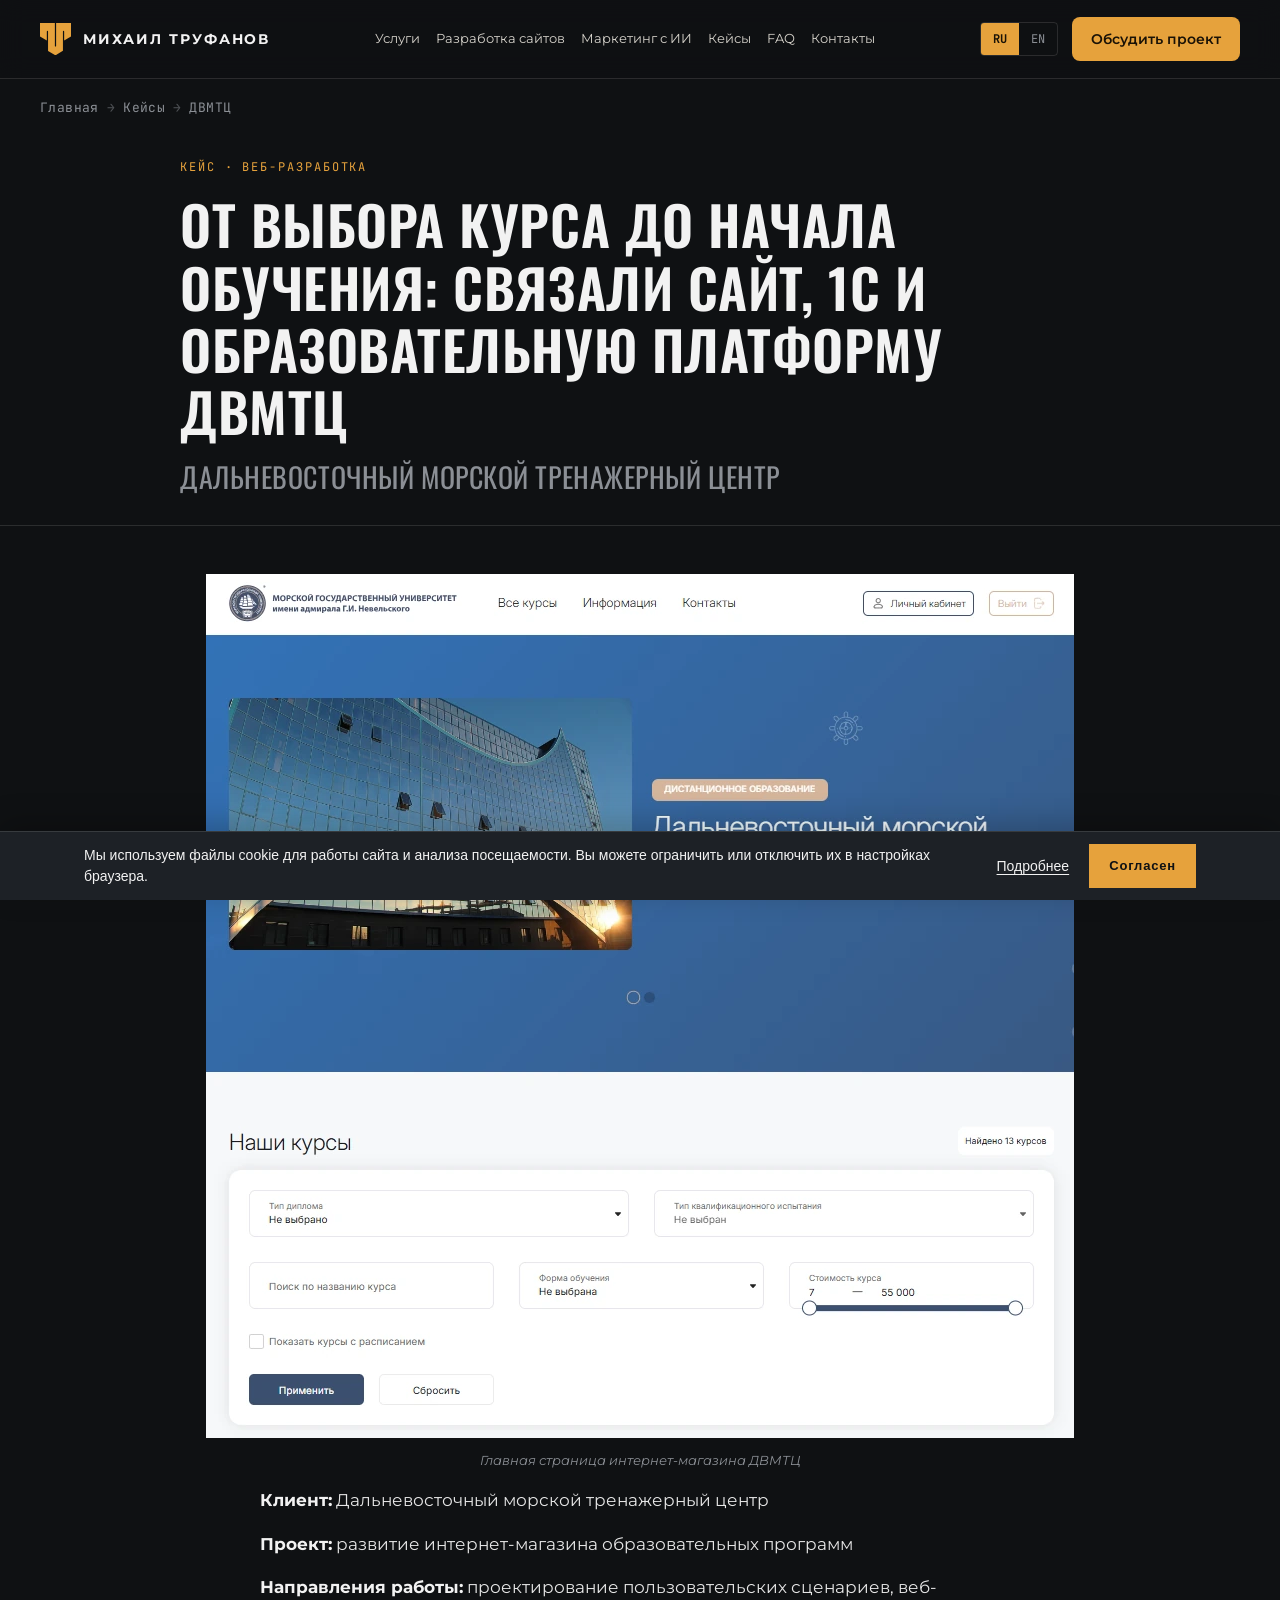
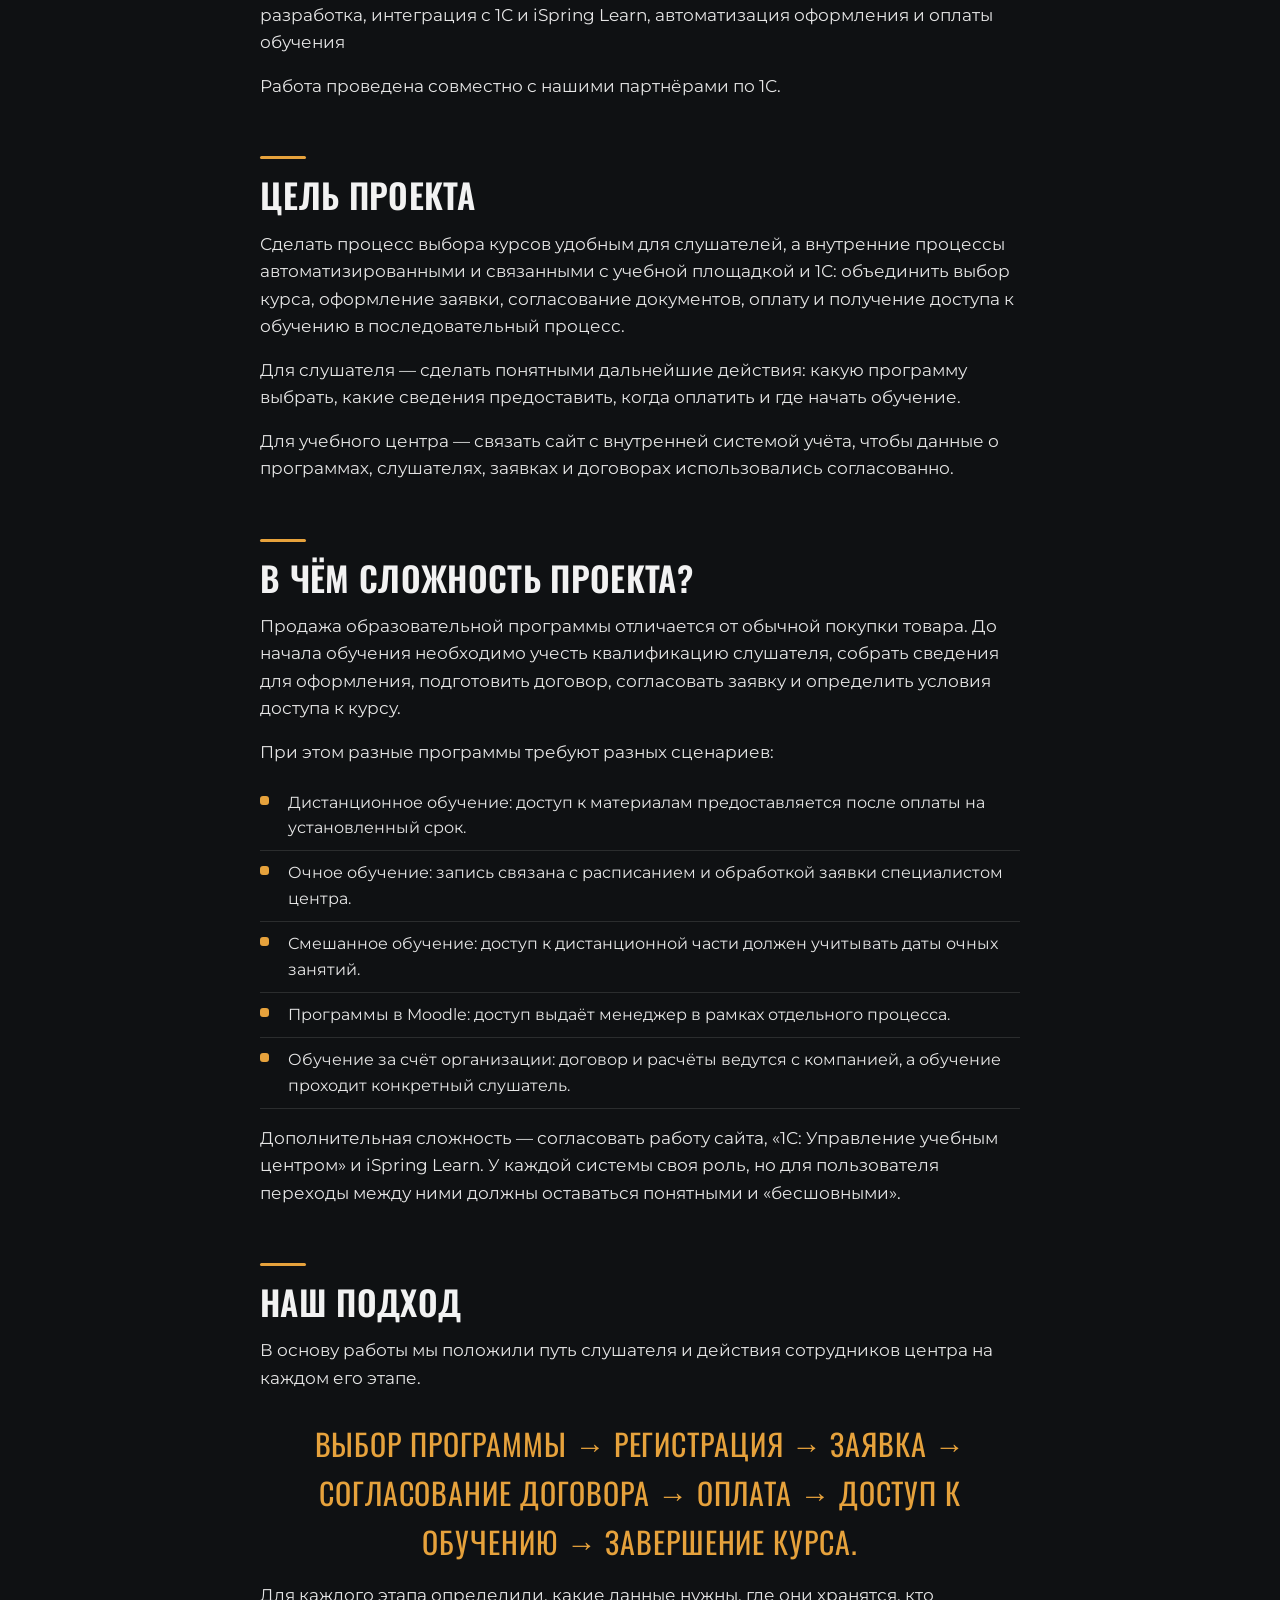
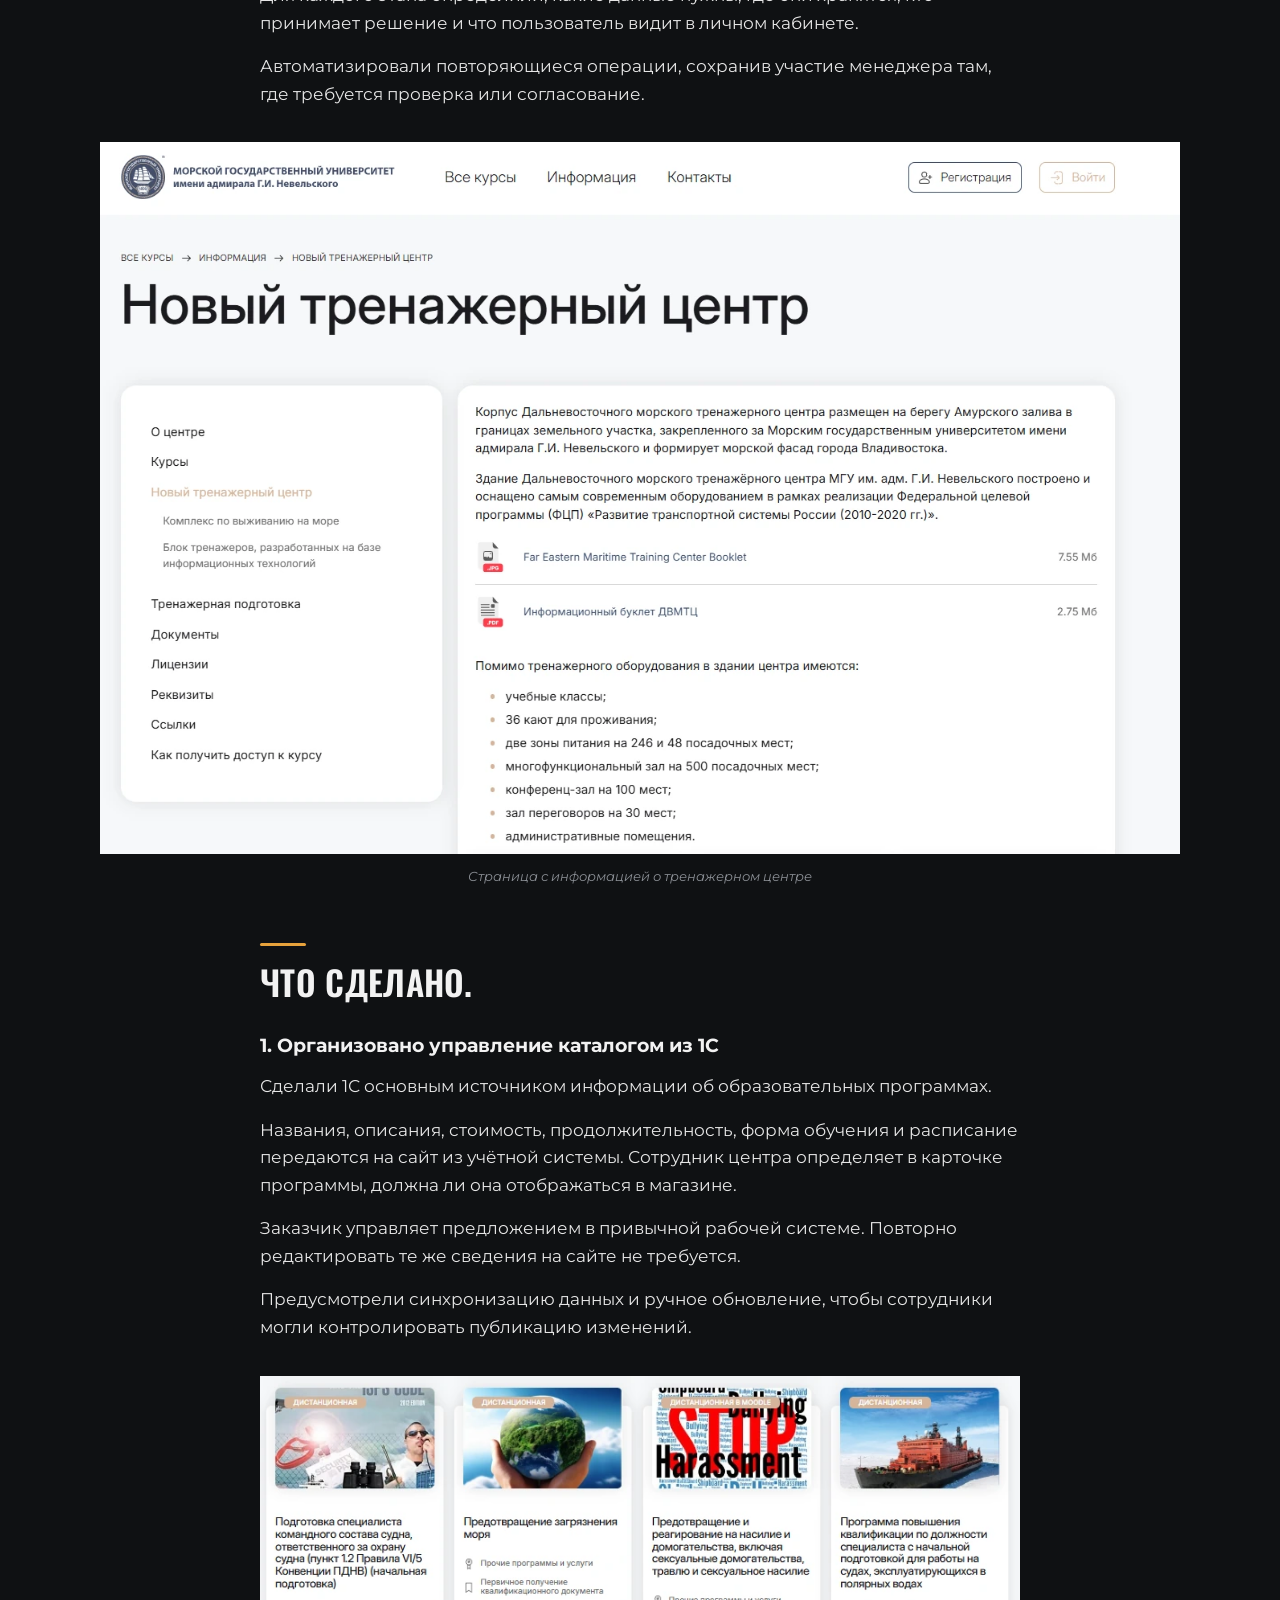
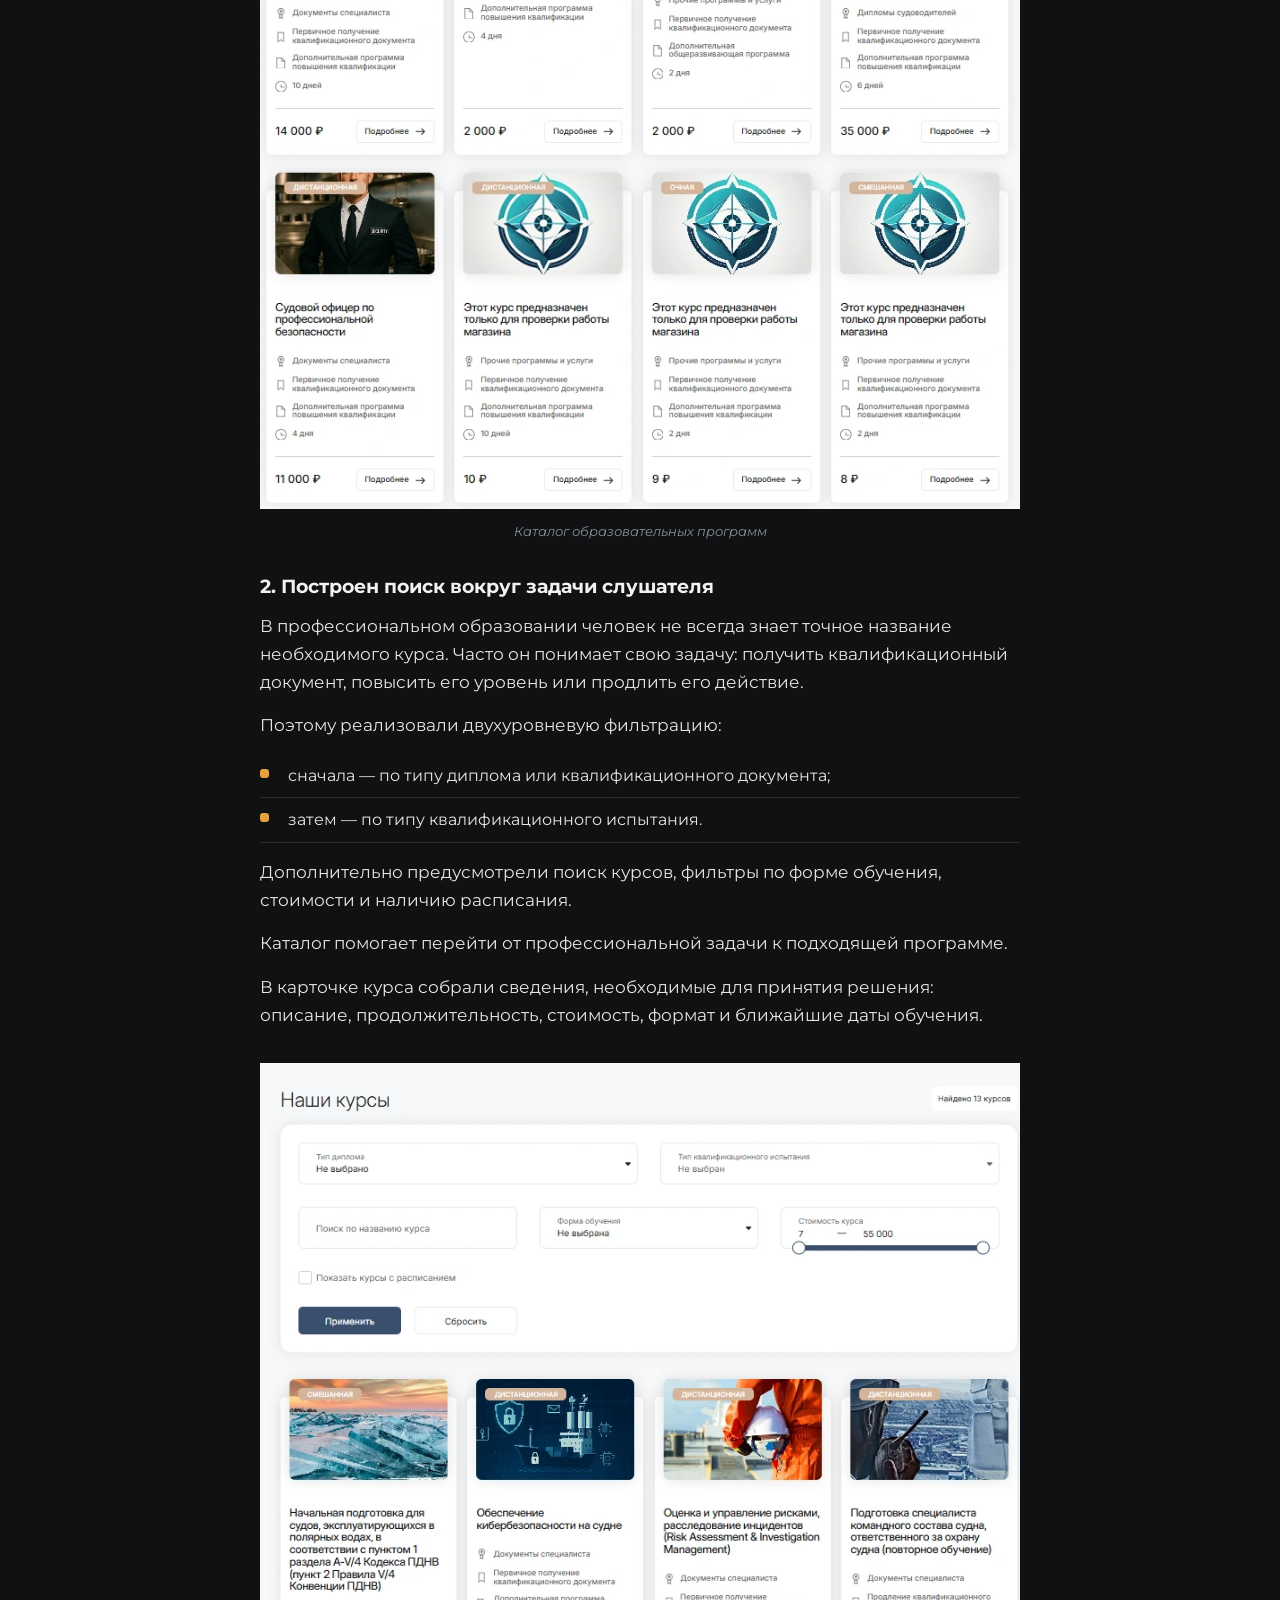
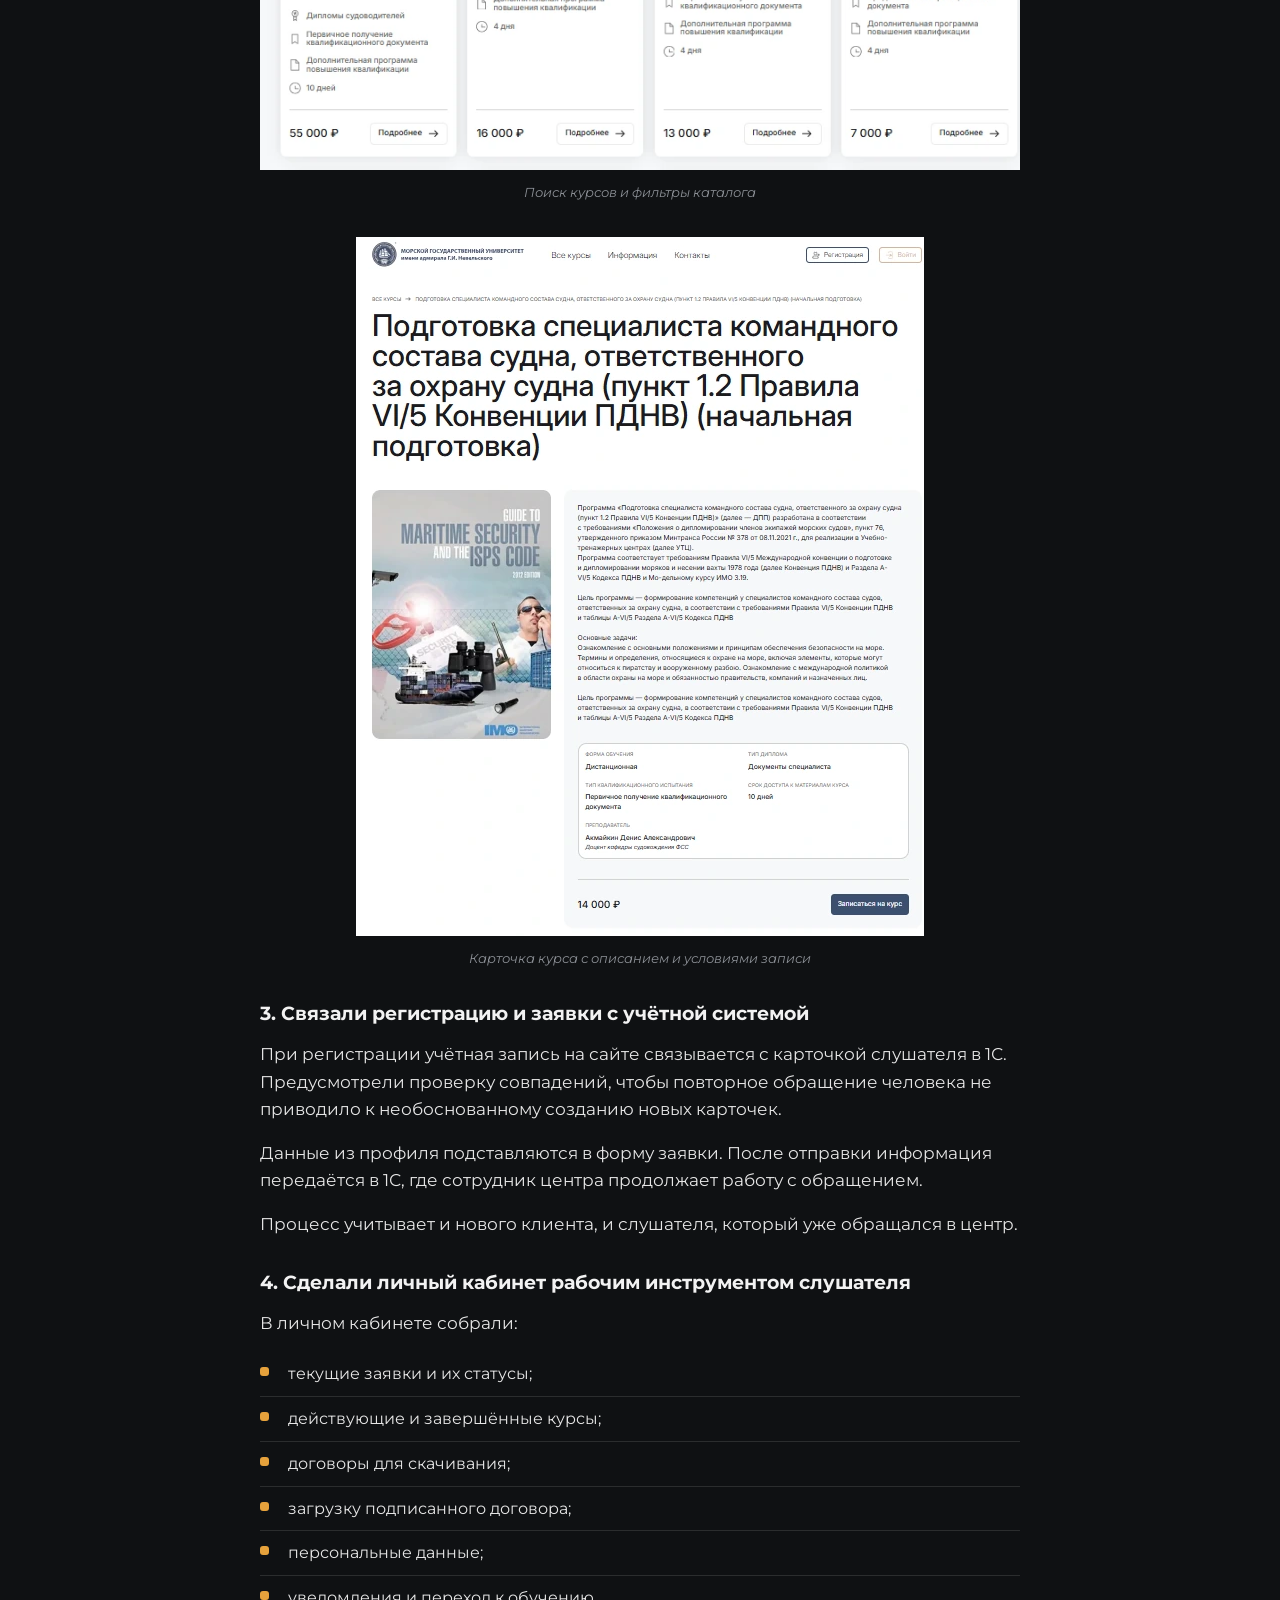
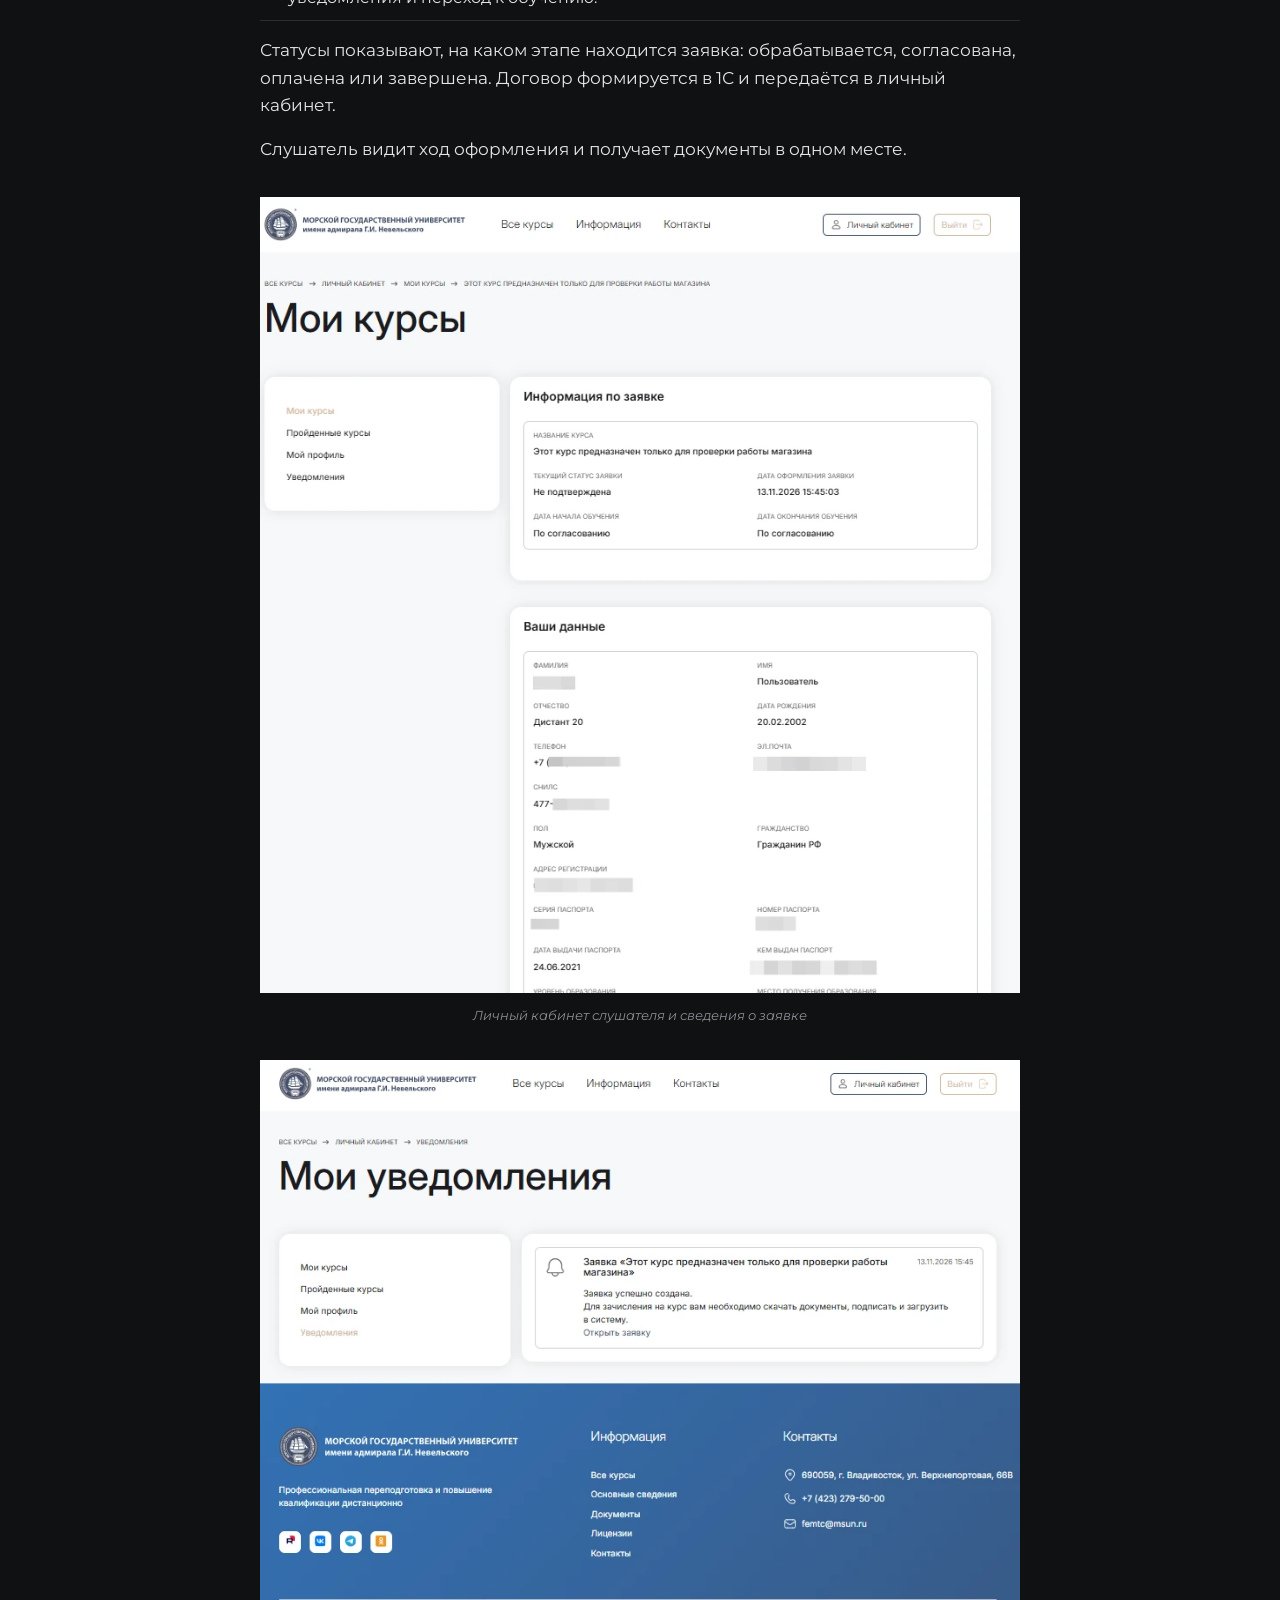
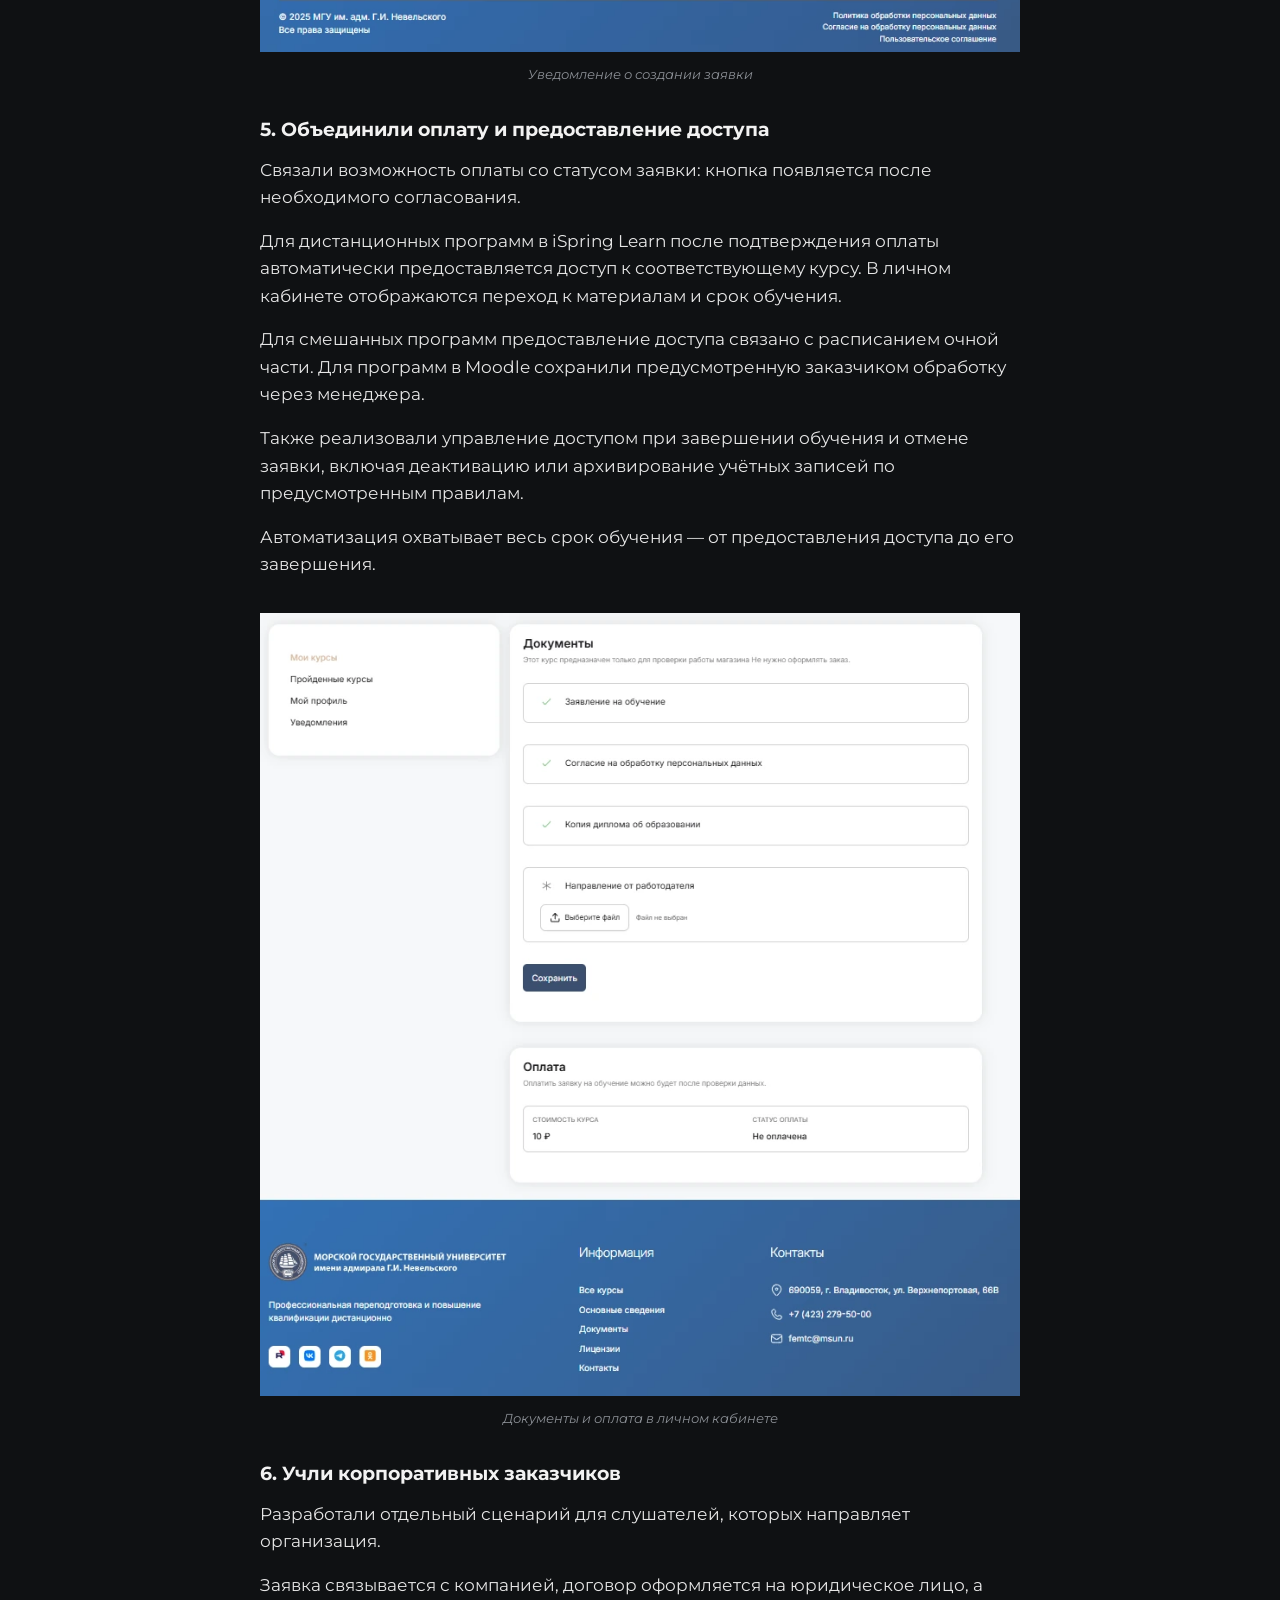
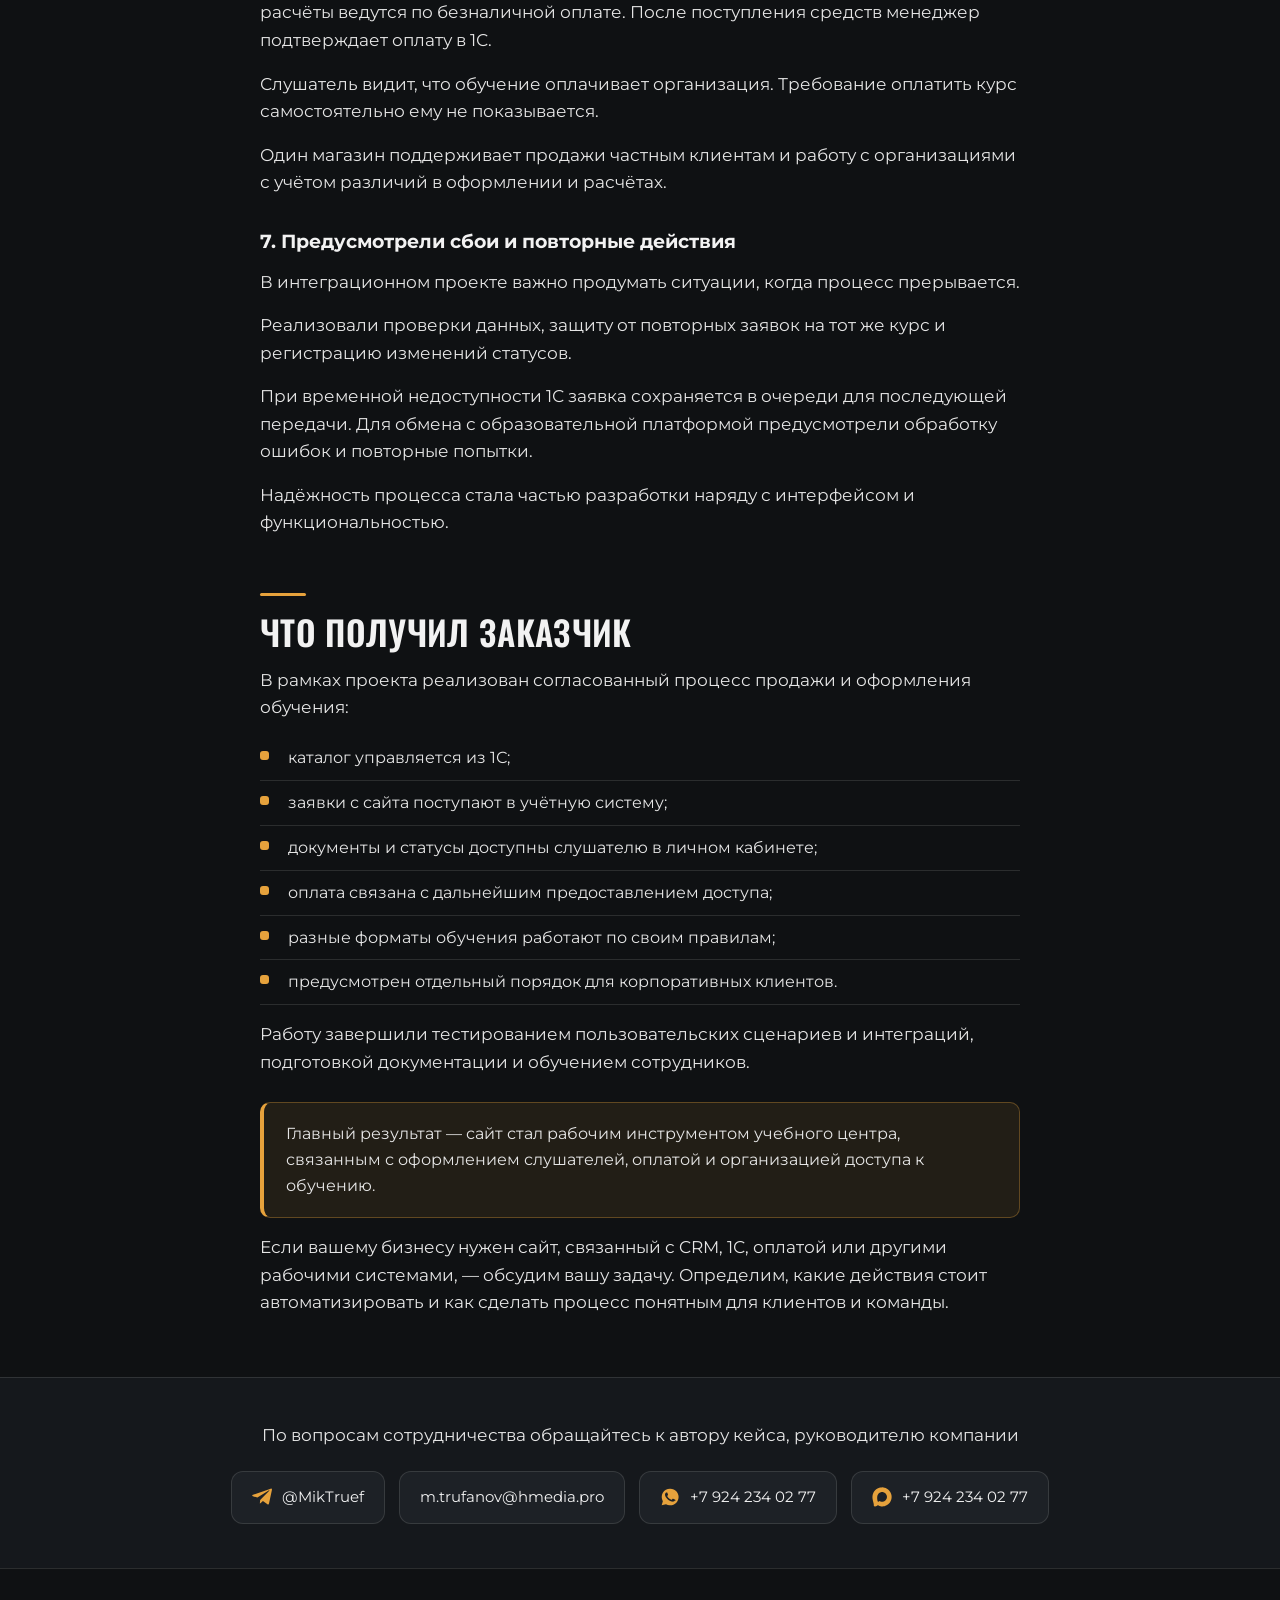
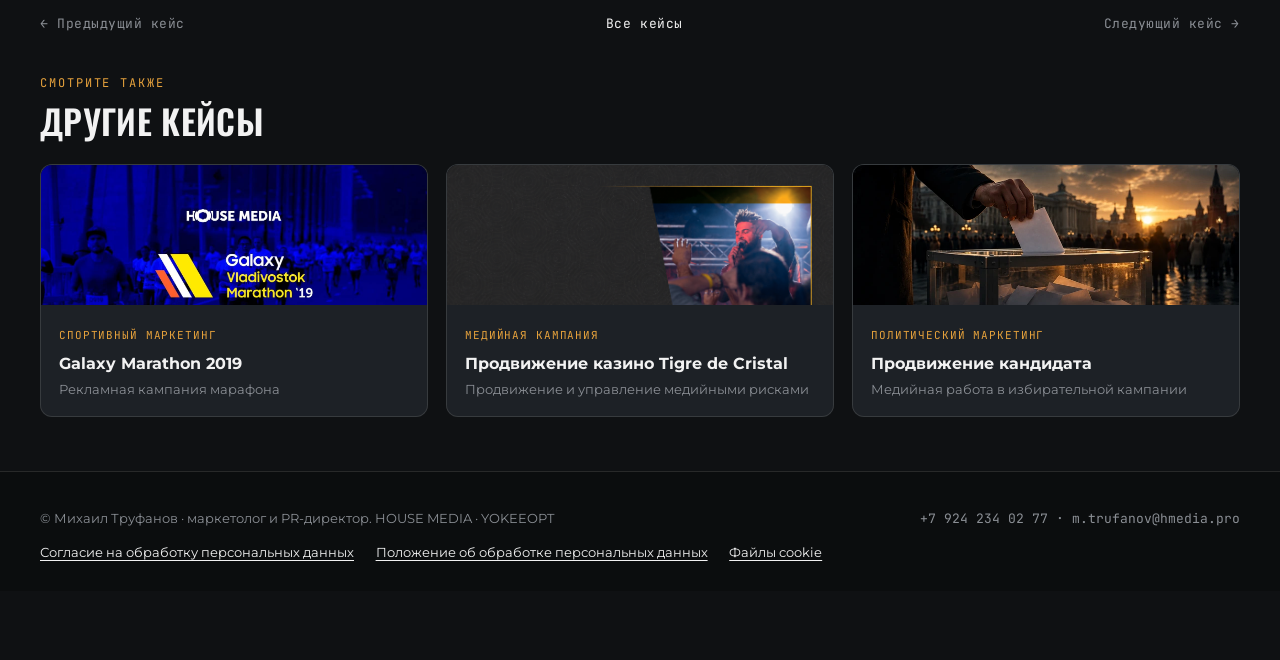
<file: MGU.html>
<!doctype html>
<html lang="ru" data-lang="ru">

<head>
  <meta charset="utf-8">
  <script>
    (() => {
      const root = document.documentElement;
      const preferenceKey = 'site-lang';

      function applyLanguage(language) {
        if (root.lang !== language) {
          root.dataset.lang = language;
          root.lang = language;
        }
        for (const button of document.querySelectorAll('[data-set-lang]')) {
          const active = button.dataset.setLang === language;
          button.classList.toggle('active', active);
          button.setAttribute('aria-pressed', String(active));
        }
      }

      function restoreLanguage() {
        let saved;
        try { saved = localStorage.getItem(preferenceKey); } catch {}
        applyLanguage(saved === 'en' || saved === 'ru' ? saved : root.lang);
      }

      restoreLanguage();
      document.addEventListener('DOMContentLoaded', restoreLanguage);
      window.addEventListener('pageshow', restoreLanguage);

      document.addEventListener('click', event => {
        const button = event.target.closest('button[data-set-lang]');
        if (!button) return;
        const language = button.dataset.setLang;
        try { localStorage.setItem(preferenceKey, language); } catch {}
        applyLanguage(language);
      });
    })();
  </script>
  <meta name="viewport" content="width=device-width, initial-scale=1">
  <title>Кейс ДВМТЦ · Михаил Труфанов</title>
  <link rel="preconnect" href="https://fonts.googleapis.com">
  <link rel="preconnect" href="https://fonts.gstatic.com" crossorigin>
  <link
    href="https://fonts.googleapis.com/css2?family=Oswald:wght@400;500;600;700&family=Montserrat:wght@400;500;600;700&family=JetBrains+Mono:wght@400;500&display=swap"
    rel="stylesheet">
  <style>
    :root {
      --bg: #0f1113;
      --panel: #1d2126;
      --panel-2: #15181c;
      --grey: #303740;
      --fg: #f2f2f2;
      --card-text: #e6e6e6;
      --muted: #8b8f95;
      --amber: #e6a23c;
      --amber-deep: #c8842a;
      --line: rgba(243, 240, 233, .12);
      --font-display: "Oswald", -apple-system, Segoe UI, Roboto, sans-serif;
      --font: "Montserrat", -apple-system, Segoe UI, Roboto, sans-serif;
      --mono: "JetBrains Mono", ui-monospace, monospace;
      --max: 1240px;
      --pad: 20px;
      --read: 760px;
    }

    * {
      box-sizing: border-box
    }

    html {
      scroll-behavior: smooth
    }

    body {
      margin: 0;
      background: var(--bg);
      color: var(--fg);
      font-family: var(--font);
      font-size: 16px;
      line-height: 1.62;
      -webkit-font-smoothing: antialiased
    }

    a {
      color: inherit;
      text-decoration: none
    }

    html[data-lang="en"] .ru {
      display: none !important
    }

    html[data-lang="ru"] .en {
      display: none !important
    }

    img {
      max-width: 100%
    }

    .wrap {
      max-width: var(--max);
      margin: 0 auto;
      padding: 0 var(--pad)
    }

    h1,
    h2,
    h3,
    h4 {
      margin: 0;
      font-weight: 600;
      line-height: 1.15
    }

    p {
      margin: 0
    }

    .amber {
      color: var(--amber)
    }

    .mono {
      font-family: var(--mono)
    }

    /* header */
    header {
      position: sticky;
      top: 0;
      z-index: 50;
      background: rgba(15, 17, 19, .82);
      backdrop-filter: blur(12px);
      border-bottom: 1px solid var(--line)
    }

    .nav {
      display: flex;
      align-items: center;
      justify-content: space-between;
      height: 78px;
      gap: 16px
    }

    .brand {
      display: flex;
      align-items: center;
      gap: 12px
    }

    .brand svg {
      width: 31px;
      height: 32px;
      flex: 0 0 auto
    }

    .brand b {
      font-weight: 700;
      font-size: 16px;
      letter-spacing: .14em;
      text-transform: uppercase
    }

    .menu {
      display: flex;
      gap: 26px;
      font-size: 15px;
      color: #d7d4cc
    }

    .menu a {
      position: relative;
      padding: 4px 0
    }

    .menu a::after {
      content: "";
      position: absolute;
      left: 0;
      bottom: -3px;
      width: 0;
      height: 2px;
      background: var(--amber);
      transition: width .25s
    }

    .menu a:hover::after {
      width: 100%
    }

    .nav-right {
      display: flex;
      align-items: center;
      gap: 14px
    }

    .lang {
      display: inline-flex;
      border: 1px solid var(--line);
      border-radius: 4px;
      overflow: hidden
    }

    .lang button {
      background: transparent;
      border: 0;
      color: var(--muted);
      font-family: var(--mono);
      font-size: 12px;
      padding: 8px 12px;
      cursor: pointer
    }

    .lang button.active {
      background: var(--amber);
      color: #1a1206;
      font-weight: 700
    }

    .btn {
      display: inline-flex;
      align-items: center;
      justify-content: center;
      gap: 9px;
      font-weight: 600;
      font-size: 15px;
      padding: 12px 24px;
      border-radius: 8px;
      border: 1.5px solid transparent;
      cursor: pointer;
      transition: .2s
    }

    .btn-fill {
      background: var(--amber);
      color: #1a1206
    }

    .btn-fill:hover {
      background: var(--amber-deep)
    }

    .nav .btn {
      padding: 10px 18px;
      font-size: 14px
    }

    /* breadcrumbs */
    .crumbs {
      padding: 18px 0 0
    }

    .crumbs .wrap {
      font-size: 13px;
      color: var(--muted);
      font-family: var(--mono);
      letter-spacing: .03em
    }

    .crumbs a:hover {
      color: var(--amber)
    }

    .crumbs .sep {
      margin: 0 8px;
      opacity: .5
    }

    /* hero */
    .hero {
      padding: 40px 0 26px;
      border-bottom: 1px solid var(--line)
    }

    .hero .wrap {
      max-width: 960px
    }

    .hero .kicker {
      font-family: var(--mono);
      font-size: 12px;
      letter-spacing: .16em;
      text-transform: uppercase;
      color: var(--amber)
    }

    .hero h1 {
      font-family: var(--font-display);
      font-size: clamp(30px, 4.6vw, 54px);
      letter-spacing: .01em;
      text-transform: uppercase;
      margin: 16px 0 12px
    }

    .hero .sub {
      font-family: var(--font-display);
      font-size: clamp(20px, 2.4vw, 28px);
      color: var(--muted);
      text-transform: uppercase;
      letter-spacing: .02em
    }

    /* article */
    .article {
      max-width: var(--max);
      margin: 0 auto;
      padding: 14px var(--pad) 0
    }

    .article>* {
      margin-left: auto;
      margin-right: auto
    }

    .tx {
      max-width: var(--read);
      margin-top: 16px;
      margin-left: auto;
      margin-right: auto;
      font-size: 17px;
      color: var(--card-text)
    }

    .tx b {
      color: var(--fg)
    }

    h2.sh {
      max-width: var(--read);
      font-family: var(--font-display);
      text-transform: uppercase;
      font-size: clamp(24px, 3vw, 34px);
      letter-spacing: .01em;
      margin-top: 56px;
      margin-left: auto;
      margin-right: auto
    }

    h2.sh.wide {
      max-width: 1080px
    }

    .wide-block h2.sh,
    .wide-block .tx,
    .wide-block .chips,
    .wide-block .subtx,
    .wide-block .note,
    .wide-block h3.lbl,
    .wide-block ul.li,
    .wide-block .emph {
      max-width: 1080px
    }

    h2.sh::before {
      content: "";
      display: block;
      width: 46px;
      height: 3px;
      background: var(--amber);
      border-radius: 2px;
      margin-bottom: 16px
    }

    h3.lbl {
      max-width: var(--read);
      font-family: var(--font);
      font-weight: 700;
      font-size: 19px;
      color: var(--fg);
      margin-top: 34px;
      margin-left: auto;
      margin-right: auto
    }

    h4.subh {
      max-width: var(--read);
      font-weight: 700;
      font-size: 17px;
      color: var(--fg);
      margin-top: 26px;
      margin-left: auto;
      margin-right: auto
    }

    ul.li {
      max-width: var(--read);
      list-style: none;
      padding: 0;
      margin-top: 14px;
      margin-left: auto;
      margin-right: auto
    }

    ul.li>li {
      position: relative;
      padding: 9px 0 9px 28px;
      border-bottom: 1px solid var(--line);
      color: var(--card-text)
    }

    ul.li>li::before {
      content: "";
      position: absolute;
      left: 0;
      top: 15px;
      width: 9px;
      height: 9px;
      border-radius: 3px;
      background: var(--amber)
    }

    ul.li.list-plain>li {
      padding-left: 2px
    }

    ul.li.list-plain>li::before {
      display: none
    }

    /* emphasis line */
    .emph {
      max-width: var(--read);
      margin-top: 28px;
      margin-left: auto;
      margin-right: auto;
      text-align: center;
      font-family: var(--font-display);
      text-transform: uppercase;
      letter-spacing: .03em;
      color: var(--amber);
      font-size: clamp(20px, 2.6vw, 30px)
    }

    /* important callout */
    .note {
      max-width: var(--read);
      margin-top: 26px;
      margin-left: auto;
      margin-right: auto;
      background: rgba(230, 162, 60, .09);
      border: 1px solid rgba(230, 162, 60, .32);
      border-left: 4px solid var(--amber);
      border-radius: 10px;
      padding: 18px 22px;
      color: var(--card-text);
      font-size: 16px
    }

    .note b {
      color: var(--amber);
      font-weight: 700
    }

    /* footnote */
    .fnote {
      max-width: var(--read);
      margin-top: 20px;
      margin-left: auto;
      margin-right: auto;
      padding-top: 12px;
      border-top: 1px solid var(--line);
      font-size: 13.5px;
      color: var(--muted);
      font-style: italic
    }

    /* figures */
    .fig {
      margin-top: 34px;
      text-align: center
    }

    .fig img {
      display: block;
      margin: 0 auto;
      height: auto
    }

    .fig.mid img {
      max-width: 760px
    }

    .fig.wide img {
      max-width: 1080px
    }

    .fig.tall img {
      max-width: 640px
    }

    .fig.narrow img {
      max-width: 470px
    }

    .fig figcaption {
      margin-top: 12px;
      font-size: 13px;
      color: var(--muted);
      font-style: italic
    }

    /* slide with text placed on its own background */
    .slide-frame {
      position: relative;
      max-width: 1080px;
      margin: 0 auto
    }

    .article > .slide-frame {
      margin-top: 34px
    }

    .slide-frame img {
      width: 100%
    }

    .slide-frame .slide-text {
      position: absolute;
      left: 5.6%;
      top: 15%;
      width: 36%;
      text-align: left
    }

    .slide-frame .slide-text.slide-text-tasks {
      top: 8%
    }

    .slide-frame .slide-text.dark.goal-head {
      top: 6%
    }

    .slide-frame .slide-text.dark.goal-body {
      top: 15.9%;
      height: 51.7%;
      display: flex;
      align-items: center
    }

    .slide-frame .slide-text.dark.goal-body.contact-body {
      height: 33.6%
    }

    .slide-frame .slide-text.dark h2.sh,
    .slide-frame .slide-text.dark h3.lbl {
      color: #111
    }

    .slide-frame .slide-text.dark .tx {
      color: #3a3a3a
    }

    .slide-frame .slide-text.dark ul.li>li {
      color: #3a3a3a
    }

    .slide-frame .stats-list {
      position: absolute;
      inset: 0
    }

    .slide-frame .stats-list .srow {
      position: absolute;
      left: 9.5%;
      width: 34%;
      transform: translateY(-50%);
      font-family: var(--font);
      font-size: 14px;
      line-height: 1;
      color: #111
    }

    .slide-frame .stats-list .srow b.num {
      color: #ff5c5c
    }

    .slide-frame .stats-list .srow.fnote-overlay {
      top: auto;
      bottom: 4%;
      left: 0;
      width: 40%;
      text-align: center;
      transform: none;
      font-size: 11.5px;
      line-height: 1.35;
      font-style: italic;
      color: #6b6b6b
    }

    .slide-frame .slide-text.goal-body {
      text-align: left
    }

    .slide-frame .slide-text.goal-body>div {
      width: 100%
    }

    .slide-frame .slide-text.goal-body .tx {
      line-height: 2.16
    }

    .slide-frame .slide-text.goal-body .tx b.num {
      color: #ff5c5c
    }

    .slide-frame .tools-list {
      position: absolute;
      inset: 0
    }

    .slide-frame .tools-list .trow {
      position: absolute;
      left: 6%;
      transform: translateY(-100%);
      font-family: var(--font);
      font-size: 14px;
      line-height: 1;
      color: #111
    }

    .slide-frame .tools-list .trow.fnote-overlay {
      top: auto;
      bottom: 4%;
      left: 6%;
      width: 55%;
      transform: none;
      font-size: 11px;
      line-height: 1.35;
      font-style: italic;
      color: #6b6b6b
    }

    .slide-frame .slide-text h3.lbl {
      max-width: none;
      margin: 15px 0 0;
      font-size: 16px;
      color: var(--amber)
    }

    .slide-frame .slide-text h2.sh {
      max-width: none;
      margin: 0;
      font-size: 22px;
      color: var(--amber)
    }

    .slide-frame .slide-text h2.sh::before {
      display: none
    }

    .slide-frame .slide-text h3.lbl:first-child,
    .slide-frame .slide-text h3.lbl:first-child+h3.lbl {
      margin-top: 0
    }

    .slide-frame .slide-text .tx {
      max-width: none;
      margin: 6px 0 0;
      font-size: 14px;
      line-height: 1.44
    }

    .slide-frame .slide-text ul.li {
      max-width: none;
      margin: 6px 0 0
    }

    .slide-frame .slide-text ul.li>li {
      font-size: 13.5px;
      padding: 5px 0 5px 22px
    }

    .slide-frame .slide-text ul.li>li>b.num:first-child {
      color: #ff5c5c
    }

    .slide-frame .slide-text .note {
      max-width: none;
      margin: 12px 0 0;
      padding: 12px 16px;
      font-size: 13.5px
    }

    .slide-frame .slide-text .subtx {
      max-width: none;
      margin: 40px 0 0;
      font-size: 13px;
      line-height: 1.35;
      color: var(--amber)
    }

    .slide-frame .slide-text.slide-text-full {
      left: 5.6%;
      width: 88.8%;
      top: 0;
      height: 52%;
      display: flex;
      flex-direction: column;
      justify-content: center
    }

    .slide-frame .slide-text.slide-text-stats {
      left: 5.6%;
      top: 0;
      width: 68%;
      height: 51.3%;
      display: flex;
      flex-direction: column;
      justify-content: center
    }

    .slide-frame .slide-text.slide-text-pie {
      left: 5.5%;
      top: 9%;
      width: 55%
    }

    .slide-frame .slide-text.slide-text-list {
      left: 5.6%;
      top: 10.05%;
      height: 79.65%;
      width: 45%;
      display: flex;
      flex-direction: column;
      justify-content: center
    }

    .slide-frame .slide-text.slide-text-list h2.sh {
      font-size: 18px
    }

    .slide-frame .slide-text.slide-text-list ul.li {
      margin-top: 5px
    }

    .slide-frame .slide-text.slide-text-list ul.li>li {
      font-size: 13px;
      padding: 4px 0 4px 20px
    }

    /* contacts */
    .contact {
      margin-top: 60px;
      background: var(--panel-2);
      border-top: 1px solid var(--line);
      padding: 44px 0
    }

    .contact .in {
      max-width: 900px;
      margin: 0 auto;
      padding: 0 var(--pad);
      text-align: center
    }

    .contact p {
      color: var(--card-text);
      font-size: 17px
    }

    .contact-row {
      display: flex;
      flex-wrap: wrap;
      justify-content: center;
      gap: 14px;
      margin-top: 22px
    }

    .cbtn {
      display: inline-flex;
      align-items: center;
      gap: 10px;
      background: var(--panel);
      border: 1px solid var(--line);
      border-radius: 12px;
      padding: 13px 20px;
      font-size: 15px;
      color: var(--fg);
      transition: .16s
    }

    .cbtn:hover {
      border-color: var(--amber);
      color: var(--amber)
    }

    .cbtn svg {
      width: 20px;
      height: 20px;
      flex: 0 0 auto
    }

    .cbtn.tg svg {
      fill: #e6a23c
    }

    .cbtn.wa svg {
      fill: #e6a23c
    }

    .cbtn.max svg {
      fill: #e6a23c
    }

    /* case navigation */
    .casenav {
      border-top: 1px solid var(--line);
      padding: 44px 0 54px
    }

    .casenav .in {
      max-width: var(--max);
      margin: 0 auto;
      padding: 0 var(--pad)
    }

    .casenav .row {
      display: flex;
      justify-content: space-between;
      align-items: center;
      gap: 16px;
      flex-wrap: wrap
    }

    .casenav .row a {
      font-family: var(--mono);
      font-size: 13px;
      letter-spacing: .04em;
      color: var(--muted)
    }

    .casenav .row a:hover {
      color: var(--amber)
    }

    .casenav .row .all {
      color: var(--fg)
    }

    .casenav .eyebrow {
      display: block;
      margin-top: 40px;
      font-family: var(--mono);
      font-size: 12px;
      letter-spacing: .16em;
      text-transform: uppercase;
      color: var(--amber)
    }

    .casenav h2 {
      font-family: var(--font-display);
      text-transform: uppercase;
      font-size: clamp(24px, 3vw, 34px);
      letter-spacing: .01em;
      margin-top: 8px
    }

    .others {
      display: grid;
      grid-template-columns: repeat(3, 1fr);
      gap: 18px;
      margin-top: 24px
    }

    .ocard {
      display: block;
      background: var(--panel);
      border: 1px solid var(--line);
      border-radius: 12px;
      overflow: hidden;
      transition: .16s
    }

    .ocard:hover {
      border-color: rgba(230, 162, 60, .5);
      transform: translateY(-2px)
    }

    .ocard .oimg {
      height: 140px;
      display: flex;
      align-items: center;
      justify-content: center;
      background: var(--panel-2);
      color: var(--muted);
      font-family: var(--mono);
      font-size: 12px;
      letter-spacing: .05em;
      text-transform: uppercase
    }

    .ocard .obody {
      padding: 16px 18px
    }

    .ocard .otag {
      font-family: var(--mono);
      font-size: 11px;
      letter-spacing: .08em;
      text-transform: uppercase;
      color: var(--amber)
    }

    .ocard h4 {
      font-size: 16px;
      margin: 8px 0 6px;
      color: var(--fg);
      font-weight: 700
    }

    .ocard p {
      color: var(--muted);
      font-size: 13px
    }

    @media(max-width: 760px) {
      .others {
        grid-template-columns: 1fr
      }

      .slide-frame .slide-text {
        position: static;
        width: auto;
        margin-bottom: 20px
      }

      .slide-frame .slide-text h3.lbl,
      .slide-frame .slide-text h2.sh,
      .slide-frame .slide-text .tx,
      .slide-frame .slide-text ul.li,
      .slide-frame .slide-text .note,
      .slide-frame .slide-text .subtx {
        max-width: var(--read)
      }

      .slide-frame .slide-text h3.lbl {
        font-size: 19px
      }

      .slide-frame .slide-text h2.sh {
        font-size: clamp(24px, 3vw, 34px);
        margin-top: 0
      }

      .slide-frame .slide-text h2.sh::before {
        display: block
      }

      .slide-frame .slide-text .tx {
        font-size: 17px
      }

      .slide-frame .slide-text ul.li>li {
        font-size: 15px;
        padding: 9px 0 9px 28px
      }

      .slide-frame .slide-text .note {
        font-size: 16px;
        padding: 18px 22px
      }

      .slide-frame .slide-text .subtx {
        font-size: 15px;
        line-height: 1.62
      }
    }

    /* footer */
    .footer {
      background: #0b0d0e;
      border-top: 1px solid var(--line);
      padding: 36px 0 28px
    }

    .footer .wrap {
      display: flex;
      justify-content: space-between;
      gap: 20px;
      flex-wrap: wrap;
      align-items: center
    }

    .footer .copy {
      color: var(--muted);
      font-size: 13px
    }

    .footer .mono {
      color: var(--muted);
      font-size: 13px
    }

    @media(max-width:640px) {
      .menu {
        display: none
      }
    }


    /* casino-specific additions */
    .subtx {
      max-width: var(--read);
      margin: 12px auto 0;
      color: var(--muted);
      font-size: 15px
    }

    .num {
      color: var(--amber);
      font-weight: 700;
      font-family: var(--font-display);
      font-size: 1.12em;
      letter-spacing: .01em
    }

    .riskgrid {
      max-width: 1080px;
      margin: 18px auto 0;
      display: flex;
      flex-direction: column;
      gap: 12px
    }

    .riskcard {
      background: var(--panel);
      border: 1px solid var(--line);
      border-radius: 10px;
      padding: 16px 18px
    }

    .riskcard .rk {
      color: var(--fg);
      font-weight: 600
    }

    .riskcard .cs {
      color: var(--muted);
      font-size: 14px;
      margin-top: 7px;
      padding-left: 22px;
      position: relative
    }

    .riskcard .cs::before {
      content: "\2192";
      position: absolute;
      left: 0;
      color: var(--amber);
      font-weight: 700
    }

    .chips {
      max-width: var(--read);
      margin: 16px auto 0;
      display: grid;
      grid-template-columns: 1fr 1fr;
      gap: 12px
    }

    .chip {
      background: var(--panel-2);
      border: 1px solid var(--line);
      border-left: 3px solid var(--amber);
      border-radius: 8px;
      padding: 14px 16px;
      color: var(--card-text);
      font-size: 15px
    }

    ul.li ul {
      list-style: none;
      padding: 0;
      margin: 8px 0 2px
    }

    ul.li ul li {
      position: relative;
      padding: 7px 0 7px 26px;
      border-bottom: 1px dashed var(--line);
      color: var(--muted);
      font-size: 15px
    }

    ul.li ul li::before {
      content: "\2013";
      position: absolute;
      left: 6px;
      top: 7px;
      background: none;
      width: auto;
      height: auto;
      color: var(--amber)
    }

    @media(max-width:640px) {
      .chips {
        grid-template-columns: 1fr
      }
    }
  
    /* marafon additions */
    .fig.card img{background:#fff;padding:16px}
  </style>
<style id="shared-site-navigation">
/* Shared navigation: website development stays on one line. */
header .menu{gap:16px;font-size:13px;flex-shrink:0}
header .menu a{white-space:nowrap;flex-shrink:0}
header .brand,header .logo,header .nav-right,header .right{flex-shrink:0}
header .brand b{font-size:14px;white-space:nowrap}
header .nav,header.header .wrap{gap:16px}
@media(max-width:1180px){
  header .nav,header.header .wrap{height:auto;min-height:78px;flex-wrap:wrap;padding-top:14px;padding-bottom:10px;row-gap:10px}
  header .nav-right,header .right{margin-left:auto}
  header .menu{display:flex;order:3;flex-basis:100%;min-width:0;max-width:100%;margin-left:0;justify-content:center;overflow-x:auto;padding:4px 0 8px;scrollbar-width:thin;scrollbar-color:var(--amber) transparent}
  html{scroll-padding-top:142px}
}
@media(max-width:640px){
  header .menu{justify-content:flex-start;gap:20px;font-size:12px}
  header .brand{gap:8px}
  header .brand b{font-size:10px;letter-spacing:.07em}
  header .brand svg,header .brand img{width:24px;height:26px}
  header .logo{font-size:16px;white-space:nowrap;gap:8px}
  header .nav-right>.btn,header .right>.btn{display:none}
  header .lang button{padding:8px;font-size:11px}
}
</style>
<style id="mobile-layout">
    /* Mobile: content never wider than the header, burger menu. */
    header .burger {
      display: none;
      flex-direction: column;
      justify-content: center;
      gap: 5px;
      width: 42px;
      height: 42px;
      padding: 0 10px;
      margin-left: 4px;
      background: transparent;
      border: 1px solid var(--line);
      border-radius: 4px;
      cursor: pointer;
      flex-shrink: 0
    }

    header .burger span {
      display: block;
      height: 2px;
      background: var(--fg);
      border-radius: 2px;
      transition: transform .25s, opacity .2s
    }

    header.menu-open .burger span:nth-child(1) {
      transform: translateY(7px) rotate(45deg)
    }

    header.menu-open .burger span:nth-child(2) {
      opacity: 0
    }

    header.menu-open .burger span:nth-child(3) {
      transform: translateY(-7px) rotate(-45deg)
    }

    @media(max-width:900px) {
      body {
        overflow-x: hidden
      }

      img,
      video,
      iframe,
      canvas {
        max-width: 100% !important
      }

      img {
        height: auto
      }

      figure.fig {
        margin-left: 0;
        margin-right: 0;
        max-width: 100%
      }

      html {
        scroll-padding-top: 80px
      }

      header .nav {
        position: relative;
        flex-wrap: nowrap;
        height: 64px;
        min-height: 64px;
        padding-top: 0;
        padding-bottom: 0
      }

      header .brand {
        min-width: 0;
        flex-shrink: 1
      }

      header .nav-right {
        margin-left: auto
      }

      header .burger {
        display: inline-flex
      }

      header .menu {
        display: none;
        position: absolute;
        top: 100%;
        left: 0;
        right: 0;
        order: 0;
        flex-direction: column;
        gap: 0;
        max-width: none;
        max-height: calc(100vh - 64px);
        overflow-y: auto;
        padding: 6px var(--pad) 14px;
        font-size: 16px;
        background: rgba(15, 17, 19, .97);
        border-bottom: 1px solid var(--line);
        box-shadow: 0 18px 30px rgba(0, 0, 0, .35)
      }

      header.menu-open .menu {
        display: flex
      }

      header .menu a {
        padding: 14px 0;
        white-space: normal;
        border-bottom: 1px solid var(--line)
      }

      header .menu a:last-child {
        border-bottom: 0
      }

      header .menu a::after {
        display: none
      }
    }
  </style>
  <style>
    .article .fig img { max-width: min(100%, 1080px); }
    .article .fig.mid img { max-width: min(100%, var(--read)); }
    .casenav .oimg img { width: 100%; height: 100%; object-fit: cover; object-position: top; }
  </style>
  <link rel="stylesheet" href="legal/documents.css">
  <script src="legal/documents.js" defer></script>
</head>
<body id="top">
<header>
    <div class="wrap nav">
      <a class="brand" href="index.html#top">
        <svg viewBox="0 0 31 32" fill="none" aria-hidden="true">
          <path fill-rule="evenodd" clip-rule="evenodd"
            d="M16.1092 0V22.9666C16.1092 23.7761 14.8766 23.7761 14.8766 22.9666V0H0V13.4351L6.82907 17.468V8.43467C6.82907 7.61563 8.04753 7.60126 8.04753 8.43467V27.9527L14.8766 31.9856L16.0289 32L22.9383 27.7611V8.4203C22.9714 7.59647 24.1568 7.63 24.1568 8.4203V17.468L31 13.5022V0H16.1092Z"
            fill="#e6a23c" />
        </svg>
        <b><span class="ru">МИХАИЛ&nbsp;ТРУФАНОВ</span><span class="en">MIKHAIL TRUFANOV</span></b>
      </a>
      <nav class="menu" id="site-menu">
        <a href="index.html#services"><span class="ru">Услуги</span><span class="en">Services</span></a>
        <a href="sites_prises.html"><span class="ru">Разработка сайтов</span><span class="en">Website development</span></a>
        <a href="index.html#ai"><span class="ru">Маркетинг с ИИ</span><span class="en">AI marketing</span></a>
        <a href="#cases"><span class="ru">Кейсы</span><span class="en">Cases</span></a>
        <a href="index.html#faq">FAQ</a>
        <a href="#contact"><span class="ru">Контакты</span><span class="en">Contacts</span></a>
      </nav>
      <div class="nav-right">
        <div class="lang" role="group" aria-label="Language / Язык">
          <button data-set-lang="ru" class="active" type="button">RU</button>
          <button data-set-lang="en" type="button">EN</button>
        </div>
        <a class="btn btn-fill" href="#contact"><span class="ru">Обсудить проект</span><span class="en">Let’s
            talk</span></a>
      </div>
    <button class="burger" type="button" aria-label="Меню" aria-expanded="false" aria-controls="site-menu"><span></span><span></span><span></span></button>
    </div>
  </header>

  <div class="crumbs">
    <div class="wrap"><a href="index.html#top"><span class="ru">Главная</span><span class="en">Home</span></a><span class="sep">→</span><a href="index.html#cases"><span class="ru">Кейсы</span><span class="en">Case Studies</span></a><span class="sep">→</span><span class="ru">ДВМТЦ</span><span class="en">FEMTC</span></div>
  </div>

  <main>
    <section class="hero">
      <div class="wrap">
        <p class="kicker"><span class="ru">Кейс · веб-разработка</span><span class="en">Case study · Web development</span></p>
        <h1><span class="ru">От выбора курса до начала обучения: связали сайт, 1С и образовательную платформу ДВМТЦ</span><span class="en">From course selection to learning: connecting FEMTC’s website, 1C and learning platform</span></h1>
        <p class="sub"><span class="ru">Дальневосточный морской тренажерный центр</span><span class="en">Far Eastern Maritime Training Centre</span></p>
      </div>
    </section>

  <article class="article">

    <figure class="fig wide"><img src="MGU_case/2026-11-17_11-45-00.webp" width="868" height="864" alt="" fetchpriority="high">
      <figcaption><span class="ru">Главная страница интернет-магазина ДВМТЦ</span><span class="en">Home page of the FEMTC online store</span></figcaption>
    </figure>

    <div class="ru" lang="ru">
      <p class="tx"><b>Клиент:</b> Дальневосточный морской тренажерный центр</p>
      <p class="tx"><b>Проект:</b> развитие интернет-магазина образовательных программ</p>
      <p class="tx"><b>Направления работы:</b> проектирование пользовательских сценариев, веб-разработка, интеграция с 1С и iSpring Learn, автоматизация оформления и оплаты обучения</p>
      <p class="tx">Работа проведена совместно с нашими партнёрами по 1С.</p>
    </div>

    <div class="en" lang="en">
      <p class="tx"><b>Client:</b> Far Eastern Maritime Training Centre</p>
      <p class="tx"><b>Project:</b> Development of an online store for training programmes</p>
      <p class="tx"><b>Scope of work:</b> User journey design, web development, integration with 1C and iSpring Learn, automation of enrolment and payment</p>
      <p class="tx">The project was delivered in collaboration with our 1C partners.</p>
    </div>

    <div class="ru" lang="ru">
      <h2 class="sh">Цель проекта</h2>
      <p class="tx">Сделать процесс выбора курсов удобным для слушателей, а внутренние процессы автоматизированными и связанными с учебной площадкой и 1С: объединить выбор курса, оформление заявки, согласование документов, оплату и получение доступа к обучению в последовательный процесс.</p>
      <p class="tx">Для слушателя — сделать понятными дальнейшие действия: какую программу выбрать, какие сведения предоставить, когда оплатить и где начать обучение.</p>
      <p class="tx">Для учебного центра — связать сайт с внутренней системой учёта, чтобы данные о программах, слушателях, заявках и договорах использовались согласованно.</p>
    </div>

    <div class="en" lang="en">
      <h2 class="sh">Project goal</h2>
      <p class="tx">Make it easier for learners to choose a course while automating the training centre’s internal processes and connecting them to its learning platform and 1C. The goal was to bring course selection, application, document approval, payment and access to learning together into one coherent process.</p>
      <p class="tx">For learners, the aim was to make each next step clear: which programme to choose, what information to provide, when to pay and where to begin learning.</p>
      <p class="tx">For the training centre, the goal was to connect the website to its internal management system so that information about programmes, learners, applications and contracts could be used consistently.</p>
    </div>

    <div class="ru" lang="ru">
      <h2 class="sh">В чём сложность проекта?</h2>
      <p class="tx">Продажа образовательной программы отличается от обычной покупки товара. До начала обучения необходимо учесть квалификацию слушателя, собрать сведения для оформления, подготовить договор, согласовать заявку и определить условия доступа к курсу.</p>
      <p class="tx">При этом разные программы требуют разных сценариев:</p>
      <ul class="li">
        <li>Дистанционное обучение: доступ к материалам предоставляется после оплаты на установленный срок.</li>
        <li>Очное обучение: запись связана с расписанием и обработкой заявки специалистом центра.</li>
        <li>Смешанное обучение: доступ к дистанционной части должен учитывать даты очных занятий.</li>
        <li>Программы в Moodle: доступ выдаёт менеджер в рамках отдельного процесса.</li>
        <li>Обучение за счёт организации: договор и расчёты ведутся с компанией, а обучение проходит конкретный слушатель.</li>
      </ul>
      <p class="tx">Дополнительная сложность — согласовать работу сайта, «1С: Управление учебным центром» и iSpring Learn. У каждой системы своя роль, но для пользователя переходы между ними должны оставаться понятными и «бесшовными».</p>
    </div>

    <div class="en" lang="en">
      <h2 class="sh">What made the project challenging?</h2>
      <p class="tx">Selling a training programme differs from selling a physical product. Before training can begin, the centre needs to consider the learner’s qualifications, collect enrolment details, prepare a contract, review the application and determine the conditions for course access.</p>
      <p class="tx">Different programmes also require different workflows:</p>
      <ul class="li">
        <li>Online learning: access to materials is granted for a fixed period after payment.</li>
        <li>In-person training: enrolment depends on the schedule and review by a member of the centre’s team.</li>
        <li>Blended learning: access to the online component must take the dates of in-person sessions into account.</li>
        <li>Moodle programmes: access is granted by a manager through a separate process.</li>
        <li>Employer-funded training: the contract and payment are handled with the organisation, while an individual employee takes the course.</li>
      </ul>
      <p class="tx">Another challenge was coordinating the website, the 1C training centre management system and iSpring Learn. Each system has its own role, but the transitions between them needed to feel clear and seamless to the user.</p>
    </div>

    <div class="ru" lang="ru">
      <h2 class="sh">Наш подход</h2>
      <p class="tx">В основу работы мы положили путь слушателя и действия сотрудников центра на каждом его этапе.</p>
      <p class="emph">Выбор программы → регистрация → заявка → согласование договора → оплата → доступ к обучению → завершение курса.</p>
      <p class="tx">Для каждого этапа определили, какие данные нужны, где они хранятся, кто принимает решение и что пользователь видит в личном кабинете.</p>
      <p class="tx">Автоматизировали повторяющиеся операции, сохранив участие менеджера там, где требуется проверка или согласование.</p>
    </div>

    <div class="en" lang="en">
      <h2 class="sh">Our approach</h2>
      <p class="tx">We built the project around the learner’s journey and the actions required from the centre’s team at each stage:</p>
      <p class="emph">Programme selection → registration → application → contract approval → payment → access to learning → course completion.</p>
      <p class="tx">For every stage, we defined what information was needed, where it would be stored, who would make the decision and what the user would see in their account.</p>
      <p class="tx">We automated repetitive tasks while retaining a manager’s involvement wherever review or approval was needed.</p>
    </div>

    <figure class="fig wide"><img src="MGU_case/2026-11-18_17-23-19.webp" width="1344" height="886" alt="" loading="lazy" decoding="async">
      <figcaption><span class="ru">Страница с информацией о тренажерном центре</span><span class="en">Training centre information page</span></figcaption>
    </figure>

    <div class="ru" lang="ru">
      <h2 class="sh">Что сделано.</h2>
    </div>

    <div class="en" lang="en">
      <h2 class="sh">What we did</h2>
    </div>

    <div class="ru" lang="ru">
      <h3 class="lbl">1. Организовано управление каталогом из 1С</h3>
      <p class="tx">Сделали 1С основным источником информации об образовательных программах.</p>
      <p class="tx">Названия, описания, стоимость, продолжительность, форма обучения и расписание передаются на сайт из учётной системы. Сотрудник центра определяет в карточке программы, должна ли она отображаться в магазине.</p>
      <p class="tx">Заказчик управляет предложением в привычной рабочей системе. Повторно редактировать те же сведения на сайте не требуется.</p>
      <p class="tx">Предусмотрели синхронизацию данных и ручное обновление, чтобы сотрудники могли контролировать публикацию изменений.</p>
    </div>

    <div class="en" lang="en">
      <h3 class="lbl">1. Enabled catalogue management through 1C</h3>
      <p class="tx">We made 1C the primary source of information about training programmes.</p>
      <p class="tx">Programme names, descriptions, prices, durations, learning formats and schedules are transferred from the management system to the website. A member of the centre’s team can choose whether each programme appears in the online store directly from its record in 1C.</p>
      <p class="tx">The client can manage its offering in the system its team already uses, without having to update the same information on the website.</p>
      <p class="tx">We also provided data synchronisation and a manual refresh option, giving the team control over when changes are published.</p>
    </div>

    <figure class="fig mid"><img src="MGU_case/2026-11-17_11-58-44.webp" width="845" height="815" alt="" loading="lazy" decoding="async">
      <figcaption><span class="ru">Каталог образовательных программ</span><span class="en">Training programme catalogue</span></figcaption>
    </figure>

    <div class="ru" lang="ru">
      <h3 class="lbl">2. Построен поиск вокруг задачи слушателя</h3>
      <p class="tx">В профессиональном образовании человек не всегда знает точное название необходимого курса. Часто он понимает свою задачу: получить квалификационный документ, повысить его уровень или продлить его действие.</p>
      <p class="tx">Поэтому реализовали двухуровневую фильтрацию:</p>
      <ul class="li">
        <li>сначала — по типу диплома или квалификационного документа;</li>
        <li>затем — по типу квалификационного испытания.</li>
      </ul>
      <p class="tx">Дополнительно предусмотрели поиск курсов, фильтры по форме обучения, стоимости и наличию расписания.</p>
      <p class="tx">Каталог помогает перейти от профессиональной задачи к подходящей программе.</p>
      <p class="tx">В карточке курса собрали сведения, необходимые для принятия решения: описание, продолжительность, стоимость, формат и ближайшие даты обучения.</p>
    </div>

    <div class="en" lang="en">
      <h3 class="lbl">2. Built course discovery around the learner’s goal</h3>
      <p class="tx">In professional training, people do not always know the exact name of the course they need. They often know the goal instead: obtain a qualification, upgrade it or renew an existing credential.</p>
      <p class="tx">We therefore implemented two levels of filtering:</p>
      <ul class="li">
        <li>First, by diploma or professional credential.</li>
        <li>Then, by type of qualification assessment.</li>
      </ul>
      <p class="tx">We also added course search and filters for learning format, price and schedule availability.</p>
      <p class="tx">The catalogue helps learners move from a professional goal to a suitable programme.</p>
      <p class="tx">Each course page brings together the information needed to make a decision: description, duration, price, format and upcoming training dates.</p>
    </div>

    <figure class="fig mid"><img src="MGU_case/2026-11-17_11-58-20.webp" width="851" height="792" alt="" loading="lazy" decoding="async">
      <figcaption><span class="ru">Поиск курсов и фильтры каталога</span><span class="en">Course search and catalogue filters</span></figcaption>
    </figure>

    <figure class="fig mid"><img src="MGU_case/2026-11-18_17-20-02.webp" width="568" height="699" alt="" loading="lazy" decoding="async">
      <figcaption><span class="ru">Карточка курса с описанием и условиями записи</span><span class="en">Course page with a description and enrolment details</span></figcaption>
    </figure>

    <div class="ru" lang="ru">
      <h3 class="lbl">3. Связали регистрацию и заявки с учётной системой</h3>
      <p class="tx">При регистрации учётная запись на сайте связывается с карточкой слушателя в 1С. Предусмотрели проверку совпадений, чтобы повторное обращение человека не приводило к необоснованному созданию новых карточек.</p>
      <p class="tx">Данные из профиля подставляются в форму заявки. После отправки информация передаётся в 1С, где сотрудник центра продолжает работу с обращением.</p>
      <p class="tx">Процесс учитывает и нового клиента, и слушателя, который уже обращался в центр.</p>
    </div>

    <div class="en" lang="en">
      <h3 class="lbl">3. Connected registration and applications to 1C</h3>
      <p class="tx">When a learner registers, their website account is linked to their learner record in 1C. We added matching checks to prevent unnecessary duplicate records when someone returns to the centre.</p>
      <p class="tx">Profile details are pre-filled in the application form. Once submitted, the information is sent to 1C, where a member of the centre’s team continues processing the application.</p>
      <p class="tx">The process supports both new clients and learners who have previously used the centre’s services.</p>
    </div>

    <div class="ru" lang="ru">
      <h3 class="lbl">4. Сделали личный кабинет рабочим инструментом слушателя</h3>
      <p class="tx">В личном кабинете собрали:</p>
      <ul class="li">
        <li>текущие заявки и их статусы;</li>
        <li>действующие и завершённые курсы;</li>
        <li>договоры для скачивания;</li>
        <li>загрузку подписанного договора;</li>
        <li>персональные данные;</li>
        <li>уведомления и переход к обучению.</li>
      </ul>
      <p class="tx">Статусы показывают, на каком этапе находится заявка: обрабатывается, согласована, оплачена или завершена. Договор формируется в 1С и передаётся в личный кабинет.</p>
      <p class="tx">Слушатель видит ход оформления и получает документы в одном месте.</p>
    </div>

    <div class="en" lang="en">
      <h3 class="lbl">4. Made the learner account a practical tool</h3>
      <p class="tx">The learner account brings together:</p>
      <ul class="li">
        <li>Current applications and their statuses.</li>
        <li>Active and completed courses.</li>
        <li>Contracts available to download.</li>
        <li>Upload of the signed contract.</li>
        <li>Personal details.</li>
        <li>Notifications and links to learning materials.</li>
      </ul>
      <p class="tx">Statuses show the progress of an application: being processed, approved, paid or completed. The contract is generated in 1C and delivered to the learner account.</p>
      <p class="tx">Learners can follow their application and access their documents in one place.</p>
    </div>

    <figure class="fig mid"><img src="MGU_case/2026-11-18_17-27-39.webp" width="863" height="903" alt="" loading="lazy" decoding="async">
      <figcaption><span class="ru">Личный кабинет слушателя и сведения о заявке</span><span class="en">Learner account and application details</span></figcaption>
    </figure>

    <figure class="fig mid"><img src="MGU_case/2026-11-18_17-29-46.webp" width="874" height="681" alt="" loading="lazy" decoding="async">
      <figcaption><span class="ru">Уведомление о создании заявки</span><span class="en">Application confirmation in the notifications section</span></figcaption>
    </figure>

    <div class="ru" lang="ru">
      <h3 class="lbl">5. Объединили оплату и предоставление доступа</h3>
      <p class="tx">Связали возможность оплаты со статусом заявки: кнопка появляется после необходимого согласования.</p>
      <p class="tx">Для дистанционных программ в iSpring Learn после подтверждения оплаты автоматически предоставляется доступ к соответствующему курсу. В личном кабинете отображаются переход к материалам и срок обучения.</p>
      <p class="tx">Для смешанных программ предоставление доступа связано с расписанием очной части. Для программ в Moodle сохранили предусмотренную заказчиком обработку через менеджера.</p>
      <p class="tx">Также реализовали управление доступом при завершении обучения и отмене заявки, включая деактивацию или архивирование учётных записей по предусмотренным правилам.</p>
      <p class="tx">Автоматизация охватывает весь срок обучения — от предоставления доступа до его завершения.</p>
    </div>

    <div class="en" lang="en">
      <h3 class="lbl">5. Connected payment with course access</h3>
      <p class="tx">We linked payment availability to the application status: the payment button appears once the required approvals are complete.</p>
      <p class="tx">For online programmes delivered through iSpring Learn, access to the relevant course is granted automatically once payment is confirmed. The learner account displays a link to the materials and the access period.</p>
      <p class="tx">For blended programmes, access is linked to the schedule of in-person sessions. For Moodle programmes, we retained the manager-led process specified by the client.</p>
      <p class="tx">We also implemented access management for course completion and application cancellation, including account deactivation or archiving according to the defined rules.</p>
      <p class="tx">The automation covers the full learning period, from granting access through to completion.</p>
    </div>

    <figure class="fig mid"><img src="MGU_case/2026-11-18_17-29-08.webp" width="879" height="906" alt="" loading="lazy" decoding="async">
      <figcaption><span class="ru">Документы и оплата в личном кабинете</span><span class="en">Documents and payment in the learner account</span></figcaption>
    </figure>

    <div class="ru" lang="ru">
      <h3 class="lbl">6. Учли корпоративных заказчиков</h3>
      <p class="tx">Разработали отдельный сценарий для слушателей, которых направляет организация.</p>
      <p class="tx">Заявка связывается с компанией, договор оформляется на юридическое лицо, а расчёты ведутся по безналичной оплате. После поступления средств менеджер подтверждает оплату в 1С.</p>
      <p class="tx">Слушатель видит, что обучение оплачивает организация. Требование оплатить курс самостоятельно ему не показывается.</p>
      <p class="tx">Один магазин поддерживает продажи частным клиентам и работу с организациями с учётом различий в оформлении и расчётах.</p>
    </div>

    <div class="en" lang="en">
      <h3 class="lbl">6. Accounted for corporate clients</h3>
      <p class="tx">We developed a separate workflow for learners sponsored by an organisation.</p>
      <p class="tx">The application is linked to the company, the contract is issued to the legal entity, and payment is made by bank transfer. Once the funds arrive, a manager confirms payment in 1C.</p>
      <p class="tx">The learner can see that the organisation is paying for their training and is not asked to pay for the course themselves.</p>
      <p class="tx">One online store supports both individual and corporate clients, taking their different enrolment and payment processes into account.</p>
    </div>

    <div class="ru" lang="ru">
      <h3 class="lbl">7. Предусмотрели сбои и повторные действия</h3>
      <p class="tx">В интеграционном проекте важно продумать ситуации, когда процесс прерывается.</p>
      <p class="tx">Реализовали проверки данных, защиту от повторных заявок на тот же курс и регистрацию изменений статусов.</p>
      <p class="tx">При временной недоступности 1С заявка сохраняется в очереди для последующей передачи. Для обмена с образовательной платформой предусмотрели обработку ошибок и повторные попытки.</p>
      <p class="tx">Надёжность процесса стала частью разработки наряду с интерфейсом и функциональностью.</p>
    </div>

    <div class="en" lang="en">
      <h3 class="lbl">7. Planned for failures and retries</h3>
      <p class="tx">In an integration project, it is essential to consider what happens when a process is interrupted.</p>
      <p class="tx">We implemented data validation, protection against duplicate applications for the same course, and logging of status changes.</p>
      <p class="tx">If 1C is temporarily unavailable, an application is saved in a queue for later transfer. For communication with the learning platform, we added error handling and retry mechanisms.</p>
      <p class="tx">Process reliability became part of the development alongside the interface and functionality.</p>
    </div>

    <div class="ru" lang="ru">
      <h2 class="sh">Что получил заказчик</h2>
      <p class="tx">В рамках проекта реализован согласованный процесс продажи и оформления обучения:</p>
      <ul class="li">
        <li>каталог управляется из 1С;</li>
        <li>заявки с сайта поступают в учётную систему;</li>
        <li>документы и статусы доступны слушателю в личном кабинете;</li>
        <li>оплата связана с дальнейшим предоставлением доступа;</li>
        <li>разные форматы обучения работают по своим правилам;</li>
        <li>предусмотрен отдельный порядок для корпоративных клиентов.</li>
      </ul>
      <p class="tx">Работу завершили тестированием пользовательских сценариев и интеграций, подготовкой документации и обучением сотрудников.</p>
      <p class="note">Главный результат — сайт стал рабочим инструментом учебного центра, связанным с оформлением слушателей, оплатой и организацией доступа к обучению.</p>
      <p class="tx">Если вашему бизнесу нужен сайт, связанный с CRM, 1С, оплатой или другими рабочими системами, — обсудим вашу задачу. Определим, какие действия стоит автоматизировать и как сделать процесс понятным для клиентов и команды.</p>
    </div>

    <div class="en" lang="en">
      <h2 class="sh">What the client received</h2>
      <p class="tx">The project delivered a connected process for selling training programmes and enrolling learners:</p>
      <ul class="li">
        <li>The catalogue is managed through 1C.</li>
        <li>Website applications are sent to the management system.</li>
        <li>Documents and statuses are available to learners in their accounts.</li>
        <li>Payment is connected to the subsequent granting of access.</li>
        <li>Different learning formats follow their own rules.</li>
        <li>Corporate clients have a dedicated process.</li>
      </ul>
      <p class="tx">We completed the work by testing user journeys and integrations, preparing documentation and training the centre’s team.</p>
      <p class="note">The main result is a website that serves as a working tool for the training centre, connected to learner enrolment, payment and access to learning.</p>
      <p class="tx">If your business needs a website connected to a CRM, 1C, payment services or other business systems, let’s discuss your goals. We’ll identify which steps are worth automating and how to make the process clear for both your clients and your team.</p>
    </div>

  </article>
  </main>


  <section class="contact" id="contact">
    <div class="in">
      <p class="ru">По вопросам сотрудничества обращайтесь к автору кейса, руководителю компании</p>
      <p class="en">For collaboration enquiries, please contact the case study’s author and company head</p>
      <div class="contact-row">
        <a class="cbtn tg" href="https://t.me/MikTruef" target="_blank" rel="noopener">
          <svg viewBox="0 0 24 24">
            <path
              d="M9.8 15.6l-.4 4.2c.5 0 .8-.2 1.1-.5l2.6-2.4 5.4 3.9c1 .5 1.7.3 1.9-.9l3.5-16.3c.3-1.4-.5-2-1.5-1.6L1.2 9.4C-.1 9.9 0 10.7 1 11l5.5 1.7L20 4.2c.6-.4 1.2-.2.7.2z" />
          </svg>
          @MikTruef
        </a>
        <a class="cbtn" href="mailto:m.trufanov@hmedia.pro">m.trufanov@hmedia.pro</a>
        <a class="cbtn wa" href="https://wa.me/79242340277" target="_blank" rel="noopener">
          <svg viewBox="0 0 24 24">
            <path
              d="M12 2a10 10 0 00-8.6 15L2 22l5.2-1.4A10 10 0 1012 2zm5.8 14.1c-.2.7-1.4 1.3-2 1.4-.5.1-1.2.1-1.9-.1-.4-.1-1-.3-1.7-.6-3-1.3-4.9-4.3-5-4.5-.2-.2-1.2-1.6-1.2-3s.7-2.1 1-2.4c.2-.3.5-.4.7-.4h.5c.2 0 .4 0 .6.5l.8 2c.1.2.1.4 0 .5l-.4.6-.4.4c-.2.2-.3.4-.1.7.2.3.9 1.5 2 2.4 1.4 1.2 2.5 1.6 2.8 1.7.3.1.5.1.7-.1l.9-1c.2-.3.4-.2.7-.1l2 .9c.3.2.5.3.6.4.1.2.1.8-.1 1.5z" />
          </svg>
          +7 924 234 02 77
        </a>
        <a class="cbtn max" href="https://max.ru/u/f9LHodD0cOIjYq-bW_DKjBgMsAPnSGMA6B4l_44J5GDy4AVkhQdPqwYwMp8"
          target="_blank" rel="noopener">
          <svg viewBox="0 0 200 200">
            <path fill-rule="evenodd"
              d="M92.69,3.95 L105.26,3.57 L115.79,4.42 L125.66,6.41 L137.5,10.35 L149.34,16.27 L157.24,21.52 L166.45,29.34 L175.08,38.82 L182.4,49.34 L187.57,59.21 L192.29,71.71 L194.93,82.89 L196.22,94.08 L196.19,105.26 L194.29,119.08 L190.97,130.92 L187.13,140.13 L181.78,150 L177.2,156.58 L169.82,165.13 L161.84,172.48 L153.95,178.33 L146.05,183.12 L134.87,188.32 L125,191.56 L115.13,193.64 L103.95,194.56 L93.42,194.24 L84.87,192.9 L76.32,190.3 L68.42,186.29 L59.87,180.72 L51.32,187.58 L40.13,192.89 L30.26,194.78 L23.03,193.54 L20.26,191.45 L18.34,186.84 L17.91,177.63 L16.63,168.42 L7.68,130.92 L5.02,115.13 L4.38,102.63 L5.07,90.13 L7.07,78.29 L10.99,65.13 L16.31,53.29 L22.85,42.76 L31.58,32.35 L42.11,22.97 L54.61,14.98 L66.45,9.71 L80.26,5.77 Z M95.39,50.62 L88.16,51.8 L82.24,53.84 L76.32,56.97 L71.71,60.29 L66.45,65.38 L62.41,70.39 L58.47,76.97 L55.64,83.55 L53.71,90.13 L52.45,97.37 L51.77,105.92 L51.85,116.45 L53.11,128.29 L55.02,136.84 L57.72,144.08 L60.53,147.5 L62.5,147.74 L65.13,146.89 L75,139.27 L84.21,144.24 L94.08,146.95 L101.32,147.49 L107.24,147.01 L117.76,144.27 L127.63,139.08 L135.79,132.24 L142.9,123.03 L146.95,114.47 L149.48,102.63 L148.84,90.79 L145.02,78.95 L138.97,69.08 L130.92,61.04 L125,57.04 L119.74,54.43 L108.55,51.16 L101.97,50.47 Z" />
          </svg>
          +7 924 234 02 77
        </a>
      </div>
    </div>
  </section>

  <section class="casenav" id="cases">
    <div class="in">
      <div class="row">
        <a href="Political_case_vibory2021.html">← <span class="ru">Предыдущий кейс</span><span class="en">Previous case</span></a>
        <a href="index.html#cases" class="all"><span class="ru">Все кейсы</span><span class="en">All cases</span></a>
        <a href="case_marafon.html"><span class="ru">Следующий кейс</span><span class="en">Next case</span> →</a>
      </div>
      <span class="eyebrow"><span class="ru">Смотрите также</span><span class="en">See also</span></span>
      <h2><span class="ru">Другие кейсы</span><span class="en">Other cases</span></h2>
      <div class="others">
        <a class="ocard" href="case_marafon.html">
          <div class="oimg"><img src="case_marafon_media/1.jpg" alt="" loading="lazy" decoding="async"></div>
          <div class="obody">
            <span class="otag"><span class="ru">Спортивный маркетинг</span><span class="en">Sports marketing</span></span>
            <h4><span class="ru">Galaxy Marathon 2019</span><span class="en">Galaxy Marathon 2019</span></h4>
            <p><span class="ru">Рекламная кампания марафона</span><span class="en">Advertising campaign for the marathon</span></p>
          </div>
        </a>
        <a class="ocard" href="casino_case.html">
          <div class="oimg"><img src="casino_case_media/2nopoints.png" alt="" loading="lazy" decoding="async"></div>
          <div class="obody">
            <span class="otag"><span class="ru">Медийная кампания</span><span class="en">Media campaign</span></span>
            <h4><span class="ru">Продвижение казино Tigre de Cristal</span><span class="en">Promoting Tigre de Cristal Casino</span></h4>
            <p><span class="ru">Продвижение и управление медийными рисками</span><span class="en">Promotion and media risk management</span></p>
          </div>
        </a>
        <a class="ocard" href="Political_case_vibory2021.html">
          <div class="oimg"><img src="political_case_media/political-case-hero-01-ballot.webp" alt="" loading="lazy" decoding="async"></div>
          <div class="obody">
            <span class="otag"><span class="ru">Политический маркетинг</span><span class="en">Political marketing</span></span>
            <h4><span class="ru">Продвижение кандидата</span><span class="en">Promoting a candidate</span></h4>
            <p><span class="ru">Медийная работа в избирательной кампании</span><span class="en">Media work for an election campaign</span></p>
          </div>
        </a>
      </div>
    </div>
  </section>

  <footer class="footer">
    <div class="wrap">
      <span class="copy">© <span class="ru">Михаил Труфанов · маркетолог и PR-директор.</span><span class="en">Mikhail
          Trufanov · marketing &amp; PR director.</span> HOUSE MEDIA · YOKEEOPT</span>
      <span class="mono">+7 924 234 02 77 · m.trufanov@hmedia.pro</span>
    </div>
    <div class="wrap legal-footer">
      <div class="legal-footer-links">
        <a class="legal-document-link" href="#legal-consent" aria-haspopup="dialog"><span class="ru">Согласие на обработку персональных данных</span><span class="en">Consent to the Processing of Personal Data</span></a>
        <a class="legal-document-link" href="#legal-policy" aria-haspopup="dialog"><span class="ru">Положение об обработке персональных данных</span><span class="en">Personal Data Processing Regulations</span></a>
        <a class="legal-document-link" href="#legal-cookies" aria-haspopup="dialog"><span class="ru">Файлы cookie</span><span class="en">Cookies</span></a>
      </div>
    </div>
  </footer>

  <script>
    (() => {
      const root = document.documentElement;
      function updateTitle() {
        document.title = root.lang === 'en' ? 'FEMTC case study · Mikhail Trufanov' : 'Кейс ДВМТЦ · Михаил Труфанов';
      }
      new MutationObserver(updateTitle).observe(root, { attributeFilter: ['lang'] });
      updateTitle();
    })();
  </script>

<script id="mobile-layout-js">
    (function () {
      var header = document.querySelector('header');
      var burger = header && header.querySelector('.burger');
      var menu = header && header.querySelector('.menu');
      function setOpen(open) {
        header.classList.toggle('menu-open', open);
        burger.setAttribute('aria-expanded', String(open));
      }
      if (burger && menu) {
        burger.addEventListener('click', function () { setOpen(!header.classList.contains('menu-open')); });
        menu.querySelectorAll('a').forEach(function (a) { a.addEventListener('click', function () { setOpen(false); }); });
        document.addEventListener('keydown', function (e) { if (e.key === 'Escape') setOpen(false); });
        document.addEventListener('click', function (e) { if (!header.contains(e.target)) setOpen(false); });
        window.addEventListener('resize', function () { if (window.innerWidth > 900) setOpen(false); });
      }
      var brand = header && header.querySelector('.brand');
      if (brand && brand.getAttribute('href') === '#top') {
        brand.addEventListener('click', function (e) { e.preventDefault(); window.scrollTo({ top: 0, behavior: 'smooth' }); });
      }
    })();
  </script>
</body>
</html>
</file>
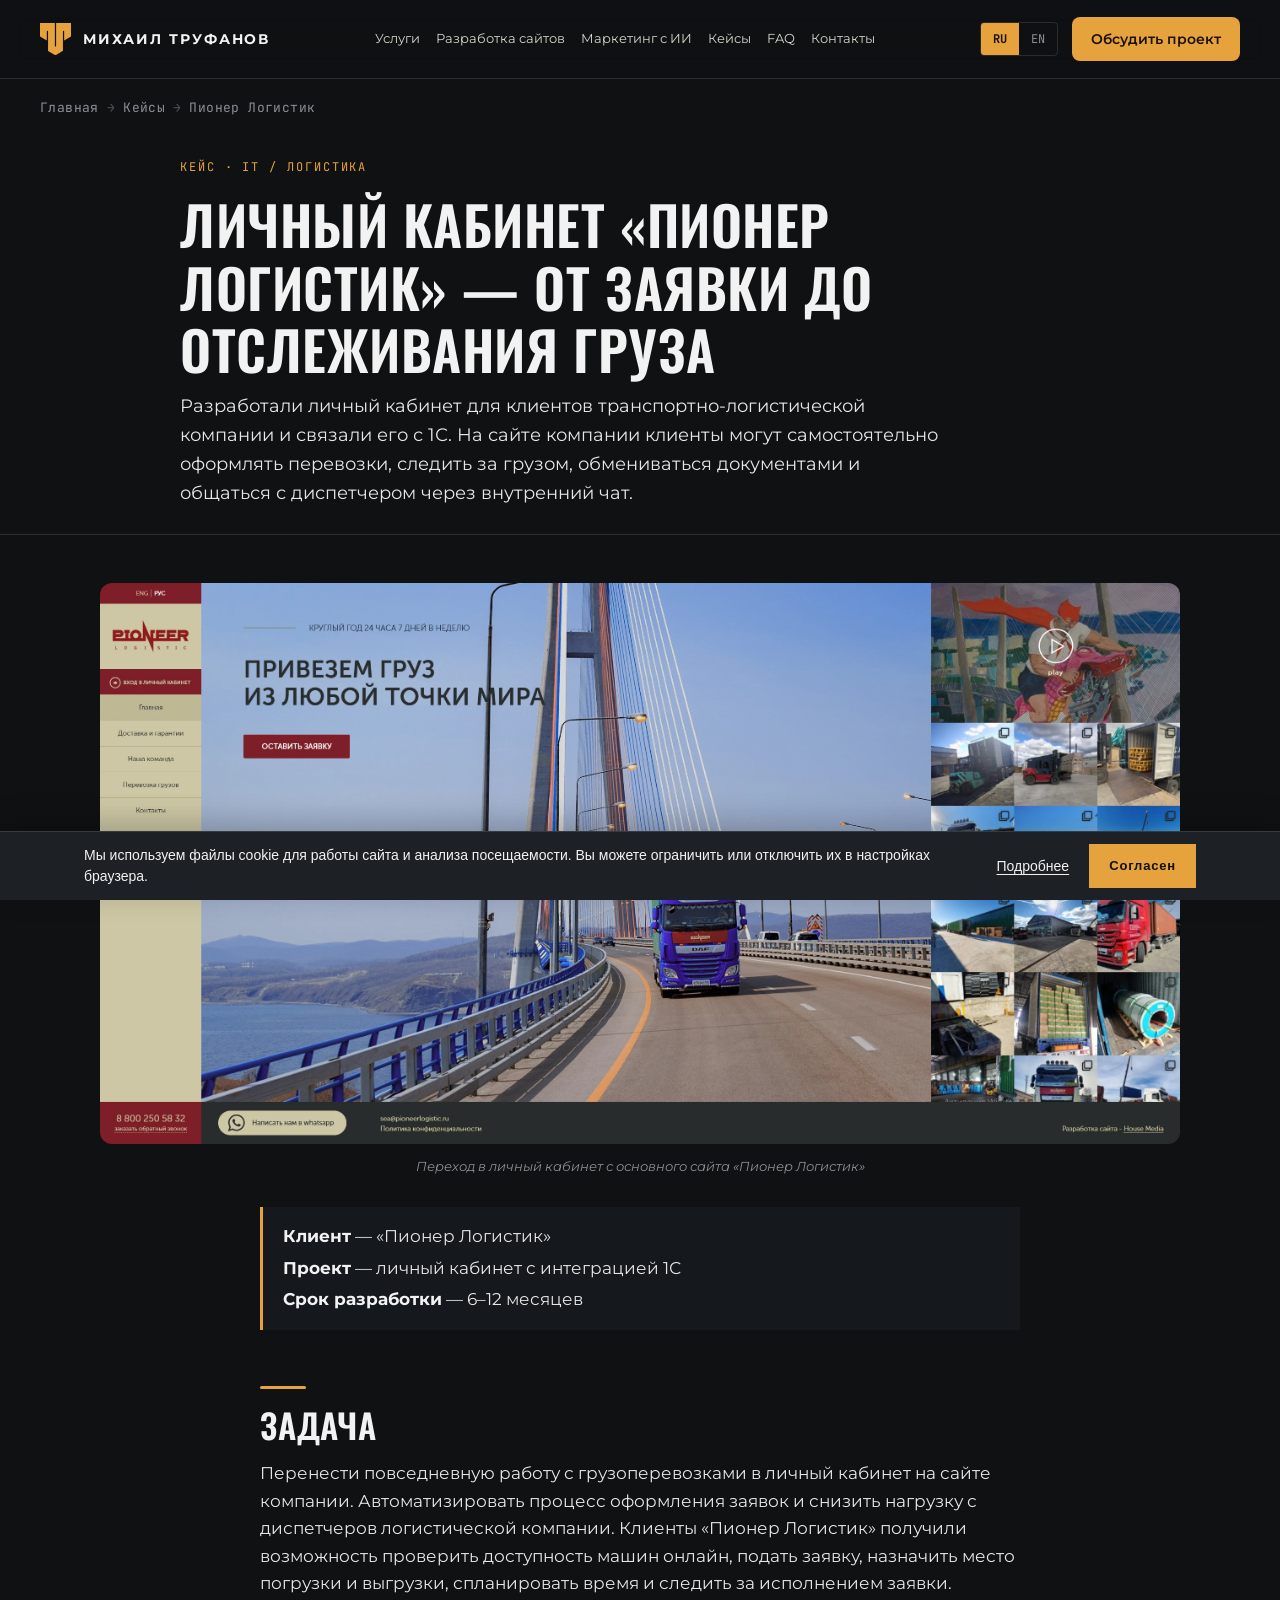
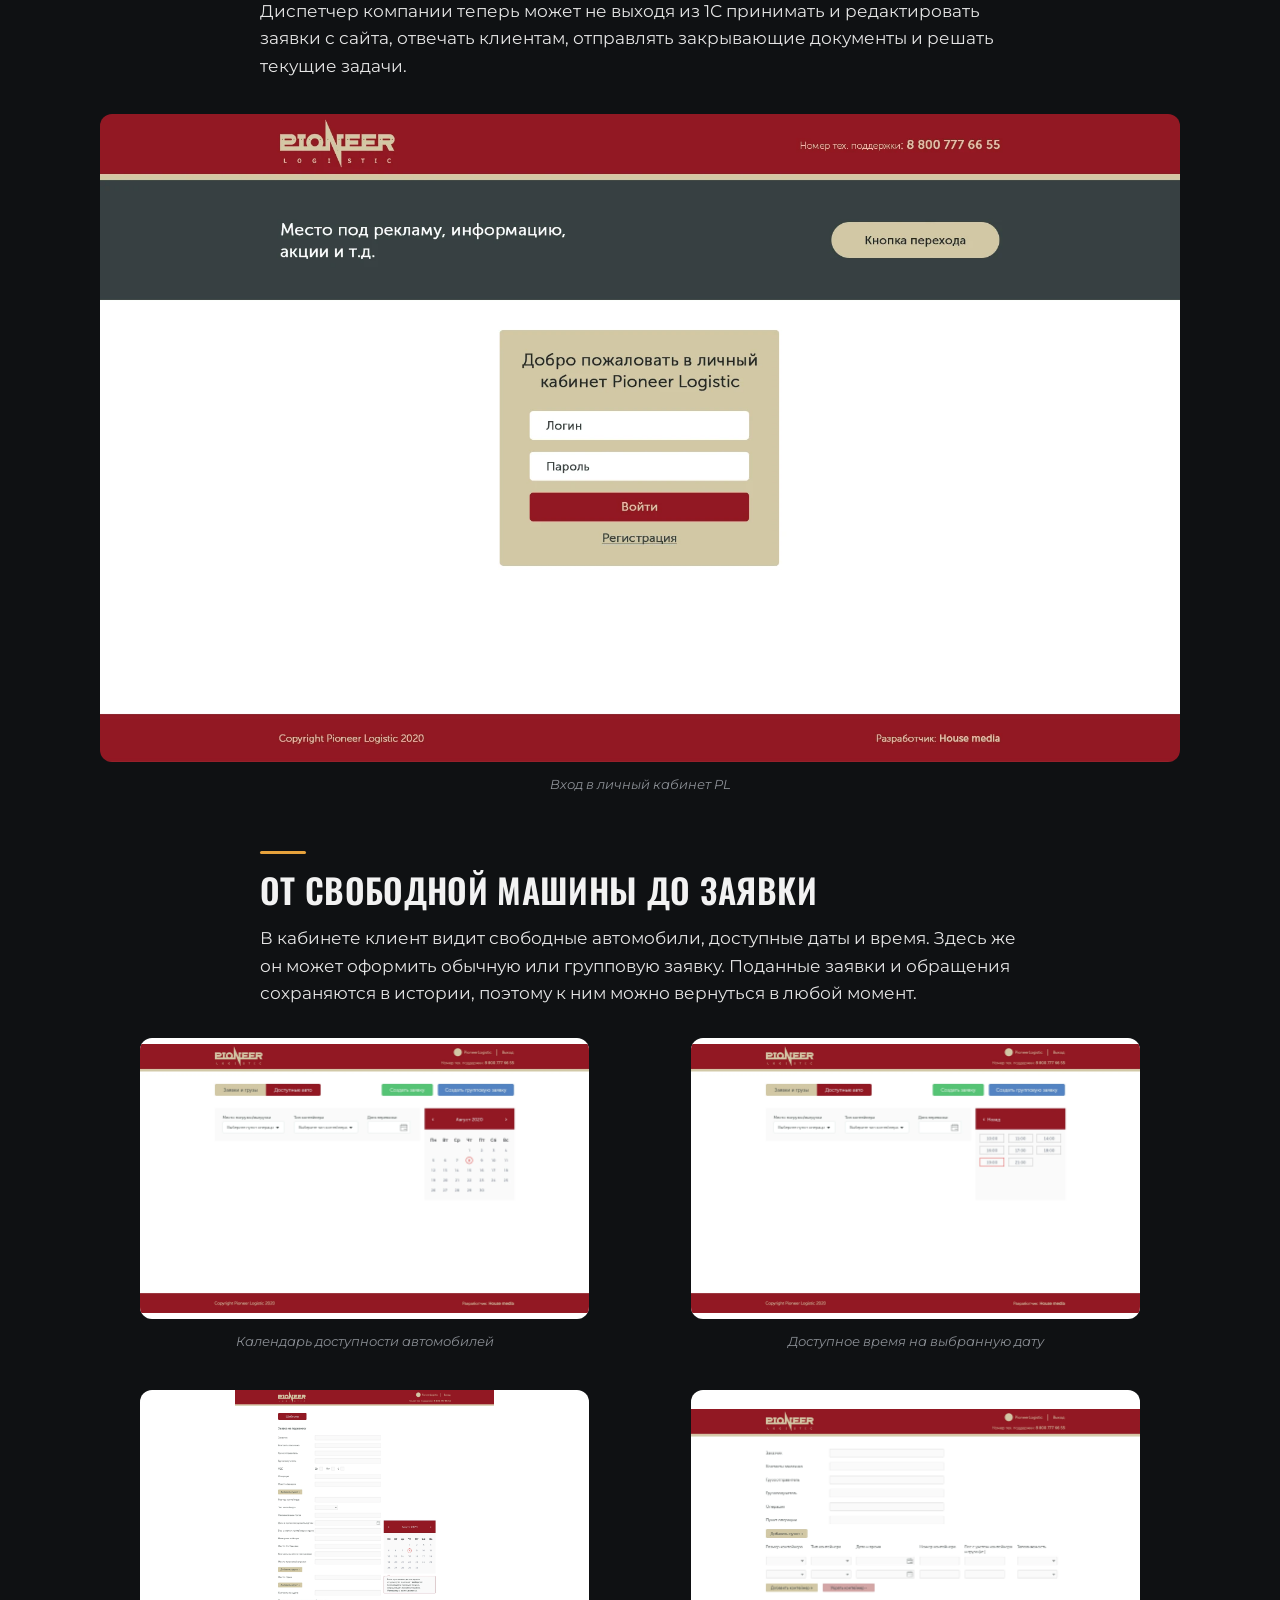
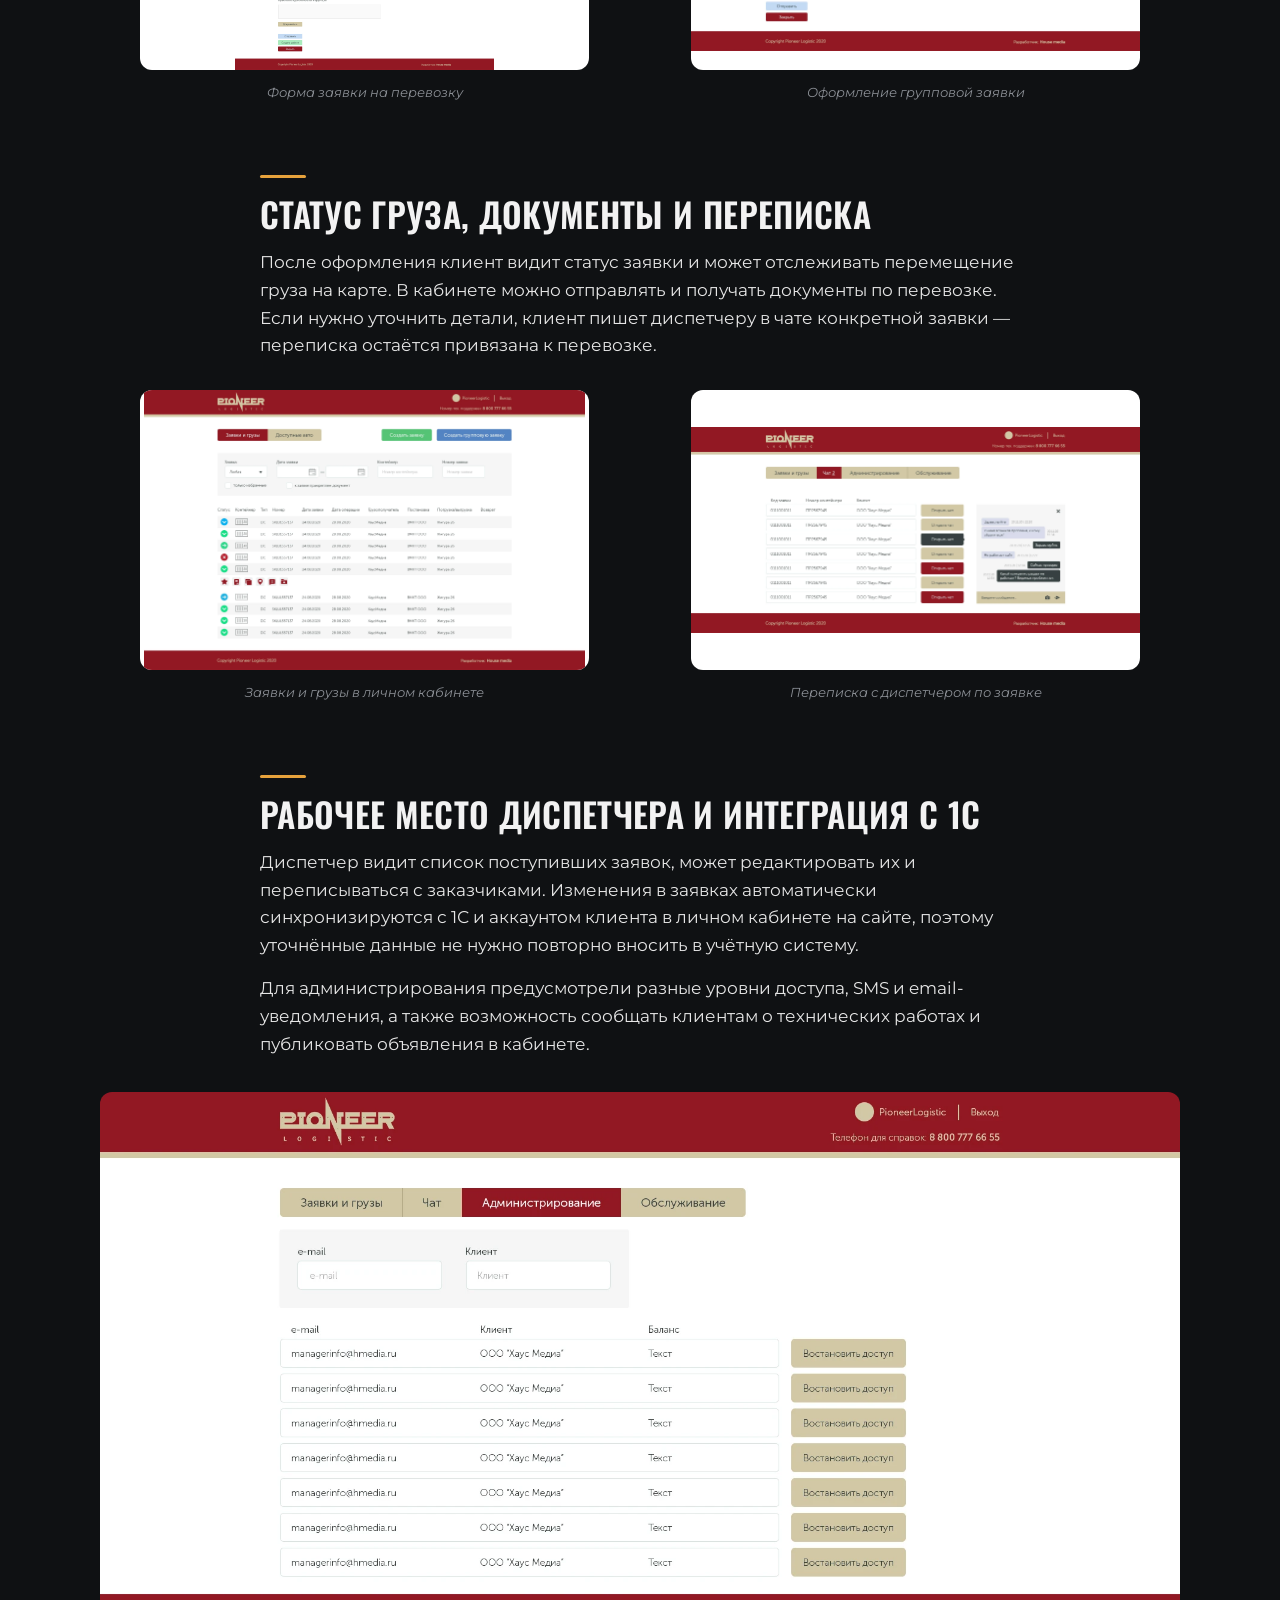
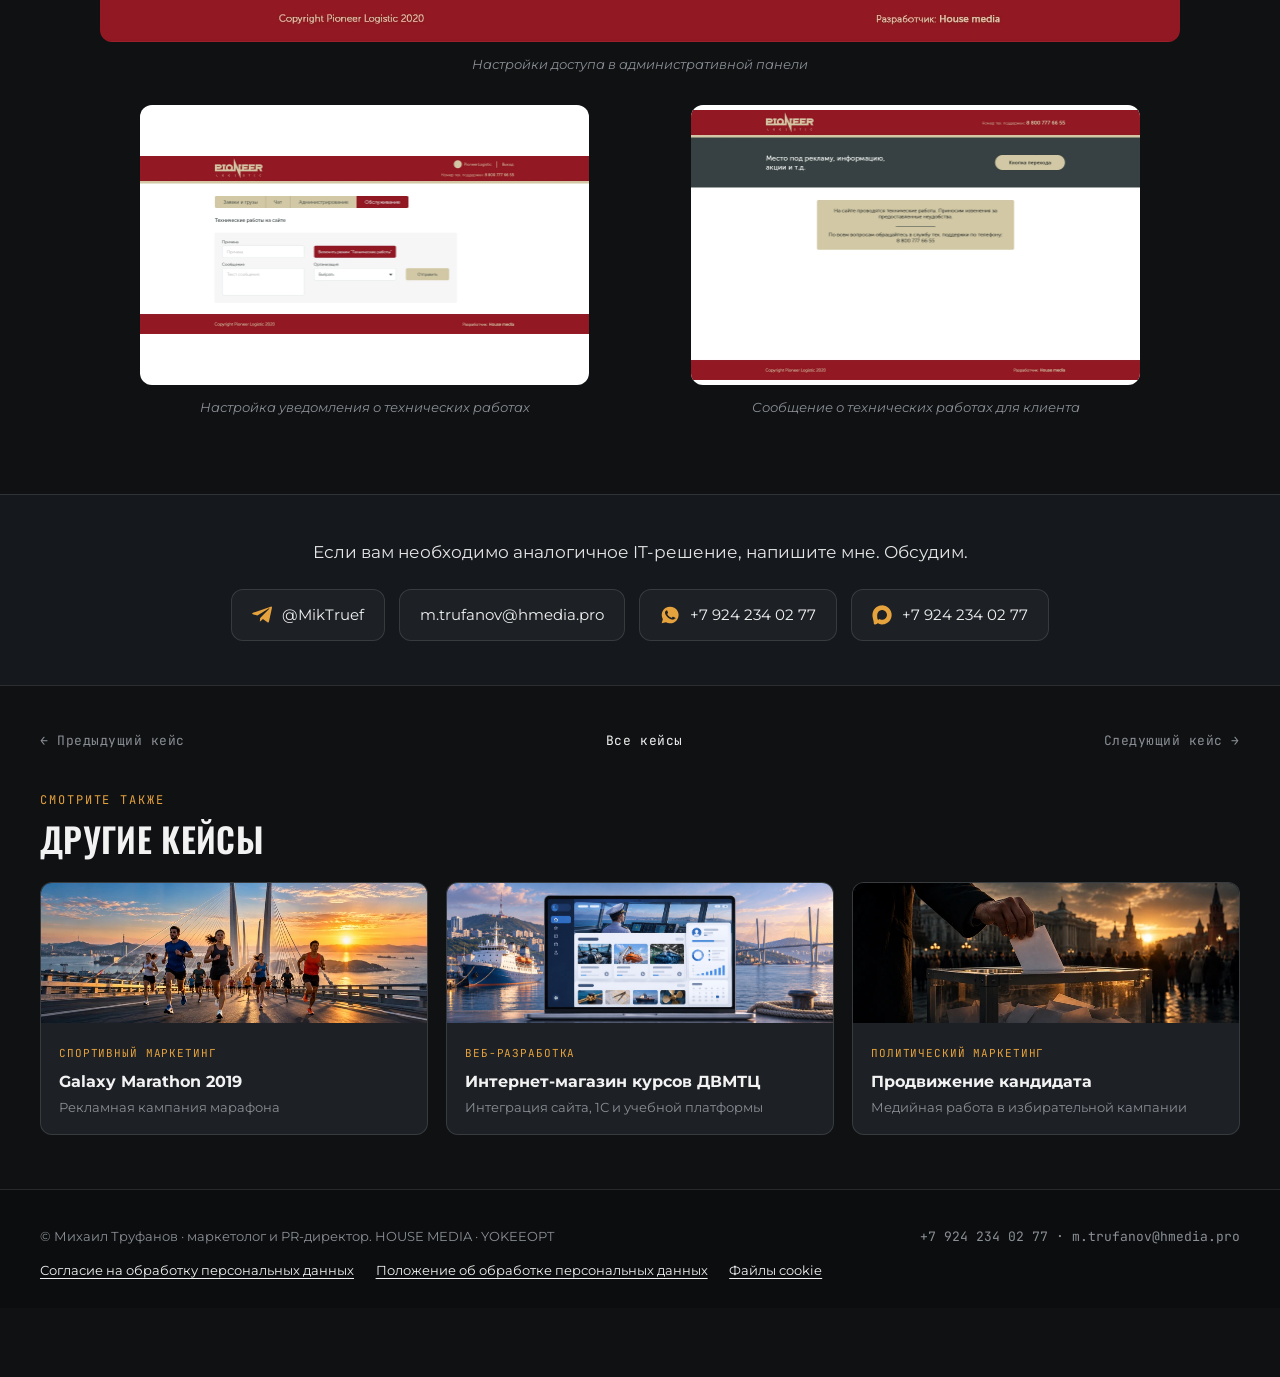
<file: pioneer_logistic_case.html>
<!doctype html>
<html lang="ru" data-lang="ru">

<head>
  <meta charset="utf-8">
  <script>
    (() => {
      const root = document.documentElement;
      const preferenceKey = 'site-lang';

      function applyLanguage(language) {
        if (root.lang !== language) {
          root.dataset.lang = language;
          root.lang = language;
        }
        for (const button of document.querySelectorAll('[data-set-lang]')) {
          const active = button.dataset.setLang === language;
          button.classList.toggle('active', active);
          button.setAttribute('aria-pressed', String(active));
        }
      }

      function restoreLanguage() {
        let saved;
        try { saved = localStorage.getItem(preferenceKey); } catch {}
        applyLanguage(saved === 'en' || saved === 'ru' ? saved : root.lang);
      }

      restoreLanguage();
      document.addEventListener('DOMContentLoaded', restoreLanguage);
      window.addEventListener('pageshow', restoreLanguage);

      document.addEventListener('click', event => {
        const button = event.target.closest('button[data-set-lang]');
        if (!button) return;
        const language = button.dataset.setLang;
        try { localStorage.setItem(preferenceKey, language); } catch {}
        applyLanguage(language);
      });
    })();
  </script>
  <meta name="viewport" content="width=device-width, initial-scale=1">
  <title>Кейс «Пионер Логистик» · Михаил Труфанов</title>
  <link rel="preconnect" href="https://fonts.googleapis.com">
  <link rel="preconnect" href="https://fonts.gstatic.com" crossorigin>
  <link
    href="https://fonts.googleapis.com/css2?family=Oswald:wght@400;500;600;700&family=Montserrat:wght@400;500;600;700&family=JetBrains+Mono:wght@400;500&display=swap"
    rel="stylesheet">
  <style>
    :root {
      --bg: #0f1113;
      --panel: #1d2126;
      --panel-2: #15181c;
      --grey: #303740;
      --fg: #f2f2f2;
      --card-text: #e6e6e6;
      --muted: #8b8f95;
      --amber: #e6a23c;
      --amber-deep: #c8842a;
      --line: rgba(243, 240, 233, .12);
      --font-display: "Oswald", -apple-system, Segoe UI, Roboto, sans-serif;
      --font: "Montserrat", -apple-system, Segoe UI, Roboto, sans-serif;
      --mono: "JetBrains Mono", ui-monospace, monospace;
      --max: 1240px;
      --pad: 20px;
      --read: 760px;
    }

    * {
      box-sizing: border-box
    }

    html {
      scroll-behavior: smooth
    }

    body {
      margin: 0;
      background: var(--bg);
      color: var(--fg);
      font-family: var(--font);
      font-size: 16px;
      line-height: 1.62;
      -webkit-font-smoothing: antialiased
    }

    a {
      color: inherit;
      text-decoration: none
    }

    html[data-lang="en"] .ru {
      display: none !important
    }

    html[data-lang="ru"] .en {
      display: none !important
    }

    img {
      max-width: 100%
    }

    .wrap {
      max-width: var(--max);
      margin: 0 auto;
      padding: 0 var(--pad)
    }

    h1,
    h2,
    h3,
    h4 {
      margin: 0;
      font-weight: 600;
      line-height: 1.15
    }

    p {
      margin: 0
    }

    .amber {
      color: var(--amber)
    }

    .mono {
      font-family: var(--mono)
    }

    /* header */
    header {
      position: sticky;
      top: 0;
      z-index: 50;
      background: rgba(15, 17, 19, .82);
      backdrop-filter: blur(12px);
      border-bottom: 1px solid var(--line)
    }

    .nav {
      display: flex;
      align-items: center;
      justify-content: space-between;
      height: 78px;
      gap: 16px
    }

    .brand {
      display: flex;
      align-items: center;
      gap: 12px
    }

    .brand svg {
      width: 31px;
      height: 32px;
      flex: 0 0 auto
    }

    .brand b {
      font-weight: 700;
      font-size: 16px;
      letter-spacing: .14em;
      text-transform: uppercase
    }

    .menu {
      display: flex;
      gap: 26px;
      font-size: 15px;
      color: #d7d4cc
    }

    .menu a {
      position: relative;
      padding: 4px 0
    }

    .menu a::after {
      content: "";
      position: absolute;
      left: 0;
      bottom: -3px;
      width: 0;
      height: 2px;
      background: var(--amber);
      transition: width .25s
    }

    .menu a:hover::after {
      width: 100%
    }

    .nav-right {
      display: flex;
      align-items: center;
      gap: 14px
    }

    .lang {
      display: inline-flex;
      border: 1px solid var(--line);
      border-radius: 4px;
      overflow: hidden
    }

    .lang button {
      background: transparent;
      border: 0;
      color: var(--muted);
      font-family: var(--mono);
      font-size: 12px;
      padding: 8px 12px;
      cursor: pointer
    }

    .lang button.active {
      background: var(--amber);
      color: #1a1206;
      font-weight: 700
    }

    .btn {
      display: inline-flex;
      align-items: center;
      justify-content: center;
      gap: 9px;
      font-weight: 600;
      font-size: 15px;
      padding: 12px 24px;
      border-radius: 8px;
      border: 1.5px solid transparent;
      cursor: pointer;
      transition: .2s
    }

    .btn-fill {
      background: var(--amber);
      color: #1a1206
    }

    .btn-fill:hover {
      background: var(--amber-deep)
    }

    .nav .btn {
      padding: 10px 18px;
      font-size: 14px
    }

    /* breadcrumbs */
    .crumbs {
      padding: 18px 0 0
    }

    .crumbs .wrap {
      font-size: 13px;
      color: var(--muted);
      font-family: var(--mono);
      letter-spacing: .03em
    }

    .crumbs a:hover {
      color: var(--amber)
    }

    .crumbs .sep {
      margin: 0 8px;
      opacity: .5
    }

    /* hero */
    .hero {
      padding: 40px 0 26px;
      border-bottom: 1px solid var(--line)
    }

    .hero .wrap {
      max-width: 960px
    }

    .hero .kicker {
      font-family: var(--mono);
      font-size: 12px;
      letter-spacing: .16em;
      text-transform: uppercase;
      color: var(--amber)
    }

    .hero h1 {
      font-family: var(--font-display);
      font-size: clamp(30px, 4.6vw, 54px);
      letter-spacing: .01em;
      text-transform: uppercase;
      margin: 16px 0 12px
    }

    .hero .sub {
      font-family: var(--font-display);
      font-size: clamp(20px, 2.4vw, 28px);
      color: var(--muted);
      text-transform: uppercase;
      letter-spacing: .02em
    }

    /* article */
    .article {
      max-width: var(--max);
      margin: 0 auto;
      padding: 14px var(--pad) 0
    }

    .article>* {
      margin-left: auto;
      margin-right: auto
    }

    .tx {
      max-width: var(--read);
      margin-top: 16px;
      margin-left: auto;
      margin-right: auto;
      font-size: 17px;
      color: var(--card-text)
    }

    .tx b {
      color: var(--fg)
    }

    h2.sh {
      max-width: var(--read);
      font-family: var(--font-display);
      text-transform: uppercase;
      font-size: clamp(24px, 3vw, 34px);
      letter-spacing: .01em;
      margin-top: 56px;
      margin-left: auto;
      margin-right: auto
    }

    h2.sh.wide {
      max-width: 1080px
    }

    .wide-block h2.sh,
    .wide-block .tx,
    .wide-block .chips,
    .wide-block .subtx,
    .wide-block .note,
    .wide-block h3.lbl,
    .wide-block ul.li,
    .wide-block .emph {
      max-width: 1080px
    }

    h2.sh::before {
      content: "";
      display: block;
      width: 46px;
      height: 3px;
      background: var(--amber);
      border-radius: 2px;
      margin-bottom: 16px
    }

    h3.lbl {
      max-width: var(--read);
      font-family: var(--font);
      font-weight: 700;
      font-size: 19px;
      color: var(--fg);
      margin-top: 34px;
      margin-left: auto;
      margin-right: auto
    }

    h4.subh {
      max-width: var(--read);
      font-weight: 700;
      font-size: 17px;
      color: var(--fg);
      margin-top: 26px;
      margin-left: auto;
      margin-right: auto
    }

    ul.li {
      max-width: var(--read);
      list-style: none;
      padding: 0;
      margin-top: 14px;
      margin-left: auto;
      margin-right: auto
    }

    ul.li>li {
      position: relative;
      padding: 9px 0 9px 28px;
      border-bottom: 1px solid var(--line);
      color: var(--card-text)
    }

    ul.li>li::before {
      content: "";
      position: absolute;
      left: 0;
      top: 15px;
      width: 9px;
      height: 9px;
      border-radius: 3px;
      background: var(--amber)
    }

    ul.li.list-plain>li {
      padding-left: 2px
    }

    ul.li.list-plain>li::before {
      display: none
    }

    /* emphasis line */
    .emph {
      max-width: var(--read);
      margin-top: 28px;
      margin-left: auto;
      margin-right: auto;
      text-align: center;
      font-family: var(--font-display);
      text-transform: uppercase;
      letter-spacing: .03em;
      color: var(--amber);
      font-size: clamp(20px, 2.6vw, 30px)
    }

    /* important callout */
    .note {
      max-width: var(--read);
      margin-top: 26px;
      margin-left: auto;
      margin-right: auto;
      background: rgba(230, 162, 60, .09);
      border: 1px solid rgba(230, 162, 60, .32);
      border-left: 4px solid var(--amber);
      border-radius: 10px;
      padding: 18px 22px;
      color: var(--card-text);
      font-size: 16px
    }

    .note b {
      color: var(--amber);
      font-weight: 700
    }

    /* footnote */
    .fnote {
      max-width: var(--read);
      margin-top: 20px;
      margin-left: auto;
      margin-right: auto;
      padding-top: 12px;
      border-top: 1px solid var(--line);
      font-size: 13.5px;
      color: var(--muted);
      font-style: italic
    }

    /* figures */
    .fig {
      margin-top: 34px;
      text-align: center
    }

    .fig img {
      display: block;
      margin: 0 auto;
      height: auto
    }

    .fig.mid img {
      max-width: 760px
    }

    .fig.wide img {
      max-width: 1080px
    }

    .fig.tall img {
      max-width: 640px
    }

    .fig.narrow img {
      max-width: 470px
    }

    .fig figcaption {
      margin-top: 12px;
      font-size: 13px;
      color: var(--muted);
      font-style: italic
    }

    /* slide with text placed on its own background */
    .slide-frame {
      position: relative;
      max-width: 1080px;
      margin: 0 auto
    }

    .article > .slide-frame {
      margin-top: 34px
    }

    .slide-frame img {
      width: 100%
    }

    .slide-frame .slide-text {
      position: absolute;
      left: 5.6%;
      top: 15%;
      width: 36%;
      text-align: left
    }

    .slide-frame .slide-text.slide-text-tasks {
      top: 8%
    }

    .slide-frame .slide-text.dark.goal-head {
      top: 6%
    }

    .slide-frame .slide-text.dark.goal-body {
      top: 15.9%;
      height: 51.7%;
      display: flex;
      align-items: center
    }

    .slide-frame .slide-text.dark.goal-body.contact-body {
      height: 33.6%
    }

    .slide-frame .slide-text.dark h2.sh,
    .slide-frame .slide-text.dark h3.lbl {
      color: #111
    }

    .slide-frame .slide-text.dark .tx {
      color: #3a3a3a
    }

    .slide-frame .slide-text.dark ul.li>li {
      color: #3a3a3a
    }

    .slide-frame .stats-list {
      position: absolute;
      inset: 0
    }

    .slide-frame .stats-list .srow {
      position: absolute;
      left: 9.5%;
      width: 34%;
      transform: translateY(-50%);
      font-family: var(--font);
      font-size: 14px;
      line-height: 1;
      color: #111
    }

    .slide-frame .stats-list .srow b.num {
      color: #ff5c5c
    }

    .slide-frame .stats-list .srow.fnote-overlay {
      top: auto;
      bottom: 4%;
      left: 0;
      width: 40%;
      text-align: center;
      transform: none;
      font-size: 11.5px;
      line-height: 1.35;
      font-style: italic;
      color: #6b6b6b
    }

    .slide-frame .slide-text.goal-body {
      text-align: left
    }

    .slide-frame .slide-text.goal-body>div {
      width: 100%
    }

    .slide-frame .slide-text.goal-body .tx {
      line-height: 2.16
    }

    .slide-frame .slide-text.goal-body .tx b.num {
      color: #ff5c5c
    }

    .slide-frame .tools-list {
      position: absolute;
      inset: 0
    }

    .slide-frame .tools-list .trow {
      position: absolute;
      left: 6%;
      transform: translateY(-100%);
      font-family: var(--font);
      font-size: 14px;
      line-height: 1;
      color: #111
    }

    .slide-frame .tools-list .trow.fnote-overlay {
      top: auto;
      bottom: 4%;
      left: 6%;
      width: 55%;
      transform: none;
      font-size: 11px;
      line-height: 1.35;
      font-style: italic;
      color: #6b6b6b
    }

    .slide-frame .slide-text h3.lbl {
      max-width: none;
      margin: 15px 0 0;
      font-size: 16px;
      color: var(--amber)
    }

    .slide-frame .slide-text h2.sh {
      max-width: none;
      margin: 0;
      font-size: 22px;
      color: var(--amber)
    }

    .slide-frame .slide-text h2.sh::before {
      display: none
    }

    .slide-frame .slide-text h3.lbl:first-child,
    .slide-frame .slide-text h3.lbl:first-child+h3.lbl {
      margin-top: 0
    }

    .slide-frame .slide-text .tx {
      max-width: none;
      margin: 6px 0 0;
      font-size: 14px;
      line-height: 1.44
    }

    .slide-frame .slide-text ul.li {
      max-width: none;
      margin: 6px 0 0
    }

    .slide-frame .slide-text ul.li>li {
      font-size: 13.5px;
      padding: 5px 0 5px 22px
    }

    .slide-frame .slide-text ul.li>li>b.num:first-child {
      color: #ff5c5c
    }

    .slide-frame .slide-text .note {
      max-width: none;
      margin: 12px 0 0;
      padding: 12px 16px;
      font-size: 13.5px
    }

    .slide-frame .slide-text .subtx {
      max-width: none;
      margin: 40px 0 0;
      font-size: 13px;
      line-height: 1.35;
      color: var(--amber)
    }

    .slide-frame .slide-text.slide-text-full {
      left: 5.6%;
      width: 88.8%;
      top: 0;
      height: 52%;
      display: flex;
      flex-direction: column;
      justify-content: center
    }

    .slide-frame .slide-text.slide-text-stats {
      left: 5.6%;
      top: 0;
      width: 68%;
      height: 51.3%;
      display: flex;
      flex-direction: column;
      justify-content: center
    }

    .slide-frame .slide-text.slide-text-pie {
      left: 5.5%;
      top: 9%;
      width: 55%
    }

    .slide-frame .slide-text.slide-text-list {
      left: 5.6%;
      top: 10.05%;
      height: 79.65%;
      width: 45%;
      display: flex;
      flex-direction: column;
      justify-content: center
    }

    .slide-frame .slide-text.slide-text-list h2.sh {
      font-size: 18px
    }

    .slide-frame .slide-text.slide-text-list ul.li {
      margin-top: 5px
    }

    .slide-frame .slide-text.slide-text-list ul.li>li {
      font-size: 13px;
      padding: 4px 0 4px 20px
    }

    /* contacts */
    .contact {
      margin-top: 60px;
      background: var(--panel-2);
      border-top: 1px solid var(--line);
      padding: 44px 0
    }

    .contact .in {
      max-width: 900px;
      margin: 0 auto;
      padding: 0 var(--pad);
      text-align: center
    }

    .contact p {
      color: var(--card-text);
      font-size: 17px
    }

    .contact-row {
      display: flex;
      flex-wrap: wrap;
      justify-content: center;
      gap: 14px;
      margin-top: 22px
    }

    .cbtn {
      display: inline-flex;
      align-items: center;
      gap: 10px;
      background: var(--panel);
      border: 1px solid var(--line);
      border-radius: 12px;
      padding: 13px 20px;
      font-size: 15px;
      color: var(--fg);
      transition: .16s
    }

    .cbtn:hover {
      border-color: var(--amber);
      color: var(--amber)
    }

    .cbtn svg {
      width: 20px;
      height: 20px;
      flex: 0 0 auto
    }

    .cbtn.tg svg {
      fill: #e6a23c
    }

    .cbtn.wa svg {
      fill: #e6a23c
    }

    .cbtn.max svg {
      fill: #e6a23c
    }

    /* case navigation */
    .casenav {
      border-top: 1px solid var(--line);
      padding: 44px 0 54px
    }

    .casenav .in {
      max-width: var(--max);
      margin: 0 auto;
      padding: 0 var(--pad)
    }

    .casenav .row {
      display: flex;
      justify-content: space-between;
      align-items: center;
      gap: 16px;
      flex-wrap: wrap
    }

    .casenav .row a {
      font-family: var(--mono);
      font-size: 13px;
      letter-spacing: .04em;
      color: var(--muted)
    }

    .casenav .row a:hover {
      color: var(--amber)
    }

    .casenav .row .all {
      color: var(--fg)
    }

    .casenav .eyebrow {
      display: block;
      margin-top: 40px;
      font-family: var(--mono);
      font-size: 12px;
      letter-spacing: .16em;
      text-transform: uppercase;
      color: var(--amber)
    }

    .casenav h2 {
      font-family: var(--font-display);
      text-transform: uppercase;
      font-size: clamp(24px, 3vw, 34px);
      letter-spacing: .01em;
      margin-top: 8px
    }

    .others {
      display: grid;
      grid-template-columns: repeat(3, 1fr);
      gap: 18px;
      margin-top: 24px
    }

    .ocard {
      display: block;
      background: var(--panel);
      border: 1px solid var(--line);
      border-radius: 12px;
      overflow: hidden;
      transition: .16s
    }

    .ocard:hover {
      border-color: rgba(230, 162, 60, .5);
      transform: translateY(-2px)
    }

    .ocard .oimg {
      height: 140px;
      display: flex;
      align-items: center;
      justify-content: center;
      background: var(--panel-2);
      color: var(--muted);
      font-family: var(--mono);
      font-size: 12px;
      letter-spacing: .05em;
      text-transform: uppercase
    }

    .ocard .obody {
      padding: 16px 18px
    }

    .ocard .otag {
      font-family: var(--mono);
      font-size: 11px;
      letter-spacing: .08em;
      text-transform: uppercase;
      color: var(--amber)
    }

    .ocard h4 {
      font-size: 16px;
      margin: 8px 0 6px;
      color: var(--fg);
      font-weight: 700
    }

    .ocard p {
      color: var(--muted);
      font-size: 13px
    }

    @media(max-width: 760px) {
      .others {
        grid-template-columns: 1fr
      }

      .slide-frame .slide-text {
        position: static;
        width: auto;
        margin-bottom: 20px
      }

      .slide-frame .slide-text h3.lbl,
      .slide-frame .slide-text h2.sh,
      .slide-frame .slide-text .tx,
      .slide-frame .slide-text ul.li,
      .slide-frame .slide-text .note,
      .slide-frame .slide-text .subtx {
        max-width: var(--read)
      }

      .slide-frame .slide-text h3.lbl {
        font-size: 19px
      }

      .slide-frame .slide-text h2.sh {
        font-size: clamp(24px, 3vw, 34px);
        margin-top: 0
      }

      .slide-frame .slide-text h2.sh::before {
        display: block
      }

      .slide-frame .slide-text .tx {
        font-size: 17px
      }

      .slide-frame .slide-text ul.li>li {
        font-size: 15px;
        padding: 9px 0 9px 28px
      }

      .slide-frame .slide-text .note {
        font-size: 16px;
        padding: 18px 22px
      }

      .slide-frame .slide-text .subtx {
        font-size: 15px;
        line-height: 1.62
      }
    }

    /* footer */
    .footer {
      background: #0b0d0e;
      border-top: 1px solid var(--line);
      padding: 36px 0 28px
    }

    .footer .wrap {
      display: flex;
      justify-content: space-between;
      gap: 20px;
      flex-wrap: wrap;
      align-items: center
    }

    .footer .copy {
      color: var(--muted);
      font-size: 13px
    }

    .footer .mono {
      color: var(--muted);
      font-size: 13px
    }

    @media(max-width:640px) {
      .menu {
        display: none
      }
    }


    /* casino-specific additions */
    .subtx {
      max-width: var(--read);
      margin: 12px auto 0;
      color: var(--muted);
      font-size: 15px
    }

    .num {
      color: var(--amber);
      font-weight: 700;
      font-family: var(--font-display);
      font-size: 1.12em;
      letter-spacing: .01em
    }

    .riskgrid {
      max-width: 1080px;
      margin: 18px auto 0;
      display: flex;
      flex-direction: column;
      gap: 12px
    }

    .riskcard {
      background: var(--panel);
      border: 1px solid var(--line);
      border-radius: 10px;
      padding: 16px 18px
    }

    .riskcard .rk {
      color: var(--fg);
      font-weight: 600
    }

    .riskcard .cs {
      color: var(--muted);
      font-size: 14px;
      margin-top: 7px;
      padding-left: 22px;
      position: relative
    }

    .riskcard .cs::before {
      content: "\2192";
      position: absolute;
      left: 0;
      color: var(--amber);
      font-weight: 700
    }

    .chips {
      max-width: var(--read);
      margin: 16px auto 0;
      display: grid;
      grid-template-columns: 1fr 1fr;
      gap: 12px
    }

    .chip {
      background: var(--panel-2);
      border: 1px solid var(--line);
      border-left: 3px solid var(--amber);
      border-radius: 8px;
      padding: 14px 16px;
      color: var(--card-text);
      font-size: 15px
    }

    ul.li ul {
      list-style: none;
      padding: 0;
      margin: 8px 0 2px
    }

    ul.li ul li {
      position: relative;
      padding: 7px 0 7px 26px;
      border-bottom: 1px dashed var(--line);
      color: var(--muted);
      font-size: 15px
    }

    ul.li ul li::before {
      content: "\2013";
      position: absolute;
      left: 6px;
      top: 7px;
      background: none;
      width: auto;
      height: auto;
      color: var(--amber)
    }

    @media(max-width:640px) {
      .chips {
        grid-template-columns: 1fr
      }
    }

    /* marafon additions */
    .fig.card img{background:#fff;padding:16px}
  </style>
<style id="shared-site-navigation">
/* Shared navigation: website development stays on one line. */
header .menu{gap:16px;font-size:13px;flex-shrink:0}
header .menu a{white-space:nowrap;flex-shrink:0}
header .brand,header .logo,header .nav-right,header .right{flex-shrink:0}
header .brand b{font-size:14px;white-space:nowrap}
header .nav,header.header .wrap{gap:16px}
@media(max-width:1180px){
  header .nav,header.header .wrap{height:auto;min-height:78px;flex-wrap:wrap;padding-top:14px;padding-bottom:10px;row-gap:10px}
  header .nav-right,header .right{margin-left:auto}
  header .menu{display:flex;order:3;flex-basis:100%;min-width:0;max-width:100%;margin-left:0;justify-content:center;overflow-x:auto;padding:4px 0 8px;scrollbar-width:thin;scrollbar-color:var(--amber) transparent}
  html{scroll-padding-top:142px}
}
@media(max-width:640px){
  header .menu{justify-content:flex-start;gap:20px;font-size:12px}
  header .brand{gap:8px}
  header .brand b{font-size:10px;letter-spacing:.07em}
  header .brand svg,header .brand img{width:24px;height:26px}
  header .logo{font-size:16px;white-space:nowrap;gap:8px}
  header .nav-right>.btn,header .right>.btn{display:none}
  header .lang button{padding:8px;font-size:11px}
}
</style>
<style id="mobile-layout">
    /* Mobile: content never wider than the header, burger menu. */
    header .burger {
      display: none;
      flex-direction: column;
      justify-content: center;
      gap: 5px;
      width: 42px;
      height: 42px;
      padding: 0 10px;
      margin-left: 4px;
      background: transparent;
      border: 1px solid var(--line);
      border-radius: 4px;
      cursor: pointer;
      flex-shrink: 0
    }

    header .burger span {
      display: block;
      height: 2px;
      background: var(--fg);
      border-radius: 2px;
      transition: transform .25s, opacity .2s
    }

    header.menu-open .burger span:nth-child(1) {
      transform: translateY(7px) rotate(45deg)
    }

    header.menu-open .burger span:nth-child(2) {
      opacity: 0
    }

    header.menu-open .burger span:nth-child(3) {
      transform: translateY(-7px) rotate(-45deg)
    }

    @media(max-width:900px) {
      body {
        overflow-x: hidden
      }

      img,
      video,
      iframe,
      canvas {
        max-width: 100% !important
      }

      img {
        height: auto
      }

      figure.fig {
        margin-left: 0;
        margin-right: 0;
        max-width: 100%
      }

      html {
        scroll-padding-top: 80px
      }

      header .nav {
        position: relative;
        flex-wrap: nowrap;
        height: 64px;
        min-height: 64px;
        padding-top: 0;
        padding-bottom: 0
      }

      header .brand {
        min-width: 0;
        flex-shrink: 1
      }

      header .nav-right {
        margin-left: auto
      }

      header .burger {
        display: inline-flex
      }

      header .menu {
        display: none;
        position: absolute;
        top: 100%;
        left: 0;
        right: 0;
        order: 0;
        flex-direction: column;
        gap: 0;
        max-width: none;
        max-height: calc(100vh - 64px);
        overflow-y: auto;
        padding: 6px var(--pad) 14px;
        font-size: 16px;
        background: rgba(15, 17, 19, .97);
        border-bottom: 1px solid var(--line);
        box-shadow: 0 18px 30px rgba(0, 0, 0, .35)
      }

      header.menu-open .menu {
        display: flex
      }

      header .menu a {
        padding: 14px 0;
        white-space: normal;
        border-bottom: 1px solid var(--line)
      }

      header .menu a:last-child {
        border-bottom: 0
      }

      header .menu a::after {
        display: none
      }
    }
  </style>
  <style>
    .article .fig img { max-width: min(100%, 1080px); }
    .article .fig.mid img { max-width: min(100%, var(--read)); }
    .casenav .oimg img { width: 100%; height: 100%; object-fit: cover; object-position: top; }
  </style>
  <style>
    .hero .case-intro {
      max-width: var(--read);
      color: var(--card-text);
      font-size: clamp(16px, 1.5vw, 18px);
    }

    .case-facts {
      max-width: var(--read);
      margin: 30px auto 0;
      padding: 16px 20px;
      border-left: 3px solid var(--amber);
      background: var(--panel-2);
    }

    .case-facts .tx {
      margin-top: 0;
    }

    .case-facts .tx + .tx {
      margin-top: 4px;
    }

    .article .fig a {
      display: inline-block;
      vertical-align: top;
      max-width: 100%;
      border-radius: 12px;
    }

    .article .fig img {
      border-radius: 12px;
    }

    .article .fig a:focus-visible {
      outline: 2px solid var(--amber);
      outline-offset: 4px;
    }

    .case-screens {
      max-width: 1080px;
      margin: 30px auto 0;
      display: grid;
      grid-template-columns: repeat(2, minmax(0, 1fr));
      gap: 22px;
      align-items: start;
    }

    .case-screens .fig {
      margin-top: 0;
    }

    .case-screens .fig a {
      display: block;
    }

    .case-screens .fig img {
      width: 100%;
      aspect-ratio: 16 / 10;
      object-fit: contain;
      background: #fff;
    }

    @media (max-width: 700px) {
      .case-screens {
        grid-template-columns: 1fr;
      }
    }
  </style>
  <link rel="stylesheet" href="legal/documents.css">
  <script src="legal/documents.js" defer></script>
</head>
<body id="top">
<header>
    <div class="wrap nav">
      <a class="brand" href="index.html#top">
        <svg viewBox="0 0 31 32" fill="none" aria-hidden="true">
          <path fill-rule="evenodd" clip-rule="evenodd"
            d="M16.1092 0V22.9666C16.1092 23.7761 14.8766 23.7761 14.8766 22.9666V0H0V13.4351L6.82907 17.468V8.43467C6.82907 7.61563 8.04753 7.60126 8.04753 8.43467V27.9527L14.8766 31.9856L16.0289 32L22.9383 27.7611V8.4203C22.9714 7.59647 24.1568 7.63 24.1568 8.4203V17.468L31 13.5022V0H16.1092Z"
            fill="#e6a23c" />
        </svg>
        <b><span class="ru">МИХАИЛ&nbsp;ТРУФАНОВ</span><span class="en">MIKHAIL TRUFANOV</span></b>
      </a>
      <nav class="menu" id="site-menu">
        <a href="index.html#services"><span class="ru">Услуги</span><span class="en">Services</span></a>
        <a href="sites_prises.html"><span class="ru">Разработка сайтов</span><span class="en">Website development</span></a>
        <a href="index.html#ai"><span class="ru">Маркетинг с ИИ</span><span class="en">AI marketing</span></a>
        <a href="#cases"><span class="ru">Кейсы</span><span class="en">Cases</span></a>
        <a href="index.html#faq">FAQ</a>
        <a href="#contact"><span class="ru">Контакты</span><span class="en">Contacts</span></a>
      </nav>
      <div class="nav-right">
        <div class="lang" role="group" aria-label="Language / Язык">
          <button data-set-lang="ru" class="active" type="button">RU</button>
          <button data-set-lang="en" type="button">EN</button>
        </div>
        <a class="btn btn-fill" href="#contact"><span class="ru">Обсудить проект</span><span class="en">Let’s
            talk</span></a>
      </div>
    <button class="burger" type="button" aria-label="Меню" aria-expanded="false" aria-controls="site-menu"><span></span><span></span><span></span></button>
    </div>
  </header>

  <div class="crumbs">
    <div class="wrap"><a href="index.html#top"><span class="ru">Главная</span><span class="en">Home</span></a><span class="sep">→</span><a href="index.html#cases"><span class="ru">Кейсы</span><span class="en">Case Studies</span></a><span class="sep">→</span><span class="ru">Пионер Логистик</span><span class="en">Pioneer Logistic</span></div>
  </div>

  <main>
    <section class="hero">
      <div class="wrap">
        <p class="kicker"><span class="ru">Кейс · IT / Логистика</span><span class="en">Case study · IT / Logistics</span></p>
        <h1><span class="ru">Личный кабинет «Пионер Логистик» — от заявки до отслеживания груза</span><span class="en">Pioneer Logistic’s client portal — from booking a shipment to tracking cargo</span></h1>
        <p class="case-intro"><span class="ru">Разработали личный кабинет для клиентов транспортно-логистической компании и связали его с 1С. На сайте компании клиенты могут самостоятельно оформлять перевозки, следить за грузом, обмениваться документами и общаться с диспетчером через внутренний чат.</span><span class="en">We built a client portal for a transport and logistics company and integrated it with 1C. Clients can use the company’s website to book shipments, track their cargo, exchange documents and contact a dispatcher through the built-in chat.</span></p>
      </div>
    </section>

    <article class="article">
      <figure class="fig wide">
        <a href="My%20Work/lichnyj-kabinet-pl/vhod-v-lichnyj-kabinet.webp" target="_blank" rel="noopener" aria-labelledby="caption-vhod-v-lichnyj-kabinet">
          <img src="My%20Work/lichnyj-kabinet-pl/vhod-v-lichnyj-kabinet.webp" width="2559" height="1329" alt="" fetchpriority="high">
        </a>
        <figcaption id="caption-vhod-v-lichnyj-kabinet"><span class="ru">Переход в личный кабинет с основного сайта «Пионер Логистик»</span><span class="en">Access to the client portal from the Pioneer Logistic website</span></figcaption>
      </figure>
      <div class="case-facts">
        <p class="tx"><span class="ru"><b>Клиент</b> — «Пионер Логистик»</span><span class="en"><b>Client</b> — Pioneer Logistic</span></p>
        <p class="tx"><span class="ru"><b>Проект</b> — личный кабинет с интеграцией 1С</span><span class="en"><b>Project</b> — client portal with 1C integration</span></p>
        <p class="tx"><span class="ru"><b>Срок разработки</b> — 6–12 месяцев</span><span class="en"><b>Development timeline</b> — 6–12 months</span></p>
      </div>

      <h2 class="sh"><span class="ru">Задача</span><span class="en">The challenge</span></h2>
      <p class="tx"><span class="ru">Перенести повседневную работу с грузоперевозками в личный кабинет на сайте компании. Автоматизировать процесс оформления заявок и снизить нагрузку с диспетчеров логистической компании. Клиенты «Пионер Логистик» получили возможность проверить доступность машин онлайн, подать заявку, назначить место погрузки и выгрузки, спланировать время и следить за исполнением заявки. Диспетчер компании теперь может не выходя из 1С принимать и редактировать заявки с сайта, отвечать клиентам, отправлять закрывающие документы и решать текущие задачи.</span><span class="en">The goal was to move day-to-day freight operations into a portal on the company’s website, automate freight requests and reduce the workload for dispatchers. Pioneer Logistic’s clients can now check vehicle availability online, submit a request, specify pickup and delivery locations, schedule the shipment and follow its progress. Dispatchers can receive and edit website requests, respond to clients, send the documents needed to close out shipments and handle day-to-day tasks from within 1C.</span></p>
      <figure class="fig wide">
        <a href="My%20Work/lichnyj-kabinet-pl/vhod-v-lk.webp" target="_blank" rel="noopener" aria-labelledby="caption-vhod-v-lk">
          <img src="My%20Work/lichnyj-kabinet-pl/vhod-v-lk.webp" width="1800" height="1080" alt="" loading="lazy" decoding="async">
        </a>
        <figcaption id="caption-vhod-v-lk"><span class="ru">Вход в личный кабинет PL</span><span class="en">Signing in to the PL client portal</span></figcaption>
      </figure>

      <h2 class="sh"><span class="ru">От свободной машины до заявки</span><span class="en">From checking vehicle availability to submitting a request</span></h2>
      <p class="tx"><span class="ru">В кабинете клиент видит свободные автомобили, доступные даты и время. Здесь же он может оформить обычную или групповую заявку. Поданные заявки и обращения сохраняются в истории, поэтому к ним можно вернуться в любой момент.</span><span class="en">Clients can see which vehicles are available and check dates and time slots in the portal. They can submit a standard or group freight request. Their previous requests and enquiries are saved in the portal and can be viewed at any time.</span></p>
      <div class="case-screens">
        <figure class="fig">
          <a href="My%20Work/lichnyj-kabinet-pl/dostupnye-avto.webp" target="_blank" rel="noopener" aria-labelledby="caption-dostupnye-avto">
            <img src="My%20Work/lichnyj-kabinet-pl/dostupnye-avto.webp" width="1800" height="1080" alt="" loading="lazy" decoding="async">
          </a>
          <figcaption id="caption-dostupnye-avto"><span class="ru">Календарь доступности автомобилей</span><span class="en">Vehicle availability calendar</span></figcaption>
        </figure>
        <figure class="fig">
          <a href="My%20Work/lichnyj-kabinet-pl/dostupnye-avto_2.webp" target="_blank" rel="noopener" aria-labelledby="caption-dostupnye-avto_2">
            <img src="My%20Work/lichnyj-kabinet-pl/dostupnye-avto_2.webp" width="1800" height="1080" alt="" loading="lazy" decoding="async">
          </a>
          <figcaption id="caption-dostupnye-avto_2"><span class="ru">Доступное время на выбранную дату</span><span class="en">Available time slots for the selected date</span></figcaption>
        </figure>
        <figure class="fig">
          <a href="My%20Work/lichnyj-kabinet-pl/podacha-zayavki-2.webp" target="_blank" rel="noopener" aria-labelledby="caption-podacha-zayavki-2">
            <img src="My%20Work/lichnyj-kabinet-pl/podacha-zayavki-2.webp" width="1800" height="1950" alt="" loading="lazy" decoding="async">
          </a>
          <figcaption id="caption-podacha-zayavki-2"><span class="ru">Форма заявки на перевозку</span><span class="en">Freight request form</span></figcaption>
        </figure>
        <figure class="fig">
          <a href="My%20Work/lichnyj-kabinet-pl/gruppovaya-zayavka.webp" target="_blank" rel="noopener" aria-labelledby="caption-gruppovaya-zayavka">
            <img src="My%20Work/lichnyj-kabinet-pl/gruppovaya-zayavka.webp" width="1800" height="974" alt="" loading="lazy" decoding="async">
          </a>
          <figcaption id="caption-gruppovaya-zayavka"><span class="ru">Оформление групповой заявки</span><span class="en">Submitting a group freight request</span></figcaption>
        </figure>
      </div>

      <h2 class="sh"><span class="ru">Статус груза, документы и переписка</span><span class="en">Shipment status, documents and messages</span></h2>
      <p class="tx"><span class="ru">После оформления клиент видит статус заявки и может отслеживать перемещение груза на карте. В кабинете можно отправлять и получать документы по перевозке. Если нужно уточнить детали, клиент пишет диспетчеру в чате конкретной заявки — переписка остаётся привязана к перевозке.</span><span class="en">Once a request has been submitted, clients can check its status and track their cargo on a map. They can also send and receive shipment documents in the portal. To clarify any details, they can message the dispatcher in the chat for that request. The conversation stays with the shipment.</span></p>
      <div class="case-screens">
        <figure class="fig">
          <a href="My%20Work/lichnyj-kabinet-pl/zayavki-i-gruzy.webp" target="_blank" rel="noopener" aria-labelledby="caption-zayavki-i-gruzy">
            <img src="My%20Work/lichnyj-kabinet-pl/zayavki-i-gruzy.webp" width="1800" height="1143" alt="" loading="lazy" decoding="async">
          </a>
          <figcaption id="caption-zayavki-i-gruzy"><span class="ru">Заявки и грузы в личном кабинете</span><span class="en">Requests and shipments in the client portal</span></figcaption>
        </figure>
        <figure class="fig">
          <a href="My%20Work/lichnyj-kabinet-pl/chat.webp" target="_blank" rel="noopener" aria-labelledby="caption-chat">
            <img src="My%20Work/lichnyj-kabinet-pl/chat.webp" width="1800" height="826" alt="" loading="lazy" decoding="async">
          </a>
          <figcaption id="caption-chat"><span class="ru">Переписка с диспетчером по заявке</span><span class="en">Chat with a dispatcher about a freight request</span></figcaption>
        </figure>
      </div>

      <h2 class="sh"><span class="ru">Рабочее место диспетчера и интеграция с 1С</span><span class="en">Dispatcher workspace and 1C integration</span></h2>
      <p class="tx"><span class="ru">Диспетчер видит список поступивших заявок, может редактировать их и переписываться с заказчиками. Изменения в заявках автоматически синхронизируются с 1С и аккаунтом клиента в личном кабинете на сайте, поэтому уточнённые данные не нужно повторно вносить в учётную систему.</span><span class="en">Dispatchers can view incoming requests, edit them and message clients. Changes are automatically synchronised between 1C and the client’s account on the website, so updated details do not have to be entered again in the accounting system.</span></p>
      <p class="tx"><span class="ru">Для администрирования предусмотрели разные уровни доступа, SMS и email-уведомления, а также возможность сообщать клиентам о технических работах и публиковать объявления в кабинете.</span><span class="en">The admin tools support different access levels, SMS and email notifications, and the ability to post announcements and notify clients about scheduled maintenance in the portal.</span></p>
      <figure class="fig wide">
        <a href="My%20Work/lichnyj-kabinet-pl/administrirovanie.webp" target="_blank" rel="noopener" aria-labelledby="caption-administrirovanie">
          <img src="My%20Work/lichnyj-kabinet-pl/administrirovanie.webp" width="1800" height="916" alt="" loading="lazy" decoding="async">
        </a>
        <figcaption id="caption-administrirovanie"><span class="ru">Настройки доступа в административной панели</span><span class="en">Access settings in the admin panel</span></figcaption>
      </figure>
      <div class="case-screens">
        <figure class="fig">
          <a href="My%20Work/lichnyj-kabinet-pl/obsluzhivanie.webp" target="_blank" rel="noopener" aria-labelledby="caption-obsluzhivanie">
            <img src="My%20Work/lichnyj-kabinet-pl/obsluzhivanie.webp" width="1800" height="712" alt="" loading="lazy" decoding="async">
          </a>
          <figcaption id="caption-obsluzhivanie"><span class="ru">Настройка уведомления о технических работах</span><span class="en">Setting up a maintenance notification</span></figcaption>
        </figure>
        <figure class="fig">
          <a href="My%20Work/lichnyj-kabinet-pl/teh-raboty.webp" target="_blank" rel="noopener" aria-labelledby="caption-teh-raboty">
            <img src="My%20Work/lichnyj-kabinet-pl/teh-raboty.webp" width="1800" height="1080" alt="" loading="lazy" decoding="async">
          </a>
          <figcaption id="caption-teh-raboty"><span class="ru">Сообщение о технических работах для клиента</span><span class="en">The maintenance notice shown to clients</span></figcaption>
        </figure>
      </div>
    </article>
  </main>


  <section class="contact" id="contact">
    <div class="in">
      <p class="ru">Если вам необходимо аналогичное IT-решение, напишите мне. Обсудим.</p>
      <p class="en">If you need a similar IT solution, get in touch. Let’s discuss your project.</p>
      <div class="contact-row">
        <a class="cbtn tg" href="https://t.me/MikTruef" target="_blank" rel="noopener">
          <svg viewBox="0 0 24 24">
            <path
              d="M9.8 15.6l-.4 4.2c.5 0 .8-.2 1.1-.5l2.6-2.4 5.4 3.9c1 .5 1.7.3 1.9-.9l3.5-16.3c.3-1.4-.5-2-1.5-1.6L1.2 9.4C-.1 9.9 0 10.7 1 11l5.5 1.7L20 4.2c.6-.4 1.2-.2.7.2z" />
          </svg>
          @MikTruef
        </a>
        <a class="cbtn" href="mailto:m.trufanov@hmedia.pro">m.trufanov@hmedia.pro</a>
        <a class="cbtn wa" href="https://wa.me/79242340277" target="_blank" rel="noopener">
          <svg viewBox="0 0 24 24">
            <path
              d="M12 2a10 10 0 00-8.6 15L2 22l5.2-1.4A10 10 0 1012 2zm5.8 14.1c-.2.7-1.4 1.3-2 1.4-.5.1-1.2.1-1.9-.1-.4-.1-1-.3-1.7-.6-3-1.3-4.9-4.3-5-4.5-.2-.2-1.2-1.6-1.2-3s.7-2.1 1-2.4c.2-.3.5-.4.7-.4h.5c.2 0 .4 0 .6.5l.8 2c.1.2.1.4 0 .5l-.4.6-.4.4c-.2.2-.3.4-.1.7.2.3.9 1.5 2 2.4 1.4 1.2 2.5 1.6 2.8 1.7.3.1.5.1.7-.1l.9-1c.2-.3.4-.2.7-.1l2 .9c.3.2.5.3.6.4.1.2.1.8-.1 1.5z" />
          </svg>
          +7 924 234 02 77
        </a>
        <a class="cbtn max" href="https://max.ru/u/f9LHodD0cOIjYq-bW_DKjBgMsAPnSGMA6B4l_44J5GDy4AVkhQdPqwYwMp8"
          target="_blank" rel="noopener">
          <svg viewBox="0 0 200 200">
            <path fill-rule="evenodd"
              d="M92.69,3.95 L105.26,3.57 L115.79,4.42 L125.66,6.41 L137.5,10.35 L149.34,16.27 L157.24,21.52 L166.45,29.34 L175.08,38.82 L182.4,49.34 L187.57,59.21 L192.29,71.71 L194.93,82.89 L196.22,94.08 L196.19,105.26 L194.29,119.08 L190.97,130.92 L187.13,140.13 L181.78,150 L177.2,156.58 L169.82,165.13 L161.84,172.48 L153.95,178.33 L146.05,183.12 L134.87,188.32 L125,191.56 L115.13,193.64 L103.95,194.56 L93.42,194.24 L84.87,192.9 L76.32,190.3 L68.42,186.29 L59.87,180.72 L51.32,187.58 L40.13,192.89 L30.26,194.78 L23.03,193.54 L20.26,191.45 L18.34,186.84 L17.91,177.63 L16.63,168.42 L7.68,130.92 L5.02,115.13 L4.38,102.63 L5.07,90.13 L7.07,78.29 L10.99,65.13 L16.31,53.29 L22.85,42.76 L31.58,32.35 L42.11,22.97 L54.61,14.98 L66.45,9.71 L80.26,5.77 Z M95.39,50.62 L88.16,51.8 L82.24,53.84 L76.32,56.97 L71.71,60.29 L66.45,65.38 L62.41,70.39 L58.47,76.97 L55.64,83.55 L53.71,90.13 L52.45,97.37 L51.77,105.92 L51.85,116.45 L53.11,128.29 L55.02,136.84 L57.72,144.08 L60.53,147.5 L62.5,147.74 L65.13,146.89 L75,139.27 L84.21,144.24 L94.08,146.95 L101.32,147.49 L107.24,147.01 L117.76,144.27 L127.63,139.08 L135.79,132.24 L142.9,123.03 L146.95,114.47 L149.48,102.63 L148.84,90.79 L145.02,78.95 L138.97,69.08 L130.92,61.04 L125,57.04 L119.74,54.43 L108.55,51.16 L101.97,50.47 Z" />
          </svg>
          +7 924 234 02 77
        </a>
      </div>
    </div>
  </section>

  <section class="casenav" id="cases">
    <div class="in">
      <div class="row">
        <a href="casino_case.html">← <span class="ru">Предыдущий кейс</span><span class="en">Previous case</span></a>
        <a href="index.html#cases" class="all"><span class="ru">Все кейсы</span><span class="en">All cases</span></a>
        <a href="Political_case_vibory2021.html"><span class="ru">Следующий кейс</span><span class="en">Next case</span> →</a>
      </div>
      <span class="eyebrow"><span class="ru">Смотрите также</span><span class="en">See also</span></span>
      <h2><span class="ru">Другие кейсы</span><span class="en">Other cases</span></h2>
      <div class="others">
        <a class="ocard" href="case_marafon.html">
          <div class="oimg"><img src="картинки/marathon-case-hero-01-runners.webp" alt="" loading="lazy" decoding="async"></div>
          <div class="obody">
            <span class="otag"><span class="ru">Спортивный маркетинг</span><span class="en">Sports marketing</span></span>
            <h4><span class="ru">Galaxy Marathon 2019</span><span class="en">Galaxy Marathon 2019</span></h4>
            <p><span class="ru">Рекламная кампания марафона</span><span class="en">Advertising campaign for the marathon</span></p>
          </div>
        </a>
        <a class="ocard" href="MGU.html">
          <div class="oimg"><img src="MGU_case/marine-academy-preview.webp" alt="" loading="lazy" decoding="async"></div>
          <div class="obody">
            <span class="otag"><span class="ru">Веб-разработка</span><span class="en">Web development</span></span>
            <h4><span class="ru">Интернет-магазин курсов ДВМТЦ</span><span class="en">FEMTC online course store</span></h4>
            <p><span class="ru">Интеграция сайта, 1С и учебной платформы</span><span class="en">Connecting a website, 1C and a learning platform</span></p>
          </div>
        </a>
        <a class="ocard" href="Political_case_vibory2021.html">
          <div class="oimg"><img src="political_case_media/political-case-hero-01-ballot.webp" alt="" loading="lazy" decoding="async"></div>
          <div class="obody">
            <span class="otag"><span class="ru">Политический маркетинг</span><span class="en">Political marketing</span></span>
            <h4><span class="ru">Продвижение кандидата</span><span class="en">Promoting a candidate</span></h4>
            <p><span class="ru">Медийная работа в избирательной кампании</span><span class="en">Media work for an election campaign</span></p>
          </div>
        </a>
      </div>
    </div>
  </section>

  <footer class="footer">
    <div class="wrap">
      <span class="copy">© <span class="ru">Михаил Труфанов · маркетолог и PR-директор.</span><span class="en">Mikhail
          Trufanov · marketing &amp; PR director.</span> HOUSE MEDIA · YOKEEOPT</span>
      <span class="mono">+7 924 234 02 77 · m.trufanov@hmedia.pro</span>
    </div>
    <div class="wrap legal-footer">
      <div class="legal-footer-links">
        <a class="legal-document-link" href="#legal-consent" aria-haspopup="dialog"><span class="ru">Согласие на обработку персональных данных</span><span class="en">Consent to the Processing of Personal Data</span></a>
        <a class="legal-document-link" href="#legal-policy" aria-haspopup="dialog"><span class="ru">Положение об обработке персональных данных</span><span class="en">Personal Data Processing Regulations</span></a>
        <a class="legal-document-link" href="#legal-cookies" aria-haspopup="dialog"><span class="ru">Файлы cookie</span><span class="en">Cookies</span></a>
      </div>
    </div>
  </footer>

  <script>
    (() => {
      const root = document.documentElement;
      function updateTitle() {
        document.title = root.lang === 'en' ? 'Pioneer Logistic case study · Mikhail Trufanov' : 'Кейс «Пионер Логистик» · Михаил Труфанов';
      }
      new MutationObserver(updateTitle).observe(root, { attributeFilter: ['lang'] });
      updateTitle();
    })();
  </script>

<script id="mobile-layout-js">
    (function () {
      var header = document.querySelector('header');
      var burger = header && header.querySelector('.burger');
      var menu = header && header.querySelector('.menu');
      function setOpen(open) {
        header.classList.toggle('menu-open', open);
        burger.setAttribute('aria-expanded', String(open));
      }
      if (burger && menu) {
        burger.addEventListener('click', function () { setOpen(!header.classList.contains('menu-open')); });
        menu.querySelectorAll('a').forEach(function (a) { a.addEventListener('click', function () { setOpen(false); }); });
        document.addEventListener('keydown', function (e) { if (e.key === 'Escape') setOpen(false); });
        document.addEventListener('click', function (e) { if (!header.contains(e.target)) setOpen(false); });
        window.addEventListener('resize', function () { if (window.innerWidth > 900) setOpen(false); });
      }
      var brand = header && header.querySelector('.brand');
      if (brand && brand.getAttribute('href') === '#top') {
        brand.addEventListener('click', function (e) { e.preventDefault(); window.scrollTo({ top: 0, behavior: 'smooth' }); });
      }
    })();
  </script>
</body>
</html>
</file>
<file: legal/documents.css>
.legal-document-link {
  color: inherit;
  text-decoration: underline;
  text-underline-offset: .2em;
}

.legal-document-link:hover,
.legal-document-link:focus-visible {
  color: var(--amber, #e6a23c);
}

.legal-footer {
  margin-top: .85rem;
}

.legal-footer-links {
  display: flex;
  flex-wrap: wrap;
  gap: .45rem 1.35rem;
  font-size: .8125rem;
  line-height: 1.5;
  color: var(--fg, #f2f2f2);
}

html:has(.legal-dialog[open]) {
  overflow: hidden;
}

.legal-dialog {
  width: min(52rem, calc(100% - 2rem));
  max-width: none;
  max-height: min(48rem, calc(100dvh - 2rem));
  padding: 0;
  border: 1px solid var(--line, rgba(243, 240, 233, .12));
  background: var(--panel, #1d2126);
  color: var(--fg, #f2f2f2);
  box-shadow: 0 24px 80px rgba(0, 0, 0, .48);
  font-family: var(--body, sans-serif);
}

.legal-dialog[open] {
  display: grid;
  grid-template-rows: auto minmax(0, 1fr) auto;
}

.legal-dialog::backdrop {
  background: rgba(10, 12, 14, .82);
}

.legal-dialog-head {
  display: flex;
  align-items: flex-start;
  gap: .85rem;
  padding: 1rem 1.5rem;
  border-bottom: 1px solid var(--line, rgba(243, 240, 233, .12));
}

.legal-dialog-title {
  align-self: center;
  margin: 0;
  font: 500 clamp(1.15rem, 4vw, 1.75rem) / 1.25 var(--display, sans-serif);
}

.legal-dialog-content {
  min-height: 0;
  overflow: auto;
  overscroll-behavior: contain;
  padding: 1rem 1.5rem;
  overflow-wrap: anywhere;
  font-size: .9375rem;
  line-height: 1.65;
}

.legal-dialog-content p {
  margin: 0;
}

.legal-dialog-content p + p,
.legal-dialog-content p + ul,
.legal-dialog-content ul + p {
  margin-top: .8rem;
}

.legal-dialog-content h3 {
  margin: 1.4rem 0 .65rem;
  font: 500 1.25rem / 1.28 var(--display, sans-serif);
}

.legal-dialog-content h3:first-child {
  margin-top: 0;
}

.legal-dialog-content ul {
  margin: 0;
  padding-left: 1.25rem;
  list-style: disc;
}

.legal-dialog-content a {
  color: var(--amber, #e6a23c);
  text-decoration: underline;
  text-underline-offset: .2em;
}

.legal-dialog-actions {
  display: flex;
  justify-content: flex-end;
  border-top: 1px solid var(--line, rgba(243, 240, 233, .12));
  padding: .85rem 1.5rem;
}

.legal-dialog-close,
.cookie-notice-accept {
  display: inline-grid;
  place-items: center;
  min-height: 2.75rem;
  border: 1px solid var(--amber, #e6a23c);
  padding: .35rem 1.2rem;
  cursor: pointer;
  background: var(--amber, #e6a23c);
  color: var(--bg, #0f1113);
  font: 700 .8125rem / 1.15 var(--body, sans-serif);
  letter-spacing: .06em;
}

.legal-dialog-close-icon {
  flex: 0 0 2.75rem;
  width: 2.75rem;
  padding: 0;
  background: transparent;
  color: var(--amber, #e6a23c);
  font: 400 1.65rem / 1 sans-serif;
}

.legal-dialog-close:hover,
.cookie-notice-accept:hover {
  background: var(--fg, #f2f2f2);
  color: var(--bg, #0f1113);
}

.legal-dialog :focus-visible,
.legal-document-link:focus-visible,
.cookie-notice-accept:focus-visible {
  outline: 2px solid var(--amber, #e6a23c);
  outline-offset: 3px;
}

.legal-dialog-content:focus-visible {
  outline-offset: -3px;
}

@media (max-width: 540px) {
  .legal-dialog {
    width: calc(100% - 1rem);
    max-height: calc(100dvh - 1rem);
  }

  .legal-dialog-head,
  .legal-dialog-content,
  .legal-dialog-actions {
    padding-inline: 1rem;
  }
}

body:has(> .cookie-notice) {
  padding-bottom: var(--cookie-notice-space, 0px);
}

.cookie-notice {
  position: fixed;
  z-index: 90;
  inset: auto 0 0;
  max-height: 100dvh;
  overflow: auto;
  border-top: 1px solid var(--line, rgba(243, 240, 233, .12));
  background: var(--panel, #1d2126);
  color: var(--fg, #f2f2f2);
  box-shadow: 0 -8px 30px rgba(0, 0, 0, .22);
  font: 500 .875rem / 1.5 var(--body, sans-serif);
}

.cookie-notice-inner {
  display: flex;
  align-items: center;
  justify-content: space-between;
  gap: .65rem 1.5rem;
  max-width: 72rem;
  margin-inline: auto;
  padding: .75rem 1.25rem calc(.75rem + env(safe-area-inset-bottom, 0px));
}

.cookie-notice-text {
  margin: 0;
}

.cookie-notice-actions {
  display: flex;
  flex: none;
  flex-wrap: wrap;
  align-items: center;
  gap: .65rem 1.25rem;
}

@media (max-width: 660px) {
  .cookie-notice-inner {
    flex-direction: column;
    align-items: flex-start;
  }

  .cookie-notice-actions {
    align-self: flex-end;
  }
}
</file>
